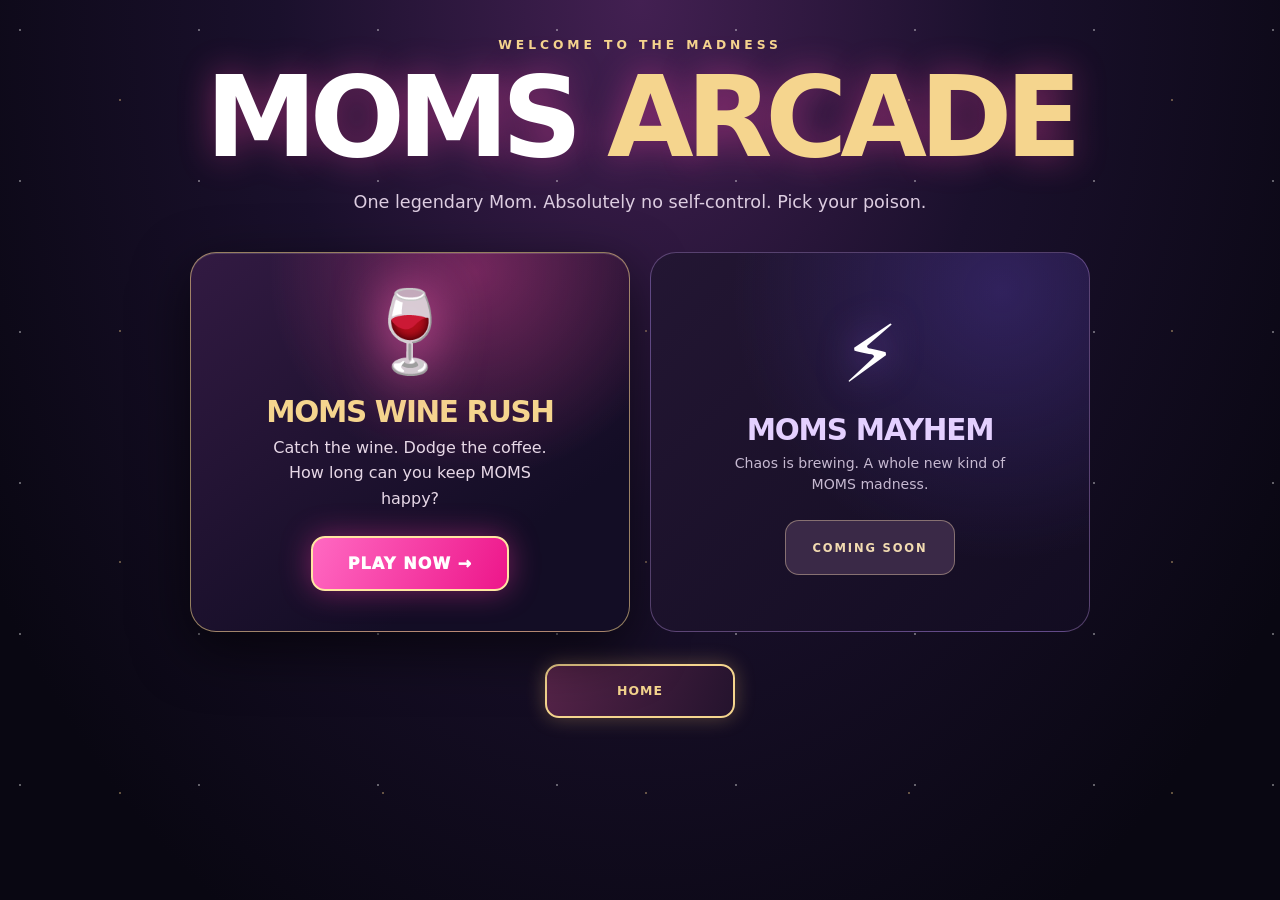
<file: arcade/index.html>
<!doctype html>
<html lang="en"><head><meta charset="utf-8"><meta name="viewport" content="width=device-width,initial-scale=1"><meta name="theme-color" content="#120a1f"><title>MOMS ARCADE — MOMS 2.0</title>
<style>
:root{--gold:#f5d58e;--pink:#ff49ae;--blue:#7bcfff}*{box-sizing:border-box}html{scroll-behavior:smooth}body{margin:0;min-height:100vh;font-family:system-ui,-apple-system,Segoe UI,sans-serif;color:#fff;background:radial-gradient(ellipse at 50% 0%,#432052 0%,#1a102c 40%,#090712 85%);overflow-x:hidden}body:before{content:"";position:fixed;inset:0;pointer-events:none;opacity:.36;background-image:radial-gradient(1px 1px at 20px 30px,#fff 99%,transparent),radial-gradient(1px 1px at 120px 100px,#ffd68e 99%,transparent);background-size:179px 151px,263px 231px}a{color:inherit;text-decoration:none}.wrap{position:relative;width:min(1120px,calc(100% - 32px));margin:auto}.top{display:flex;justify-content:center;padding:28px 0 10px}.back{display:inline-flex;align-items:center;justify-content:center;padding:12px 24px;border:1px solid #f5d58eaa;border-radius:14px;background:#1d122acc;color:var(--gold);font-weight:900;letter-spacing:.08em;font-size:.78rem;transition:.2s}.back:hover{box-shadow:0 0 26px #f3bf7359;transform:translateY(-2px)}header{text-align:center;padding:38px 0 40px}.kicker{font-size:.77rem;letter-spacing:.32em;color:var(--gold);font-weight:900}h1{margin:12px 0;font-size:clamp(3.5rem,10vw,7rem);line-height:.96;letter-spacing:-.065em;color:#fff;text-shadow:0 0 35px #ff48ac6b}h1 span{color:var(--gold)}header p{color:#ddcde1;font-size:1.1rem;margin:20px auto 0;max-width:600px}.arcade{display:grid;grid-template-columns:minmax(0,1.25fr) minmax(280px,.75fr);gap:24px;margin:0 auto 60px}.game-card{position:relative;isolation:isolate;overflow:hidden;border:1px solid #f6d58c91;border-radius:28px;padding:40px;min-height:425px;background:radial-gradient(circle at 65% 5%,#ff47a15c,transparent 45%),linear-gradient(145deg,#321a42,#130d25 75%);box-shadow:0 18px 55px #0009,inset 0 1px #ffffff24;display:flex;flex-direction:column;align-items:center;text-align:center;justify-content:center;transition:transform .25s,box-shadow .25s}.game-card:hover{transform:translateY(-5px);box-shadow:0 25px 70px #000a,0 0 32px #f3bd6d55}.emblem{font-size:clamp(5rem,13vw,8rem);line-height:1;filter:drop-shadow(0 0 27px #ff62b5);animation:float 3.8s ease-in-out infinite}.game-card h2{font-size:clamp(2rem,4vw,3.1rem);letter-spacing:-.045em;margin:23px 0 6px;color:var(--gold)}.game-card p{color:#e7d8e7;line-height:1.6;max-width:370px;margin:0 0 25px}.play{display:inline-flex;justify-content:center;align-items:center;padding:16px 35px;border:2px solid #ffe6a2;border-radius:14px;background:linear-gradient(115deg,#ff69c2,#ed168a);color:white;font-weight:950;letter-spacing:.07em;box-shadow:0 0 30px #ff39a86c;transition:.2s}.game-card:hover .play{box-shadow:0 0 40px #ff68c0a0}.side{display:flex;flex-direction:column;gap:24px}.coming{position:relative;flex:1;border:1px solid #b58cda66;border-radius:26px;min-height:200px;padding:28px;background:radial-gradient(circle at 80% 10%,#5840b85a,transparent 55%),linear-gradient(135deg,#231633,#120c21);display:flex;flex-direction:column;align-items:center;justify-content:center;text-align:center}.coming .icon{font-size:3.5rem;filter:drop-shadow(0 0 18px #a66dff88)}.coming h3{font-size:1.45rem;margin:12px 0 6px;color:#e4d0ff}.coming p{margin:0;color:#c6b9d1;line-height:1.5;font-size:.88rem}.soon{margin-top:18px;color:#ffdf9b;font-size:.72rem;letter-spacing:.16em;font-weight:900}footer{text-align:center;padding:25px 0 55px;color:#a995b0;font-size:.82rem}@keyframes float{50%{transform:translateY(-12px)}}@media(max-width:760px){.arcade{grid-template-columns:1fr}.game-card{min-height:360px;padding:32px 20px}.side{display:grid;grid-template-columns:1fr 1fr}.coming{min-height:200px;padding:20px}}@media(max-width:480px){.side{grid-template-columns:1fr}.coming{min-height:170px}header{padding:26px 0 32px}h1{font-size:3.4rem}}@media(prefers-reduced-motion:reduce){*,*:before,*:after{animation:none!important;transition:none!important}}

/* Equal-size arcade game tiles, including upcoming games */
.arcade{grid-template-columns:repeat(3,minmax(0,1fr));align-items:stretch;gap:20px}
.game-card,.coming{min-height:380px;height:100%;padding:30px 20px;border-radius:26px}
.side{display:contents}
.game-card h2{font-size:clamp(1.55rem,2.3vw,2.25rem)}
.game-card .emblem{font-size:5rem}
.coming .icon{font-size:5rem}
.coming h3{font-size:clamp(1.55rem,2.3vw,2.25rem);letter-spacing:-.04em}
.coming p,.game-card p{max-width:290px}
.coming .soon{display:inline-flex;align-items:center;justify-content:center;min-height:55px;min-width:170px;padding:15px 25px;border:1px solid #d6bca07d;border-radius:14px;background:#3a2947;color:#f2dbb1;margin-top:25px}
.top{justify-content:flex-start;padding:24px 0 10px}.top .back{min-width:150px;border:2px solid #f5d58e;background:linear-gradient(110deg,#562449,#24132d);box-shadow:0 0 20px #f2bd7650}
@media(max-width:850px){.arcade{grid-template-columns:1fr}.side{display:contents}.game-card,.coming{min-height:315px;height:auto}.game-card{padding:30px 20px}.coming{padding:30px 20px}}

/* Two balanced game cards with a centered bottom HOME button */
.arcade{grid-template-columns:repeat(2,minmax(0,1fr));max-width:900px;margin-bottom:32px}
.bottom-home{display:flex;justify-content:center;margin:0 auto 25px}.bottom-home .back{min-width:190px;min-height:54px;border:2px solid #f5d58e;background:linear-gradient(110deg,#562449,#24132d);box-shadow:0 0 20px #f2bd7650}
@media(max-width:650px){.arcade{grid-template-columns:1fr;max-width:500px}}
</style></head><body><div class="wrap"><header><div class="kicker">WELCOME TO THE MADNESS</div><h1>MOMS <span>ARCADE</span></h1><p>One legendary Mom. Absolutely no self-control. Pick your poison.</p></header><main class="arcade"><a class="game-card" href="/game/" aria-label="Play MOMS Wine Rush"><div class="emblem" aria-hidden="true">🍷</div><h2>MOMS WINE RUSH</h2><p>Catch the wine. Dodge the coffee. How long can you keep MOMS happy?</p><span class="play">PLAY NOW →</span></a><div class="side"><div class="coming"><div class="icon" aria-hidden="true">⚡</div><h3>MOMS MAYHEM</h3><p>Chaos is brewing. A whole new kind of MOMS madness.</p><div class="soon">COMING SOON</div></div></div></main><div class="bottom-home"><a class="back" href="/">HOME</a></div></div></body></html>
</file>
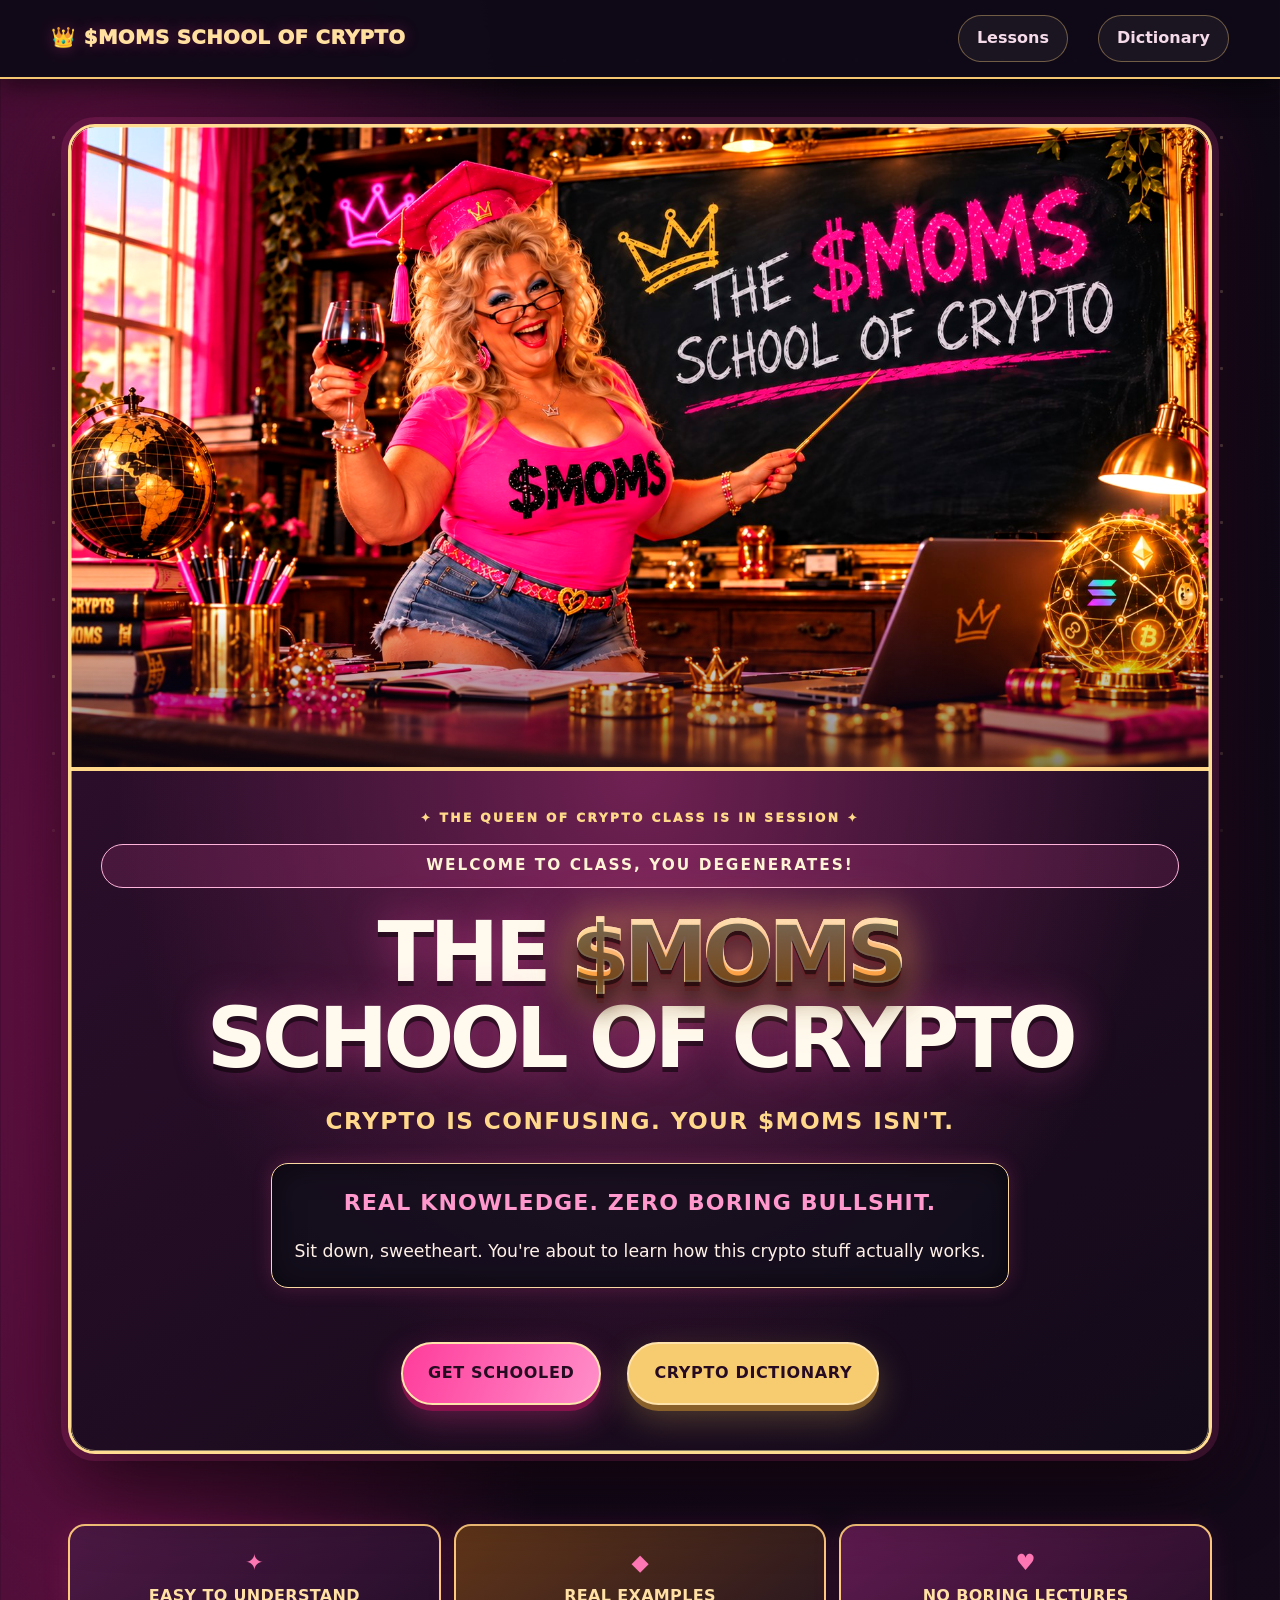
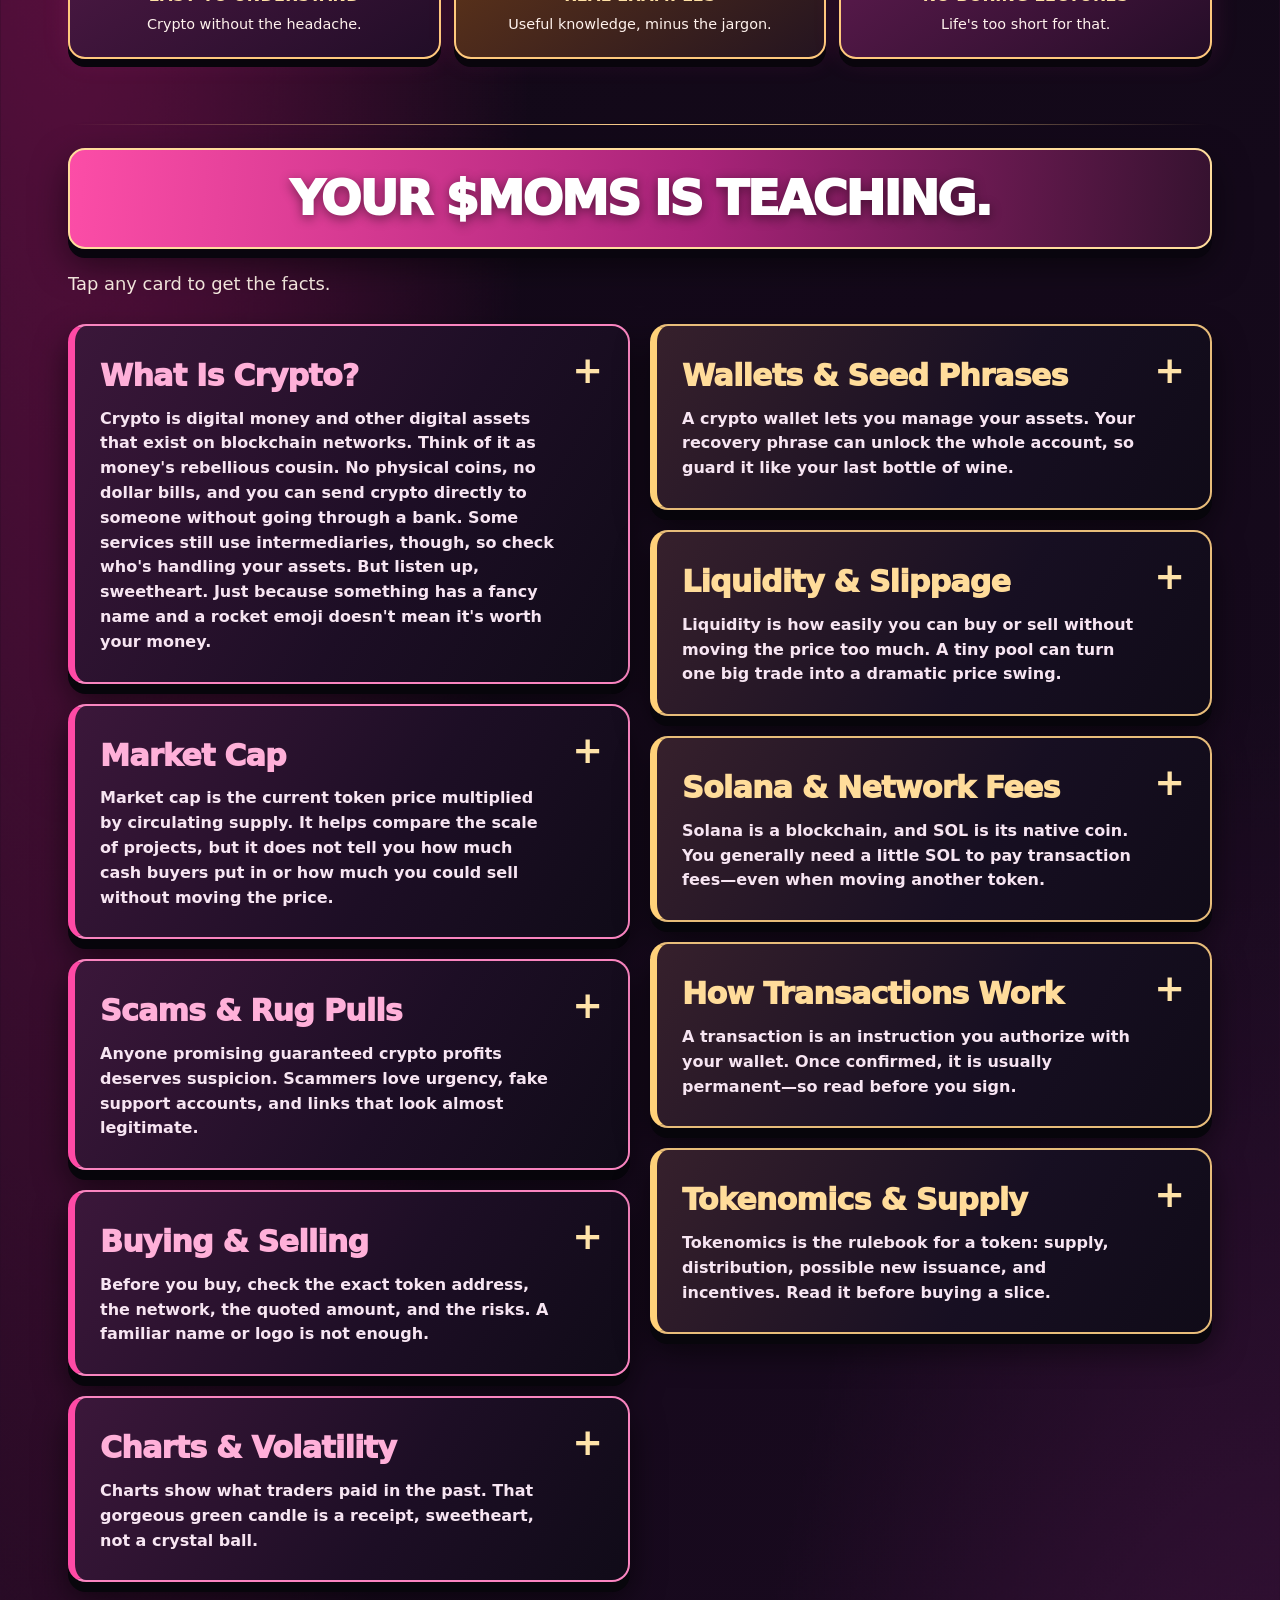
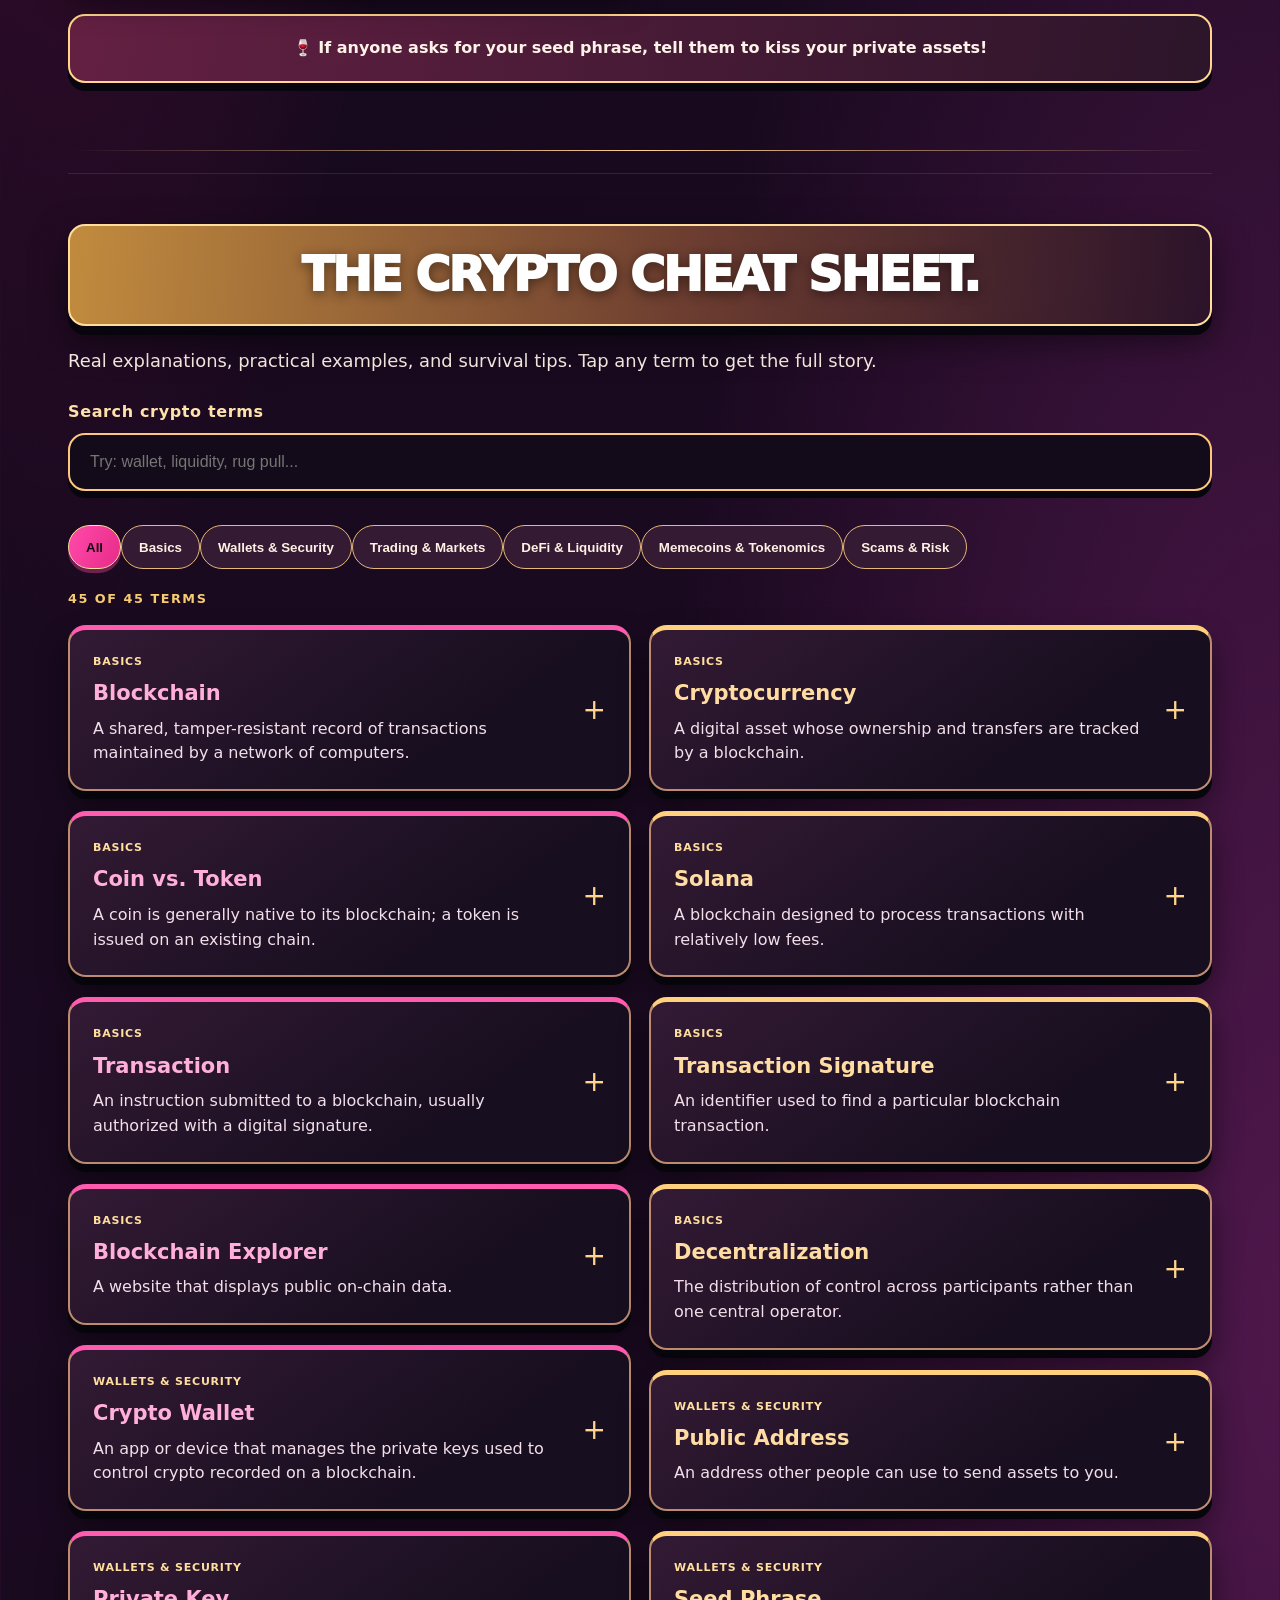
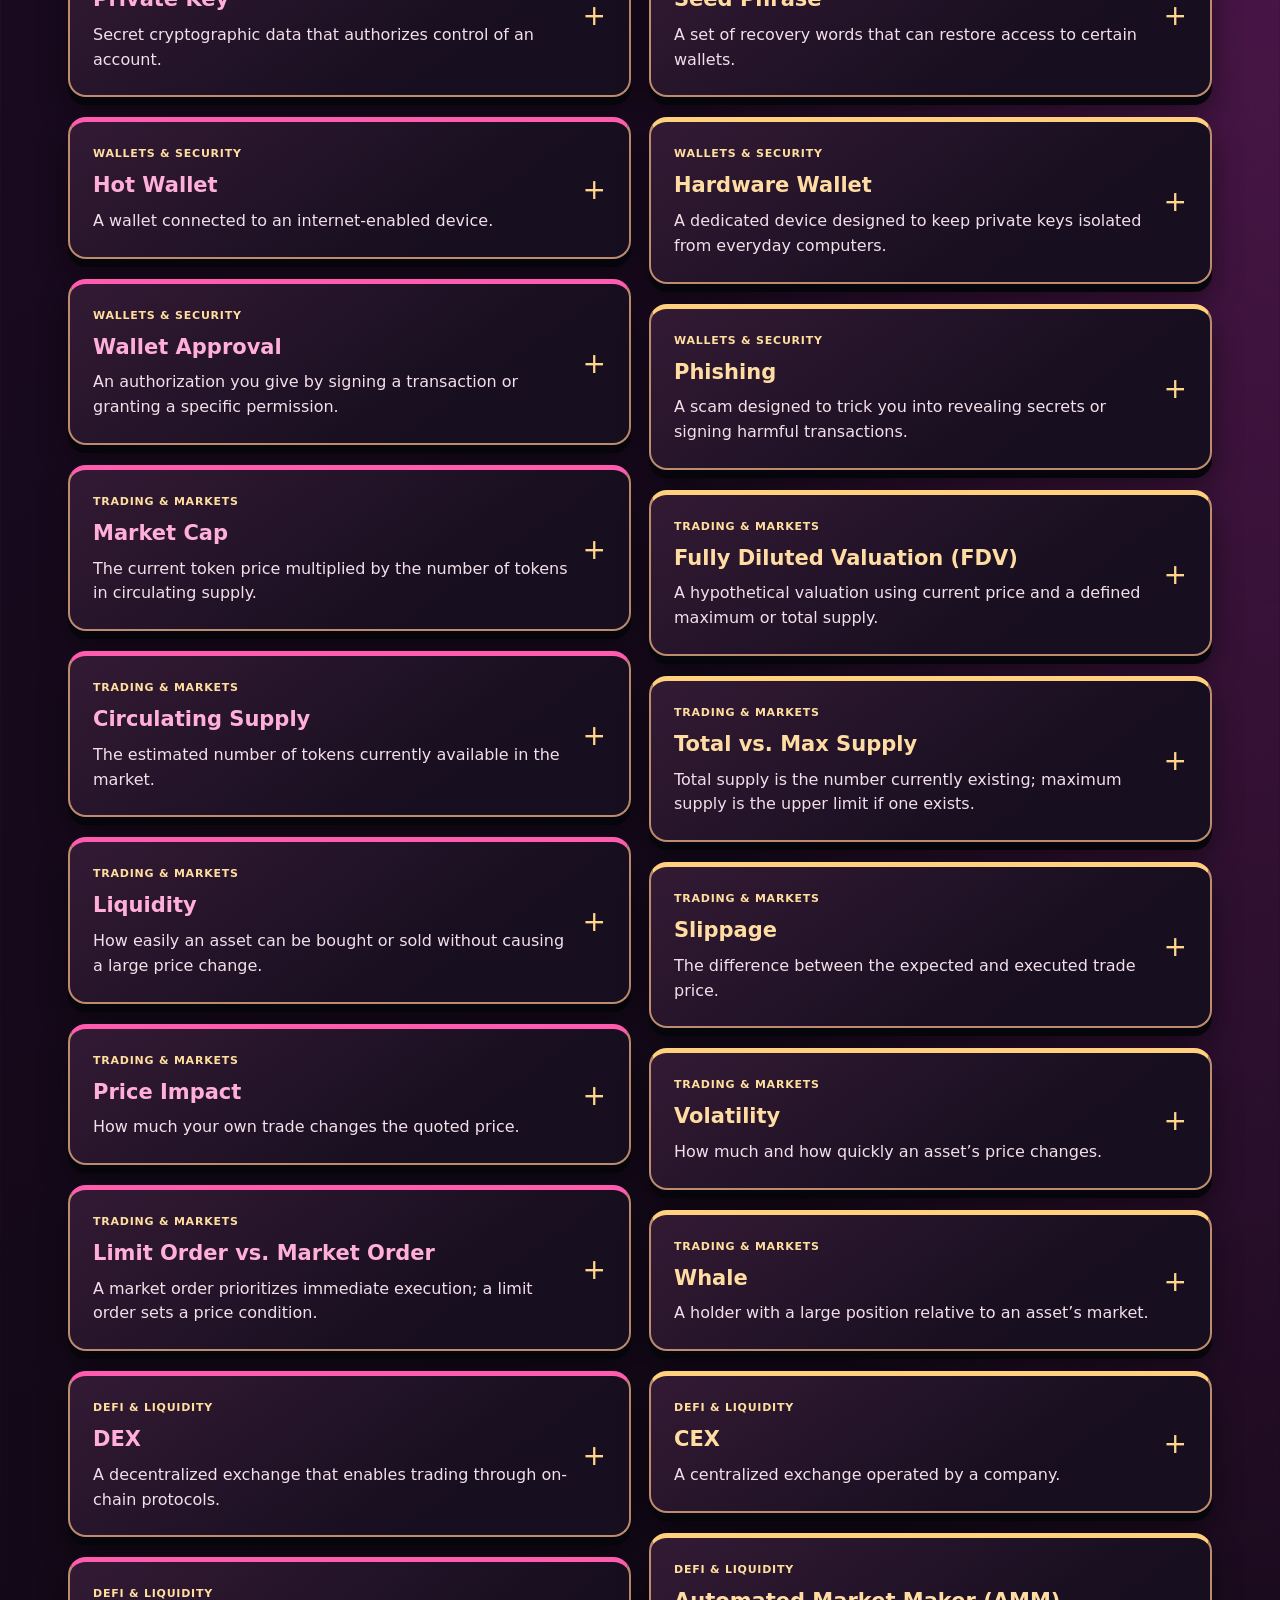
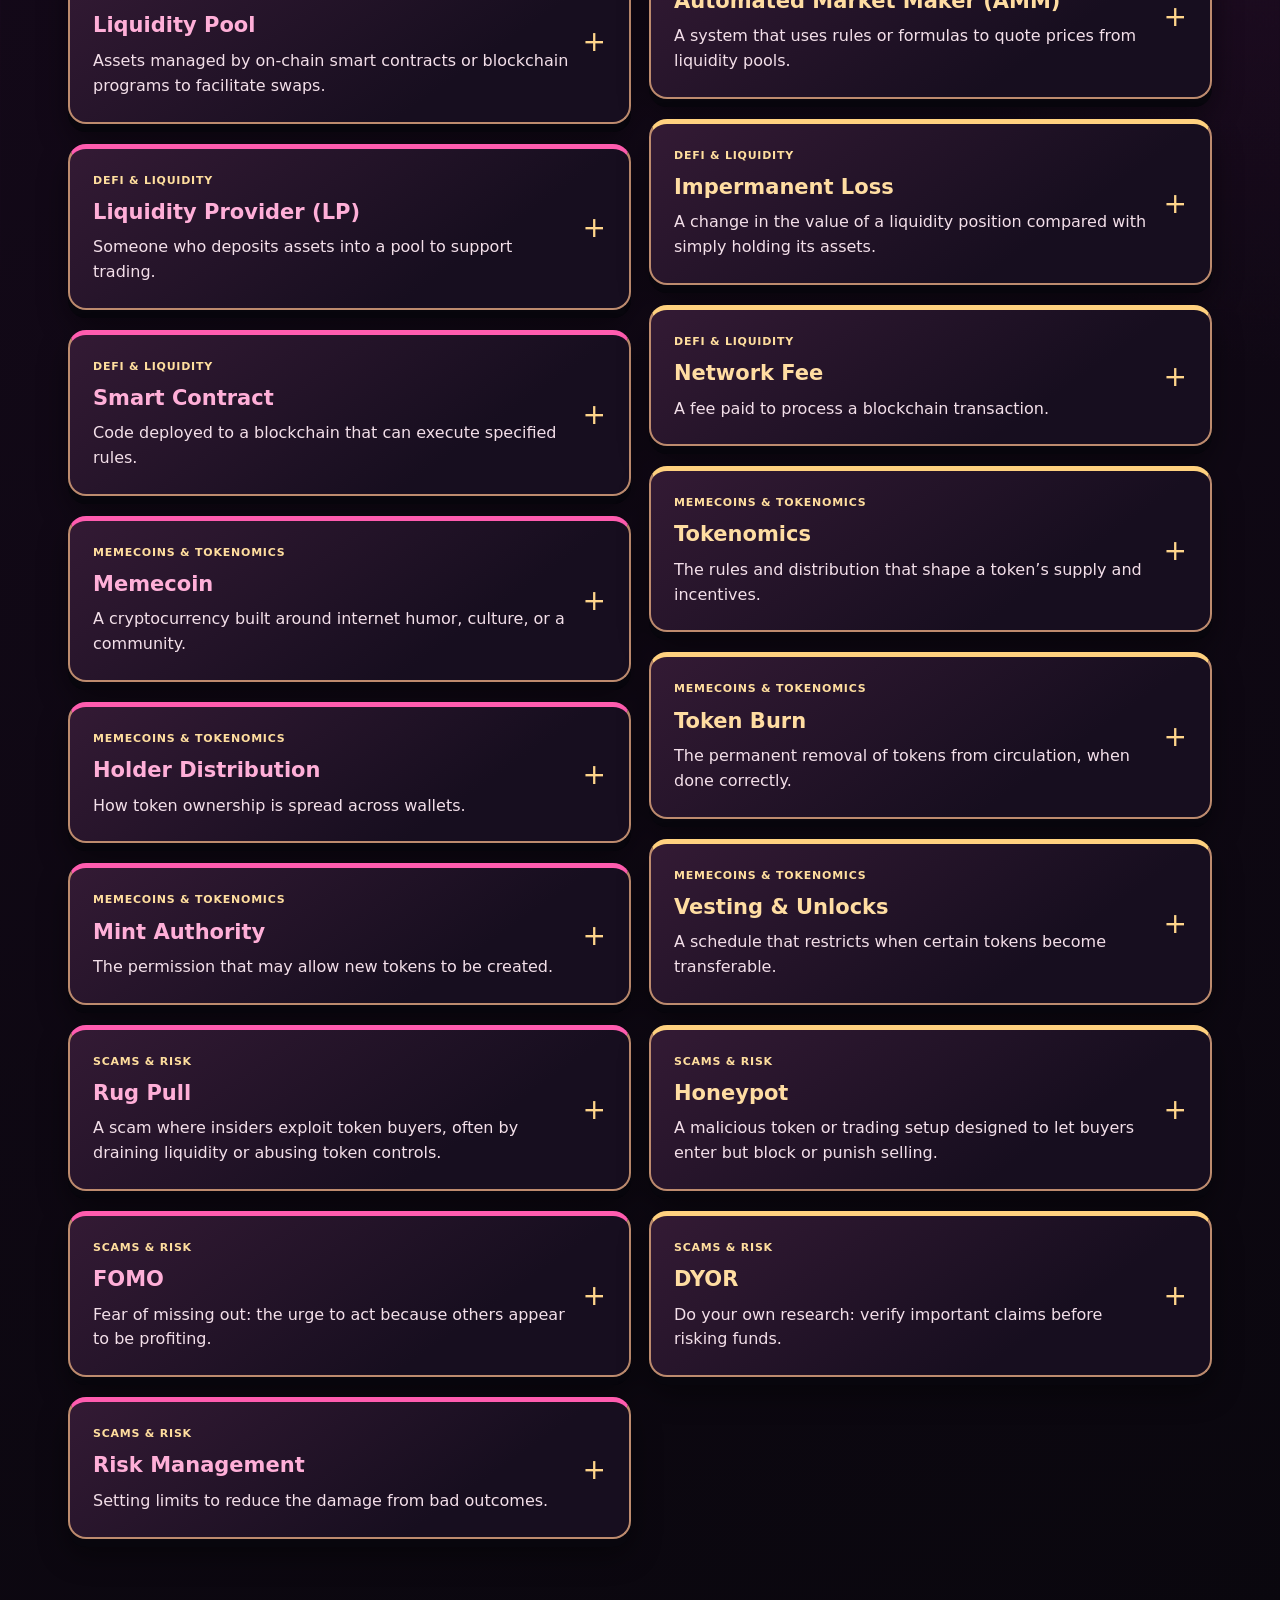
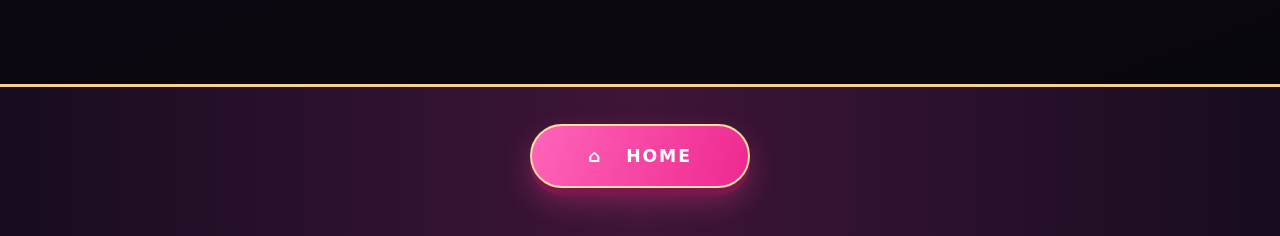
<file: education/index.html>
<!DOCTYPE html>
<html lang="en"><head><meta charset="utf-8"/><meta content="width=device-width,initial-scale=1" name="viewport"/><title>The $MOMS School of Crypto | Your $MOMS</title><meta name="description" content="Crypto is confusing. Your $MOMS isn't. Get schooled with hilarious crypto lessons and a beginner-friendly dictionary."/><meta property="og:type" content="website"/><meta property="og:url" content="https://yourmoms.xyz/education/"/><meta property="og:title" content="The $MOMS School of Crypto"/><meta property="og:description" content="Crypto is confusing. Your $MOMS isn't. Get schooled by Your $MOMS!"/><meta property="og:image" content="https://yourmoms.xyz/education/banner.jpg"/><meta name="twitter:card" content="summary_large_image"/><meta name="twitter:title" content="The $MOMS School of Crypto"/><meta name="twitter:description" content="Crypto is confusing. Your $MOMS isn't. Get schooled by Your $MOMS!"/><meta name="twitter:image" content="https://yourmoms.xyz/education/banner.jpg"/><style>:root{font-family:system-ui,Arial,sans-serif;color:#fff;background:#100b18}*{box-sizing:border-box}body{margin:0;background:radial-gradient(ellipse at 50% 0,#602052 0,#190f25 48%,#100b18 100%);min-height:100vh}header{display:flex;align-items:center;justify-content:space-between;padding:18px 5%;border-bottom:1px solid #ffffff30;background:#160f20aa}a{color:inherit}header strong{color:#ff68bb;font-size:1.15rem}nav a{margin-left:18px;text-decoration:none}main{max-width:1100px;margin:auto;padding:40px 20px}.hero{text-align:center;padding:40px 12px 55px}.eyebrow{color:#f9cf72;font-weight:800;letter-spacing:.2em}h1{font-size:clamp(2.6rem,7vw,5.4rem);line-height:1.05;margin:18px 0;text-shadow:0 4px 30px #ff2f9c77}h1 span{color:#ff64b7}.subtitle{font-size:clamp(1.1rem,2vw,1.4rem);color:#f6d6ea}.teacher{margin:24px auto;padding:20px;max-width:670px;background:#ffffff12;border:1px solid #ff8ac155;border-radius:22px;box-shadow:0 15px 60px #0005}.teacher .emoji{font-size:4rem}.teacher p{font-size:1.25rem;font-weight:750}.btn{border:0;border-radius:100px;background:linear-gradient(110deg,#ff3c9b,#ff8fca);color:#260b22;font-weight:900;padding:15px 24px;cursor:pointer;font-size:1rem;box-shadow:0 6px 25px #ff3c9b50}.btn.alt{background:#f7cb70}.section-title{font-size:2rem;margin-top:42px}.grid{display:grid;grid-template-columns:repeat(auto-fit,minmax(250px,1fr));gap:18px}.card{background:#24162e;border:1px solid #ffffff27;border-radius:20px;padding:24px;box-shadow:0 8px 25px #0003}.card h3{color:#ff80c5;font-size:1.4rem;margin-top:5px}.card p{color:#f4dfed;line-height:1.6}.tag{color:#f5c974;font-size:.8rem;font-weight:900;letter-spacing:.1em}.dictionary{display:grid;grid-template-columns:repeat(auto-fit,minmax(230px,1fr));gap:12px}.term{background:#27162e;border:1px solid #ffffff22;border-radius:14px;padding:18px}.term b{color:#f7ce78}.term p{line-height:1.5}input{width:100%;padding:15px 18px;border-radius:12px;border:2px solid #ff6db4;background:#160e1d;color:white;font-size:1rem;margin:0 0 18px}label{display:block;margin:12px 0 8px}@media(max-width:600px){header{flex-direction:column;gap:12px}nav a{margin:0 8px}.hero{padding-top:10px}}
html{scroll-behavior:smooth}body{background:radial-gradient(circle at 10% 8%,#73215e 0,transparent 35%),radial-gradient(circle at 85% 28%,#3d2155 0,transparent 34%),#100a18}body:before{content:"";position:fixed;inset:0;pointer-events:none;opacity:.23;background-image:radial-gradient(#ffd98b 1px,transparent 1px);background-size:49px 49px;mask-image:linear-gradient(#000,transparent 95%)}header{position:sticky;top:0;z-index:10;backdrop-filter:blur(18px);background:#170e20df}header strong{font-weight:1000;letter-spacing:.04em}nav a{font-weight:750;color:#f7d7e8}nav a:hover{color:#ffc75c}.hero{padding:65px 12px 70px}.eyebrow{font-size:.83rem}.subtitle{font-weight:800;letter-spacing:.045em}.teacher{display:grid;grid-template-columns:minmax(190px, .9fr) 1.1fr;align-items:center;gap:24px;max-width:840px;text-align:left;padding:22px;background:linear-gradient(125deg,#472442,#231529);border:2px solid #eebf66;box-shadow:0 15px 65px #0008,0 0 42px #ff40a025}.teacher p{font-size:clamp(1.2rem,2.4vw,1.75rem);line-height:1.5}.teacher small{color:#f7cb70;font-weight:850;letter-spacing:.07em}.chalkboard{height:235px;display:flex;flex-direction:column;align-items:center;justify-content:center;gap:12px;background:linear-gradient(145deg,#19473e,#0a262b);border:10px solid #9e6638;border-radius:8px;box-shadow:inset 0 0 25px #0008,0 8px 15px #0005;text-align:center;transform:rotate(-2deg)}.chalkboard strong{font-family:Georgia,serif;font-size:clamp(2rem,4vw,3rem);line-height:1.04;color:#fff6d4;text-shadow:1px 2px #ffffff40}.chalk-top,.chalk-bottom{color:#f7c9dc;font-size:.72rem;letter-spacing:.2em;font-weight:900}.btn{display:inline-block;text-decoration:none;margin:12px 7px 0;transition:transform .2s,box-shadow .2s}.btn:hover{transform:translateY(-4px);box-shadow:0 12px 30px #ff3c9b90}.btn.alt{background:#f7cb70}.section-kicker{color:#f8cd72;font-size:.8rem;letter-spacing:.2em;font-weight:950;margin-top:55px}.section-title{margin:8px 0 10px;font-size:clamp(2rem,4vw,3.2rem);letter-spacing:-.035em}.section-intro{color:#e8cadf;margin-bottom:24px}.card{position:relative;overflow:hidden;transition:transform .2s,border-color .2s;background:linear-gradient(145deg,#362039,#201426);border-color:#9c557d70}.card:hover{transform:translateY(-5px);border-color:#ff83c4}.card-spark{position:absolute;right:20px;top:13px;color:#ffcb76;font-size:2rem}.card h3{font-size:1.55rem}.card p{line-height:1.7}.card details{border-top:1px solid #ffffff2a;padding-top:15px;margin-top:18px}.card summary{color:#f9ce78;font-weight:900;cursor:pointer;list-style:none}.card summary:focus-visible,.btn:focus-visible,nav a:focus-visible{outline:3px solid white;outline-offset:4px}.card details[open] summary{color:#ff91c9}.warning{margin:30px 0 65px;padding:22px;border:1px solid #f7cc75;border-radius:18px;background:#54302b70;font-weight:850;text-align:center}.count{font-size:.8rem;font-weight:900;color:#f7cb70;margin-bottom:16px;letter-spacing:.12em}.term{background:linear-gradient(145deg,#302039,#201525);border:1px solid #6d4869;transition:border-color .2s}.term:hover{border-color:#f7c979}.term b{font-size:1.13rem}.term p{color:#f1dce9}#dictionary{padding-bottom:70px}#lessons,#dictionary{scroll-margin-top:95px}@media(max-width:650px){header{padding:14px 12px}.hero{padding:35px 0 45px}.teacher{grid-template-columns:1fr;text-align:center;padding:15px}.chalkboard{height:190px;max-width:330px;width:100%;margin:auto}.btn{display:block;max-width:330px;margin:12px auto}.card{padding:21px}.section-kicker{margin-top:40px}}
@media(prefers-reduced-motion:reduce){html{scroll-behavior:auto}*{transition:none!important}}

/* V9: cleaner lesson cards with stronger titles */
.card h3{font-weight:950;font-size:clamp(1.55rem,2.3vw,1.9rem);color:#ffe6f5;letter-spacing:.015em;line-height:1.22;text-shadow:0 0 11px rgba(255,70,165,.62),0 2px 0 rgba(0,0,0,.4);padding-right:28px;}
.card{border-color:rgba(255,112,190,.43);}
.card:hover h3{color:#fff;text-shadow:0 0 16px rgba(255,80,175,.9),0 0 25px rgba(255,170,218,.42);}
@media(prefers-reduced-motion:no-preference){.card h3{animation:titleShimmer 4s ease-in-out infinite alternate;}@keyframes titleShimmer{0%,60%{text-shadow:0 0 8px rgba(255,70,165,.4)}100%{text-shadow:0 0 16px rgba(255,70,165,.85),0 0 24px rgba(255,186,226,.35)}}}
</style><style id="v4-style">body{background:radial-gradient(circle at 50% 0,#49112f 0,transparent 46%),#09070c}header{background:#09070df2;border-bottom:1px solid #d69d4c66}header strong{color:#ffd780}main{max-width:1180px;padding-top:0}.hero{padding:28px 0 36px}.hero-layout{display:grid;grid-template-columns:43% 57%;align-items:stretch;min-height:490px;border:2px solid #b47d42;border-radius:18px;overflow:hidden;background:linear-gradient(140deg,#120e14,#251020 60%,#09080c);box-shadow:0 20px 70px #000b,0 0 36px #ff3b8c28}.hero-portrait{position:relative;overflow:hidden;background:#170c14}.hero-portrait img{height:100%;width:100%;object-fit:cover;object-position:center top;display:block}.hero-content{padding:48px 30px 38px;text-align:center;display:flex;flex-direction:column;justify-content:center}.hero-content h1{font-size:clamp(2.25rem,4.2vw,4.15rem);line-height:1.1;margin:16px 0}.hero-content .eyebrow{color:#ff68b3;letter-spacing:.08em;font-size:clamp(.8rem,1.2vw,1rem)}.hero-content .subtitle{font-size:clamp(1rem,1.7vw,1.22rem);color:#ffe0a5}.hero-chalk{border:2px solid #b68b55;background:linear-gradient(120deg,#102922,#0b1d1b);border-radius:12px;padding:21px;margin-top:23px;box-shadow:inset 0 0 28px #0008}.hero-chalk strong{color:#ff83c1;letter-spacing:.05em}.hero-chalk p{font-size:1.06rem;line-height:1.6;margin-bottom:0}.hero-actions{margin-top:18px}.benefits{display:grid;grid-template-columns:repeat(3,1fr);gap:14px;padding:14px 0 25px;text-align:center}.benefits div{border:1px solid #b18a5280;border-radius:14px;background:#160d17;padding:17px;color:#ff78b6;font-size:1.4rem}.benefits b,.benefits span{display:block}.benefits b{color:#ffda8b;font-size:.88rem;margin:9px 0}.benefits span{color:#f3e4ed;font-size:.87rem}.card{border:1px solid #d2a454;background:linear-gradient(145deg,#301626,#140e17);box-shadow:0 5px 22px #0008}.card h3{color:#ffe0a0}.term{border-color:#bd9251;background:#140f16}.section-kicker{color:#ff78bd}footer{text-align:center;padding:30px 15px;color:#f4d7e8;border-top:1px solid #ac834855}@media(max-width:760px){.hero-layout{grid-template-columns:1fr}.hero-portrait{height:340px}.hero-portrait img{object-position:center 24%}.hero-content{padding:30px 18px}.hero-content h1{font-size:clamp(2.1rem,9vw,3.8rem)}.benefits{grid-template-columns:1fr;gap:8px}.benefits div{padding:12px}.hero-actions .btn{max-width:100%}}@media(max-width:430px){.hero-portrait{height:270px}header strong{font-size:.95rem}.hero-content{padding:25px 12px}}
/* V9: cleaner lesson cards with stronger titles */
.card h3{font-weight:950;font-size:clamp(1.55rem,2.3vw,1.9rem);color:#ffe6f5;letter-spacing:.015em;line-height:1.22;text-shadow:0 0 11px rgba(255,70,165,.62),0 2px 0 rgba(0,0,0,.4);padding-right:28px;}
.card{border-color:rgba(255,112,190,.43);}
.card:hover h3{color:#fff;text-shadow:0 0 16px rgba(255,80,175,.9),0 0 25px rgba(255,170,218,.42);}
@media(prefers-reduced-motion:no-preference){.card h3{animation:titleShimmer 4s ease-in-out infinite alternate;}@keyframes titleShimmer{0%,60%{text-shadow:0 0 8px rgba(255,70,165,.4)}100%{text-shadow:0 0 16px rgba(255,70,165,.85),0 0 24px rgba(255,186,226,.35)}}}
</style><style id="v5-style">.hero-layout{display:flex;flex-direction:column;min-height:0}.hero-portrait{height:auto;line-height:0;background:#100b14}.hero-portrait img{display:block;width:100%;height:auto;object-fit:contain;object-position:center}.hero-content{padding:24px 24px 34px}.hero-content h1{font-size:clamp(1.8rem,4vw,3.2rem)}@media(max-width:760px){.hero-portrait{height:auto}.hero-portrait img{height:auto;object-fit:contain}.hero-content{padding:22px 14px 30px}}@media(max-width:430px){.hero-portrait{height:auto}}
/* V9: cleaner lesson cards with stronger titles */
.card h3{font-weight:950;font-size:clamp(1.55rem,2.3vw,1.9rem);color:#ffe6f5;letter-spacing:.015em;line-height:1.22;text-shadow:0 0 11px rgba(255,70,165,.62),0 2px 0 rgba(0,0,0,.4);padding-right:28px;}
.card{border-color:rgba(255,112,190,.43);}
.card:hover h3{color:#fff;text-shadow:0 0 16px rgba(255,80,175,.9),0 0 25px rgba(255,170,218,.42);}
@media(prefers-reduced-motion:no-preference){.card h3{animation:titleShimmer 4s ease-in-out infinite alternate;}@keyframes titleShimmer{0%,60%{text-shadow:0 0 8px rgba(255,70,165,.4)}100%{text-shadow:0 0 16px rgba(255,70,165,.85),0 0 24px rgba(255,186,226,.35)}}}
</style><style id="v7-style">.term-filters{display:flex;flex-wrap:wrap;gap:9px;margin:18px 0 12px}.filter-btn{border:1px solid #f2a9d2;background:#2b112b;color:#ffeaf7;border-radius:999px;padding:10px 15px;font-weight:750;cursor:pointer;min-height:44px}.filter-btn.active,.filter-btn:hover{background:#ff4ba7;color:#19091b;border-color:#ffd48a}.dictionary{display:grid;grid-template-columns:repeat(auto-fit,minmax(min(100%,330px),1fr));gap:14px;align-items:start}.term-expanded{align-self:start;background:linear-gradient(140deg,#261325,#160f1b);border:1px solid #b47b8b;border-radius:18px;padding:0;overflow:hidden;color:#fff}.term-expanded summary{list-style:none;cursor:pointer;display:flex;gap:12px;align-items:center;justify-content:space-between;padding:20px;min-height:90px}.term-expanded summary::-webkit-details-marker{display:none}.term-label{display:flex;flex-direction:column;gap:7px}.term-label small{color:#ffd58b;font-size:11px;font-weight:800;letter-spacing:.07em;text-transform:uppercase}.term-label strong{font-size:21px;color:#ff80c0}.term-label span{line-height:1.55;color:#f3dfe9}.term-plus{font-size:28px;color:#ffd58b;flex:none}.term-expanded[open] .term-plus{transform:rotate(45deg)}.term-body{padding:0 20px 20px;border-top:1px solid #ffffff2e}.term-body h4{color:#ffd58b;font-size:12px;letter-spacing:.08em;margin:22px 0 7px}.term-body p{line-height:1.7;margin:0;color:#f8eaf2}.moms-tip{margin-top:20px;background:#542044;border-left:4px solid #ff64ae;padding:16px;border-radius:9px}.moms-tip b{color:#ffe0a4}.moms-tip p{margin-top:8px}.empty{padding:20px}@media(max-width:600px){.term-expanded summary{padding:16px}.term-body{padding:0 16px 18px}.term-label strong{font-size:19px}}
/* V9: cleaner lesson cards with stronger titles */
.card h3{font-weight:950;font-size:clamp(1.55rem,2.3vw,1.9rem);color:#ffe6f5;letter-spacing:.015em;line-height:1.22;text-shadow:0 0 11px rgba(255,70,165,.62),0 2px 0 rgba(0,0,0,.4);padding-right:28px;}
.card{border-color:rgba(255,112,190,.43);}
.card:hover h3{color:#fff;text-shadow:0 0 16px rgba(255,80,175,.9),0 0 25px rgba(255,170,218,.42);}
@media(prefers-reduced-motion:no-preference){.card h3{animation:titleShimmer 4s ease-in-out infinite alternate;}@keyframes titleShimmer{0%,60%{text-shadow:0 0 8px rgba(255,70,165,.4)}100%{text-shadow:0 0 16px rgba(255,70,165,.85),0 0 24px rgba(255,186,226,.35)}}}
</style><style id="v11-independent-columns">
/* Each dictionary column has its own layout flow; opening one card cannot stretch its neighbor. */
#terms.dictionary {display:grid;grid-template-columns:repeat(2,minmax(0,1fr));gap:18px;align-items:start;}
#terms .term-column {display:flex;flex-direction:column;gap:14px;min-width:0;align-items:stretch;}
#terms .term-expanded {height:auto;align-self:auto;flex:0 0 auto;}
@media(max-width:680px){#terms.dictionary{grid-template-columns:minmax(0,1fr)}#terms .term-column{display:contents}#terms .term-expanded{width:100%}}
</style><style id="independent-lesson-columns">
#lessonGrid.grid{display:grid;grid-template-columns:repeat(2,minmax(0,1fr));gap:18px;align-items:start}
#lessonGrid .lesson-column{display:flex;flex-direction:column;gap:18px;min-width:0;align-items:stretch}
#lessonGrid .lesson-column>.card{height:auto;align-self:stretch}
@media(max-width:680px){#lessonGrid.grid{grid-template-columns:minmax(0,1fr)}#lessonGrid .lesson-column{display:contents}}
</style><style id="v14-clickable-lessons">
/* The complete lesson card is the native accessible disclosure control. */
#lessonGrid .lesson-card{padding:0;cursor:pointer;overflow:hidden;}
#lessonGrid .lesson-card>summary{display:flex;align-items:flex-start;justify-content:space-between;gap:14px;list-style:none;padding:24px;cursor:pointer;min-height:100%;}
#lessonGrid .lesson-card>summary::-webkit-details-marker{display:none;}
#lessonGrid .lesson-card>summary::marker{content:"";}
#lessonGrid .lesson-card>summary h3{margin:5px 0 12px;padding:0;}
#lessonGrid .lesson-card>summary p{margin:0;}
#lessonGrid .lesson-card .lesson-card-toggle{color:#ffd27c;font-size:2rem;font-weight:700;line-height:1;flex:none;}
#lessonGrid .lesson-card[open] .lesson-card-toggle{transform:rotate(45deg);}
#lessonGrid .lesson-card .lesson-card-body{border-top:1px solid #ffffff2a;padding:6px 24px 24px;cursor:text;}
#lessonGrid .lesson-card .lesson-card-body p{margin:12px 0 0;}
#lessonGrid .lesson-card>summary:focus-visible{outline:3px solid #fff;outline-offset:-5px;border-radius:16px;}
@media(max-width:650px){#lessonGrid .lesson-card>summary{padding:21px}#lessonGrid .lesson-card .lesson-card-body{padding:6px 21px 21px}}
</style><style id="v15-layout-fix">
/* Keep the three highlights in one horizontal strip on every screen. */
.benefits{display:grid!important;grid-template-columns:repeat(3,minmax(0,1fr))!important;gap:12px!important;align-items:stretch;padding:12px 0 22px!important}
.benefits>div{min-width:0;padding:16px 10px!important;display:flex;flex-direction:column;align-items:center;justify-content:center;line-height:1.3}
.benefits b{font-size:clamp(.72rem,1.4vw,.95rem)!important;line-height:1.25}
.benefits span{font-size:clamp(.72rem,1.25vw,.9rem)!important;line-height:1.35}
.school-footer{display:flex;justify-content:center;align-items:center;padding:34px 16px 42px!important}
.school-home-btn{display:inline-flex;align-items:center;justify-content:center;min-height:52px;min-width:200px;padding:12px 30px;border-radius:999px;border:2px solid #f6c46e;background:linear-gradient(135deg,#ff3f9e,#c82376);color:white!important;font-size:1.08rem;font-weight:900;letter-spacing:.11em;text-decoration:none!important;box-shadow:0 7px 22px #ff32943b}
.school-home-btn:hover,.school-home-btn:focus-visible{background:linear-gradient(135deg,#ff68b7,#db368c);outline-offset:4px}
@media(max-width:760px){.benefits{gap:7px!important}.benefits>div{padding:13px 5px!important;font-size:1.05rem!important}.benefits b{font-size:.67rem!important;letter-spacing:0!important}.benefits span{font-size:.68rem!important}}
@media(max-width:370px){.benefits{gap:5px!important}.benefits>div{padding:11px 3px!important}.benefits b{font-size:.6rem!important}.benefits span{font-size:.62rem!important}}
</style><style>
/* V16 — visual refinement only; all content and interactive behavior preserved */
:root{--moms-ink:#0b0910;--moms-pink:#ff5eae;--moms-gold:#f4cd83;--moms-cream:#fff3e9}
html{scroll-behavior:smooth;scroll-padding-top:88px}
body{color:var(--moms-cream);background:radial-gradient(ellipse 80% 36% at 50% 0%,#4b163a 0%,transparent 72%),radial-gradient(ellipse 55% 24% at 98% 42%,#2a1029 0%,transparent 78%),#0b0910;background-attachment:fixed;line-height:1.55}
body::before{content:"";position:fixed;inset:0;pointer-events:none;z-index:0;opacity:.22;background-image:radial-gradient(circle,#f4cd83 1px,transparent 1.5px),radial-gradient(circle,#ff83c0 .8px,transparent 1.4px);background-size:151px 149px,197px 183px;background-position:17px 22px,80px 110px}
header,main,footer{position:relative;z-index:1}
header{position:sticky;top:0;z-index:20;backdrop-filter:blur(16px);-webkit-backdrop-filter:blur(16px);background:rgba(13,9,16,.94);box-shadow:0 6px 24px #0006;padding:14px clamp(14px,4vw,58px)}
header strong{font-size:clamp(.9rem,1.8vw,1.23rem);letter-spacing:.02em;color:#ffe0a0}
nav{display:flex;gap:clamp(8px,2vw,22px)}nav a{margin:0;padding:9px 8px;border-radius:8px;font-weight:750;color:#f5dbea;transition:color .2s,background .2s}
nav a:hover,nav a:focus-visible{background:#ff5eae20;color:#ff9ccc}
main{max-width:1190px;padding:0 clamp(14px,3vw,28px)}
.hero{padding-top:24px;padding-bottom:22px}.hero-layout{border:1px solid #e2b46f;border-radius:24px;box-shadow:0 25px 75px #000a,0 0 0 5px #e7ac4d0c;overflow:hidden}
.hero-portrait{background:#150b13}.hero-portrait img{width:100%;height:auto;display:block;object-fit:contain}
.hero-content{background:linear-gradient(160deg,#22101f,#110b14);padding:26px 22px 34px}
.hero-content h1{letter-spacing:-.04em;line-height:1.05;text-shadow:0 4px 24px #ff409c33}
.hero-chalk{border:1px solid #d2ad72;border-radius:15px;background:linear-gradient(145deg,#132922,#0c1b19);box-shadow:inset 0 0 35px #0007,0 8px 28px #0005}
.btn{border:1px solid #ffffff60;min-height:49px;box-shadow:0 7px 20px #ff3c9b3d;transition:transform .2s,box-shadow .2s,filter .2s}
.btn:hover{transform:translateY(-2px);filter:brightness(1.08);box-shadow:0 10px 26px #ff3c9b60}
.btn:active{transform:translateY(0)}
.benefits{gap:12px!important;padding:14px 0 24px!important}
.benefits>div{border:1px solid #d3a76375;border-radius:16px;background:linear-gradient(145deg,#211421,#120e16);box-shadow:inset 0 1px #ffffff0b,0 8px 24px #0004;min-height:110px}
.benefits b{color:#ffe1a5!important;letter-spacing:.02em}
#lessons,#dictionary{scroll-margin-top:95px}
.section-title{font-weight:950;line-height:1.12;letter-spacing:-.045em;color:#fff3e9;text-wrap:balance;margin-top:38px}
.section-title::after{content:"";display:block;width:76px;height:3px;border-radius:4px;background:linear-gradient(90deg,#ff5eae,#f5d48e);margin-top:14px}
.section-intro,#dictionary>p{color:#e9d3e0;font-size:clamp(1rem,1.5vw,1.12rem);line-height:1.65}
#lessonGrid .lesson-column{gap:16px}
#lessonGrid .lesson-card,.term-expanded{border:1px solid #b78a6b;background:linear-gradient(145deg,#2a1728 0%,#17111c 70%,#110d15 100%);box-shadow:0 9px 24px #0007,inset 0 1px #ffffff0b;border-radius:19px;transition:border-color .2s,box-shadow .2s,transform .2s}
#lessonGrid .lesson-card:hover,.term-expanded:hover{border-color:#ff92c6;box-shadow:0 12px 30px #0008,0 0 0 1px #ff7cbd25}
#lessonGrid .lesson-card[open],.term-expanded[open]{border-color:#f0bf7e;box-shadow:0 12px 32px #0009,0 0 0 1px #eec87c24}
#lessonGrid .lesson-card>summary{padding:25px 24px;min-height:116px}
#lessonGrid .lesson-card>summary h3{font-size:clamp(1.5rem,2.2vw,1.85rem);color:#ff91c8;text-shadow:none!important;animation:none!important;letter-spacing:-.025em}
#lessonGrid .lesson-card[open]>summary h3{color:#ffe2a3}
#lessonGrid .lesson-card>summary p{line-height:1.55;color:#f0dfe9}
#lessonGrid .lesson-card .lesson-card-toggle{color:#f7d18b;transition:transform .22s}
#lessonGrid .lesson-card .lesson-card-body{border-top:1px solid #f2c9873a;padding-top:16px;padding-bottom:26px;line-height:1.75}
#lessonGrid .lesson-card .lesson-card-body p{line-height:1.7}
.warning{border:1px solid #e5ba77;background:linear-gradient(110deg,#39202c,#241923);border-radius:17px;padding:20px 18px;box-shadow:0 7px 20px #0004}
#dictionary{border-top:1px solid #d6a46528;padding-top:8px}
#search{background:#1b1321;border:1.5px solid #c78aaf;border-radius:13px;min-height:56px;color:#fff4ed;box-shadow:inset 0 2px 7px #0005;font-size:1rem;padding:12px 18px}
#search:focus{outline:2px solid #ffd28d;outline-offset:2px;border-color:#ff82c2}
#termFilters{gap:8px;margin:16px 0 20px}
#termFilters button{transition:background .2s,border-color .2s,transform .2s}
#termFilters button:hover{transform:translateY(-1px)}
#terms .term-column{gap:15px}
#terms .term-expanded{overflow:hidden}
#terms .term-expanded summary{cursor:pointer}
#terms .term-expanded b{color:#ff91c8;font-size:clamp(1.28rem,2vw,1.55rem);letter-spacing:-.02em}
#terms .term-expanded[open] b{color:#ffe0a0}
#terms .term-expanded p{line-height:1.7}
#terms .term-expanded :is(summary,button):focus-visible{outline:3px solid #ffe1a3;outline-offset:2px}
.school-footer{border-top:1px solid #d8a76548;padding:30px 14px 42px!important}
.school-home-btn{background:linear-gradient(120deg,#f74a9f,#cc2879);border-color:#f7cf87;min-width:220px;min-height:54px;box-shadow:0 8px 25px #ff32944b;transition:transform .2s,filter .2s}
.school-home-btn:hover{transform:translateY(-2px);filter:brightness(1.12)}
@media(max-width:760px){header{padding:12px 13px}header strong{font-size:clamp(.75rem,3.2vw,1rem)}nav a{font-size:.88rem;padding:8px 4px}.hero{padding-top:14px}.hero-layout{border-radius:16px}.hero-content{padding:21px 14px 26px}.benefits>div{min-height:100px}.section-title{font-size:clamp(1.9rem,7vw,2.6rem)}#lessonGrid .lesson-card>summary{padding:21px;min-height:96px}}
@media(max-width:370px){header strong{font-size:.74rem}nav{gap:4px}nav a{font-size:.79rem}.benefits>div{padding:10px 3px!important}}
@media(prefers-reduced-motion:reduce){*,*::before,*::after{animation:none!important;transition:none!important;scroll-behavior:auto!important}}
</style><style id="v17-bold-redesign">
/* V17: BOLD VISUAL REDESIGN. Preserves all existing content and behavior. */
:root{--show-pink:#ff3caa;--show-gold:#ffd481;--show-cream:#fff4eb}
body{background:radial-gradient(ellipse at 5% 12%,#651044 0,transparent 28%),radial-gradient(ellipse at 100% 55%,#4e174b 0,transparent 35%),linear-gradient(160deg,#0d0813,#1b0a21 52%,#09070d)!important}
body:before{opacity:.28!important;background-image:radial-gradient(circle,#ffe7b6 1.25px,transparent 2px)!important;background-size:73px 77px!important;animation:school-stars 32s linear infinite;mask-image:linear-gradient(#000,#000 78%,transparent)!important}
@keyframes school-stars{to{background-position:73px 154px}}
header{background:#100a18f2!important;border-bottom:2px solid #f5c773!important;box-shadow:0 6px 28px #0009!important;padding-block:15px!important}
header strong{color:#ffe0a0!important;font-weight:1000!important;text-shadow:0 0 15px #ff379e55}
header nav a{background:#ffffff0d;border:1px solid #f3c87a66;border-radius:999px;padding:10px 18px!important;margin-left:8px!important;display:inline-block}
header nav a:hover{background:#fc3a9b;color:#fff!important}
main{max-width:1200px!important;padding-top:25px!important}
.hero{padding:20px 0 30px!important}
.hero-layout{border:3px solid #ffdc91!important;border-radius:27px!important;overflow:hidden!important;background:#0d0a12!important;box-shadow:0 0 0 7px #ff4bac25,0 25px 80px #000c,0 0 70px #f62d9b35!important;position:relative}
.hero-layout:before{content:"";position:absolute;inset:0;pointer-events:none;z-index:2;border:1px solid #fff4b180;border-radius:24px}
.hero-portrait{position:relative;overflow:hidden!important;background:#100a12!important}
.hero-portrait:after{content:"";position:absolute;inset:0;pointer-events:none;background:linear-gradient(0deg,#150b1c8a,transparent 25%)}
.hero-portrait img{display:block;width:100%;height:auto;filter:contrast(1.045) saturate(1.1)}
.hero-content{position:relative;background:radial-gradient(ellipse at 50% 0,#702153 0,transparent 65%),linear-gradient(145deg,#2b0e2a,#120a19)!important;border-top:4px solid #ffd88c!important;padding:38px 30px 46px!important}
.hero-content:before{content:"✦  THE QUEEN OF CRYPTO CLASS IS IN SESSION  ✦";display:block;color:#ffd989;font-size:.76rem;font-weight:1000;letter-spacing:.2em;margin-bottom:16px}
.hero .eyebrow{display:inline-block!important;border:1px solid #ffb5db!important;background:#ff4caa25!important;border-radius:99px;padding:9px 17px!important;color:#fff4d6!important;letter-spacing:.13em!important}
.hero h1{font-size:clamp(2.7rem,6.5vw,5.6rem)!important;line-height:1.03!important;color:#fff9ee!important;text-shadow:0 5px 0 #0008,0 0 42px #f54eaa75!important;letter-spacing:-.055em!important;margin:22px auto!important;max-width:1000px}
.hero h1 span{background:linear-gradient(180deg,#fff1a9,#ff9cdd 50%,#ff39a4);color:transparent!important;background-clip:text;-webkit-background-clip:text;filter:drop-shadow(0 4px 12px #ff4baa55)}
.hero .subtitle{font-size:clamp(1.05rem,2.4vw,1.45rem)!important;color:#ffd88c!important;letter-spacing:.06em!important}
.hero-chalk{border:1px solid #fbd8a2!important;border-radius:17px!important;background:#110e1bc9!important;box-shadow:inset 0 0 30px #0008,0 0 20px #ff4d9933!important;max-width:760px;margin:24px auto!important;padding:22px!important}
.hero-chalk strong{color:#ff98cc!important;font-size:clamp(1.04rem,2.2vw,1.38rem)!important}
.hero-chalk p{color:#fff1e8!important;font-size:1.08rem!important}
.hero-actions{display:flex!important;flex-wrap:wrap;gap:12px;justify-content:center}
.hero-actions .btn{border:2px solid #ffe3ad!important;padding:17px 25px!important;box-shadow:0 6px 0 #86124b,0 13px 35px #f83f9a55!important;letter-spacing:.04em!important}
.hero-actions .btn.alt{box-shadow:0 6px 0 #89602a,0 13px 35px #f9c96744!important}
.benefits{margin:26px 0 65px!important;gap:13px!important}
.benefits>div{background:linear-gradient(145deg,#4e1945,#210d27)!important;border:2px solid #ffc97d!important;border-radius:17px!important;box-shadow:0 8px 0 #09050c,0 0 28px #ff439d20!important;padding:22px 12px!important}
.benefits>div:nth-child(2){background:linear-gradient(145deg,#623619,#241420)!important}
.benefits>div:nth-child(3){background:linear-gradient(145deg,#601b50,#240d27)!important}
.benefits b{color:#ffe1a5!important;font-size:clamp(.7rem,1.6vw,1rem)!important}
.benefits span{color:#fff2ed!important}
#lessons,#dictionary{position:relative;scroll-margin-top:110px}
#lessons:before,#dictionary:before{content:"";position:absolute;top:-24px;left:0;right:0;height:1px;background:linear-gradient(90deg,transparent,#ffd18d,transparent)}
.section-title{display:block!important;position:relative;background:linear-gradient(95deg,#fc4da7,#a92379 55%,#35122f)!important;border:2px solid #ffdd9c!important;border-radius:17px!important;box-shadow:0 9px 0 #09050e,0 15px 35px #0008!important;color:white!important;padding:22px 26px!important;font-size:clamp(1.8rem,4vw,3rem)!important;text-shadow:0 3px 12px #0007!important;margin:35px 0 20px!important}
.section-title:after{display:none!important}
#dictionary .section-title{background:linear-gradient(95deg,#c18b3e,#6b3c30 55%,#2c132a)!important}
.section-intro,#dictionary>p{font-size:1.12rem!important;color:#fff2e8!important;margin:17px 0 25px!important}
#lessonGrid{gap:20px!important}
#lessonGrid .lesson-column,#terms .term-column{gap:20px!important}
#lessonGrid .lesson-card{border:2px solid #fa85c0!important;border-left:7px solid #ff4aa6!important;background:linear-gradient(120deg,#3b173a 0%,#1d0e25 58%,#100b18)!important;border-radius:18px!important;box-shadow:0 10px 0 #08060c,0 16px 32px #0009!important}
#lessonGrid .lesson-column:nth-child(2) .lesson-card{border-color:#e8bd7a!important;border-left-color:#ffd179!important;background:linear-gradient(120deg,#36202c,#170f22 60%,#100b18)!important}
#lessonGrid .lesson-card>summary{padding:27px 25px!important;min-height:125px!important}
#lessonGrid .lesson-card h3{color:#ffb0d9!important;font-size:clamp(1.5rem,2.35vw,1.95rem)!important;text-shadow:0 0 18px #ff3e9d30!important}
#lessonGrid .lesson-column:nth-child(2) .lesson-card h3{color:#ffdc9a!important}
#lessonGrid .lesson-card>summary p{color:#f7e5f2!important}
#lessonGrid .lesson-card .lesson-card-toggle{border:0!important;background:none!important;color:#ffe3a9!important;box-shadow:none!important;padding:0!important;border-radius:0!important;width:auto!important;height:auto!important;min-width:0!important;display:inline-block!important;font-size:2.3rem!important;line-height:1!important}
#lessonGrid .lesson-card[open],#terms .term-expanded[open]{box-shadow:0 10px 0 #08060c,0 0 28px #ff5ba544!important}
.warning{margin-top:32px!important;background:linear-gradient(100deg,#642042,#2c152a)!important;border:2px solid #ffd68b!important;font-weight:800!important;box-shadow:0 8px 0 #09050e!important}
#dictionary{margin-top:90px!important;padding-top:15px!important}
#dictionary label{font-weight:900!important;color:#ffe2aa!important;letter-spacing:.04em}
#search{border:2px solid #ffc77e!important;background:#130b19!important;border-radius:17px!important;box-shadow:0 7px 0 #08060d!important;padding:18px 20px!important}
#termFilters button{border:1.5px solid #e5b979!important;border-radius:999px!important;background:#341a32!important;color:#fff0e4!important;font-weight:850!important;padding:11px 17px!important;min-height:44px}
#termFilters button.active{background:linear-gradient(115deg,#ff4aab,#e72b87)!important;color:#160b15!important;border-color:#ffe1a0!important;box-shadow:0 4px 0 #6e214e!important}
#terms .term-expanded{border:2px solid #bd8b6e!important;border-top:5px solid #ff5caf!important;background:linear-gradient(145deg,#331a34,#170e1f 70%)!important;border-radius:18px!important;box-shadow:0 8px 0 #08060d,0 15px 30px #0007!important}
#terms .term-column:nth-child(2) .term-expanded{border-top-color:#ffd17f!important}
#terms .term-expanded summary{padding:23px!important}
#terms .term-expanded strong,#terms .term-expanded b{color:#ffafd8!important}
#terms .term-column:nth-child(2) .term-expanded strong{color:#ffdda2!important}
#terms .term-expanded small{color:#ffde9e!important}
.school-footer{margin-top:75px!important;background:linear-gradient(90deg,#170c20,#3e1537,#170c20)!important;border-top:3px solid #f7d18d!important;padding:37px 14px 48px!important}
.school-home-btn{background:linear-gradient(110deg,#ff65b9,#ee288f)!important;border:2px solid #ffdfa0!important;border-radius:999px!important;padding:17px 48px!important;box-shadow:0 7px 0 #7a184d,0 13px 30px #ff3e9a55!important;font-size:1.08rem!important}
@media(hover:hover){#lessonGrid .lesson-card:hover,#terms .term-expanded:hover{transform:translateY(-4px)!important;filter:brightness(1.12)}.school-home-btn:hover{transform:translateY(-3px)!important}}
@media(max-width:760px){main{padding:15px 13px!important}.hero-content{padding:25px 16px 34px!important}.hero-content:before{font-size:.58rem;letter-spacing:.09em}.hero h1{font-size:clamp(2.15rem,9vw,3.8rem)!important}.hero .eyebrow{font-size:.68rem!important}.hero-actions{gap:8px}.hero-actions .btn{margin:5px 0!important;font-size:.88rem!important;padding:14px 15px!important}.benefits{gap:7px!important;margin-bottom:58px!important}.benefits>div{padding:13px 5px!important;border-width:1px!important;min-height:95px!important}.benefits b{font-size:clamp(.55rem,2.1vw,.78rem)!important}.benefits span{font-size:clamp(.58rem,2.1vw,.76rem)!important}.section-title{padding:17px 15px!important;font-size:clamp(1.6rem,6.4vw,2.5rem)!important}#lessonGrid .lesson-card>summary{padding:19px 14px!important}#lessonGrid .lesson-card h3{font-size:clamp(1.17rem,4.6vw,1.65rem)!important}#lessonGrid .lesson-card>summary p{font-size:.91rem!important}#lessonGrid{gap:10px!important}#lessonGrid .lesson-column,#terms .term-column{gap:12px!important}#lessonGrid .lesson-card{border-left-width:4px!important}#terms .term-expanded summary{padding:16px!important}header nav a{padding:8px 10px!important;margin-left:3px!important}}
@media(max-width:380px){.hero-content:before{font-size:.5rem}.benefits>div{padding:11px 3px!important}.hero h1{font-size:2.1rem!important}}
@media(prefers-reduced-motion:reduce){body:before{animation:none!important}}
</style><style id="v20-first-lesson">#lessonGrid .start-here-badge{display:inline-block;margin:0 0 12px;padding:6px 13px;border:1px solid rgba(255,210,124,.75);border-radius:999px;background:linear-gradient(120deg,rgba(255,213,120,.2),rgba(255,99,173,.12));color:#ffe0a1;font-size:.73rem;font-weight:900;letter-spacing:.14em;line-height:1.2;text-shadow:none}#lessonGrid .lesson-card-body strong{color:#ffcf80;letter-spacing:.04em}</style><style id="v21-moms-title-contrast">
/* High-contrast gold lettering makes $MOMS the unmistakable focal point. */
.hero h1 span{
  background:linear-gradient(180deg,#fffdf0 0%,#fff2a5 22%,#ffd15b 53%,#ffac2d 76%,#ffe28c 100%)!important;
  -webkit-background-clip:text!important;
  background-clip:text!important;
  -webkit-text-fill-color:transparent!important;
  color:#ffd15b!important;
  -webkit-text-stroke:1.5px #fff0a8;
  paint-order:stroke fill;
  filter:drop-shadow(0 5px 0 #4c1b13) drop-shadow(0 9px 9px #000b) drop-shadow(0 0 17px #ffd45c88)!important;
}
@media(max-width:600px){.hero h1 span{-webkit-text-stroke:1px #fff0a8}}
</style><style id="v24-centered-section-headings">
/* Keep the large section banners visually centered at every screen width. */
#lessons > .section-title,
#dictionary > .section-title {
  box-sizing: border-box !important;
  width: 100% !important;
  max-width: 100% !important;
  margin-left: auto !important;
  margin-right: auto !important;
  text-align: center !important;
  display: flex !important;
  align-items: center !important;
  justify-content: center !important;
  overflow-wrap: anywhere;
}
</style></head><body><header><strong>👑 $MOMS SCHOOL OF CRYPTO</strong><nav><a href="#lessons">Lessons</a><a href="#dictionary">Dictionary</a></nav></header><main><section class="hero"><div class="hero-layout"><div class="hero-portrait"><img alt="Moms in her pink outfit, teaching crypto in her classroom" src="banner.jpg"/></div><div class="hero-content"><div class="eyebrow">WELCOME TO CLASS, YOU DEGENERATES!</div><h1>THE <span>$MOMS</span><br/>SCHOOL OF CRYPTO</h1><div class="subtitle">CRYPTO IS CONFUSING. YOUR $MOMS ISN'T.</div><div class="hero-chalk"><strong>REAL KNOWLEDGE. ZERO BORING BULLSHIT.</strong><p>Sit down, sweetheart. You're about to learn how this crypto stuff actually works.</p></div><div class="hero-actions"><a class="btn" href="#lessons">GET SCHOOLED</a><a class="btn alt" href="#dictionary">CRYPTO DICTIONARY</a></div></div></div></section><div class="benefits"><div>✦ <b>EASY TO UNDERSTAND</b><span>Crypto without the headache.</span></div><div>◆ <b>REAL EXAMPLES</b><span>Useful knowledge, minus the jargon.</span></div><div>♥ <b>NO BORING LECTURES</b><span>Life's too short for that.</span></div></div><section id="lessons"><h2 class="section-title">YOUR $MOMS IS TEACHING.</h2><p class="section-intro">Tap any card to get the facts.</p><div class="grid" id="lessonGrid"></div><div class="warning">🍷 If anyone asks for your seed phrase, tell them to kiss your private assets!</div></section><section id="dictionary"><h2 class="section-title">THE CRYPTO CHEAT SHEET.</h2><p>Real explanations, practical examples, and survival tips. Tap any term to get the full story.</p><label for="search">Search crypto terms</label><input autocomplete="off" id="search" placeholder="Try: wallet, liquidity, rug pull..."/><div aria-label="Filter crypto terms" class="filters" id="termFilters"></div><div aria-live="polite" class="count" id="count"></div><div class="dictionary" id="terms"></div></section></main><footer class="school-footer"><a aria-label="Return to Your Moms homepage" class="school-home-btn" href="https://yourmoms.xyz/">⌂   HOME</a></footer><script>
const lessons=[['01 • BEGINNER','What Is Crypto?',"Crypto is digital money and other digital assets that exist on blockchain networks. Think of it as money's rebellious cousin. No physical coins, no dollar bills, and you can send crypto directly to someone without going through a bank. Some services still use intermediaries, though, so check who's handling your assets. But listen up, sweetheart. Just because something has a fancy name and a rocket emoji doesn't mean it's worth your money.","Imagine a shared digital record book maintained by a network of computers rather than one bank. Different blockchains have different rules and levels of decentralization. That's the basic idea behind a blockchain. When someone sends crypto, the network checks the transaction and records it according to its rules. Some cryptocurrencies are designed for payments. Others power applications, support networks, or represent digital assets. And some? Well, sweetheart, they're memes with ambition.<br><br><strong>MOMS' GOLDEN RULE 🍷</strong><br>Crypto can offer exciting possibilities, but prices can swing wildly, scams exist, and mistakes can be irreversible. Learn what you're buying before you start throwing your money around like confetti at a divorce party."],['02 • BEGINNER','Wallets & Seed Phrases','A crypto wallet lets you manage your assets. Your recovery phrase can unlock the whole account, so guard it like your last bottle of wine.','A wallet app shows your balances and signs transactions with your private keys. Your assets are recorded on the blockchain, not stored inside your phone. A recovery phrase can restore many wallets, so never share it or enter it into a website.'],['03 • BEGINNER','Market Cap','Market cap is the current token price multiplied by circulating supply. It helps compare the scale of projects, but it does not tell you how much cash buyers put in or how much you could sell without moving the price.','Market capitalization is generally calculated as current token price × circulating supply. It is a valuation metric, not the amount of money invested.'],['04 • TRADING','Liquidity & Slippage','Liquidity is how easily you can buy or sell without moving the price too much. A tiny pool can turn one big trade into a dramatic price swing.','On a decentralized exchange, a token often trades against another asset in a liquidity pool. Bigger orders relative to the pool tend to cause more price impact. Slippage is the difference between the price you expected and the price you actually receive.'],['05 • SAFETY','Scams & Rug Pulls','Anyone promising guaranteed crypto profits deserves suspicion. Scammers love urgency, fake support accounts, and links that look almost legitimate.','Never share recovery words or private keys. Verify website addresses and token mint addresses independently, read wallet prompts, and be wary of unsolicited messages. A convincing website is not proof of safety.'],['06 • SOLANA','Solana & Network Fees','Solana is a blockchain, and SOL is its native coin. You generally need a little SOL to pay transaction fees—even when moving another token.','Validators process transactions on Solana. Fees are generally paid in SOL, and using tokens or decentralized apps may require additional account-related costs. Keep a modest SOL balance for network activity.'],['07 • BEGINNER','Buying & Selling','Before you buy, check the exact token address, the network, the quoted amount, and the risks. A familiar name or logo is not enough.','A swap exchanges one asset for another through a trading venue. Check the token mint address, fees, estimated output, price impact, and slippage settings. In thin markets, the final price may differ substantially from the quote.'],['08 • BLOCKCHAIN','How Transactions Work','A transaction is an instruction you authorize with your wallet. Once confirmed, it is usually permanent—so read before you sign.','Your wallet signs a transaction, the network checks it against its rules, and the result is recorded. You can look up its signature in a blockchain explorer. A failed transaction can still cost fees, and confirmed transfers generally cannot be undone.'],['09 • TRADING','Charts & Volatility','Charts show what traders paid in the past. That gorgeous green candle is a receipt, sweetheart, not a crystal ball.','Candles summarize prices over a chosen period, often showing the open, high, low, and close. Large swings are common, especially for smaller tokens. Volume and liquidity provide useful context but cannot predict the next move.'],['10 • RESEARCH','Tokenomics & Supply','Tokenomics is the rulebook for a token: supply, distribution, possible new issuance, and incentives. Read it before buying a slice.','Check circulating and total supply, whether more tokens can be minted, how holdings are distributed, and whether large allocations may unlock. Also check liquidity and who controls important permissions. None of these alone proves a project is safe.']];
const dictionary=[{"cat":"Basics","name":"Blockchain","what":"A shared, tamper-resistant record of transactions maintained by a network of computers.","how":"Transactions are grouped into blocks or other ledger records and checked under the network’s rules. Once finalized, changing old records is intentionally difficult.","example":"A SOL transfer can be verified by anyone using a Solana explorer.","tip":"A blockchain records transactions, not good intentions. Verify the project as well as the transaction, sweetheart."},{"cat":"Basics","name":"Cryptocurrency","what":"A digital asset whose ownership and transfers are tracked by a blockchain.","how":"Different cryptocurrencies serve different purposes: paying fees, transferring value, accessing applications, or simply trading. Prices can move wildly.","example":"SOL is used for fees on Solana; a memecoin may primarily be a community-driven token.","tip":"Prices can rise, crash, or go to zero. Only risk money you can afford to lose—wine budget included."},{"cat":"Basics","name":"Coin vs. Token","what":"A coin is generally native to its blockchain; a token is issued on an existing chain.","how":"Native coins often pay network fees. Tokens follow standards and rules defined by the chain and their configuration.","example":"SOL is Solana’s native coin; $MOMS is a token on Solana.","tip":"Check which blockchain an asset belongs to before sending it. Matching names do not mean matching networks."},{"cat":"Basics","name":"Solana","what":"A blockchain designed to process transactions with relatively low fees.","how":"Validators process and confirm transactions. Applications and tokens can run on the network, and fees are generally paid in SOL.","example":"You typically need a little SOL to send a Solana token or use a Solana DEX.","tip":"Keep a little SOL available for transaction fees. A wallet full of tokens cannot pay a SOL fee with good looks."},{"cat":"Basics","name":"Transaction","what":"An instruction submitted to a blockchain, usually authorized with a digital signature.","how":"The network checks the instruction and records its result. A transaction can fail, and fees may still apply. Confirmed transfers usually cannot be reversed.","example":"Sending tokens from one wallet to another creates a transaction you can inspect.","tip":"Double-check the recipient address and network. Confirmed crypto transfers usually have no undo button."},{"cat":"Basics","name":"Transaction Signature","what":"An identifier used to find a particular blockchain transaction.","how":"Explorers use the signature or hash to display status, fees, accounts, and token transfers. It is not your secret key.","example":"Paste a Solana transaction signature into an explorer to see whether a swap succeeded.","tip":"A transaction signature is your public receipt, not a password. Save it when you need to investigate a transfer."},{"cat":"Basics","name":"Blockchain Explorer","what":"A website that displays public on-chain data.","how":"Explorers let you inspect wallet addresses, transactions, token mint addresses, and program activity. Labels can be incomplete.","example":"Use Solscan or Solana Explorer to review a transfer rather than trusting a screenshot.","tip":"Use an explorer to check what happened on-chain. A flashy screenshot is not a substitute for a real transaction."},{"cat":"Basics","name":"Decentralization","what":"The distribution of control across participants rather than one central operator.","how":"Networks vary in who validates, develops, governs, or can change rules. Decentralization is a spectrum, not a magic stamp.","example":"A token can run on a decentralized chain while its website and team remain centralized.","tip":"Ask who controls upgrades, wallets, and important permissions. Decentralized branding does not mean nobody is in charge."},{"cat":"Wallets & Security","name":"Crypto Wallet","what":"An app or device that manages the private keys used to control crypto recorded on a blockchain.","how":"The blockchain records balances and ownership. Your wallet reads those records and uses your keys to authorize transactions. The app does not contain coins like files in a folder; losing access to the keys or recovery method can mean losing control of the assets.","example":"A Solana wallet shows your SOL and token balances, lets you receive assets at your public address, and asks you to approve a swap.","tip":"Your wallet manages the keys that control your crypto; the blockchain records the assets. Back up your recovery method securely, sweetheart."},{"cat":"Wallets & Security","name":"Public Address","what":"An address other people can use to send assets to you.","how":"A public address identifies an account on a particular blockchain. Other people can send compatible assets to it, and blockchain explorers may show its activity. An address is not the same thing as a secret key.","example":"To receive SOL, share your Solana receiving address and verify the sender is using the Solana network.","tip":"You can share a public receiving address, but check the network first. Never share your private key or recovery phrase."},{"cat":"Wallets & Security","name":"Private Key","what":"Secret cryptographic data that authorizes control of an account.","how":"A private key is secret cryptographic data used to sign transactions. Whoever controls a usable private key can generally authorize transfers from the associated account. A public address is derived from related public-key information and is safe to share for receiving funds.","example":"A malicious site asking you to paste a private key is a giant red flag.","tip":"A private key can authorize transactions. Never paste it into a website or send it to someone claiming to help."},{"cat":"Wallets & Security","name":"Seed Phrase","what":"A set of recovery words that can restore access to certain wallets.","how":"Many wallets generate a recovery phrase from which the wallet can recreate its keys. The phrase may restore access on another compatible wallet, but anyone who copies it may be able to take the assets. Not every wallet uses a seed phrase, so understand your own backup method.","example":"If you lose your phone, a correctly backed-up seed phrase may restore your wallet on another device.","tip":"Keep a secure offline backup of your recovery phrase, protected from theft, fire, and loss. Avoid screenshots and cloud notes. Never share it: legitimate support will never ask for it. And if anyone does, tell them to kiss your private assets!"},{"cat":"Wallets & Security","name":"Hot Wallet","what":"A wallet connected to an internet-enabled device.","how":"Convenient for frequent transactions, but exposed to device malware, phishing, and malicious approvals.","example":"A mobile wallet used for everyday swaps is usually a hot wallet.","tip":"Use a hot wallet for everyday activity, not necessarily your entire savings. Separate convenience from long-term storage."},{"cat":"Wallets & Security","name":"Hardware Wallet","what":"A dedicated device designed to keep private keys isolated from everyday computers.","how":"The device signs transactions without routinely exposing the private key to the connected computer. You still must verify what you approve.","example":"You can use a hardware wallet for long-term holdings while keeping a separate mobile wallet for trading.","tip":"A hardware wallet protects keys, but it cannot protect you from approving a malicious transaction. Read every prompt."},{"cat":"Wallets & Security","name":"Wallet Approval","what":"An authorization you give by signing a transaction or granting a specific permission.","how":"Connecting a wallet generally lets a site view your public address; it does not, by itself, authorize a transfer. Signing a transaction can move assets, while some blockchain systems also support ongoing spending permissions. Exactly what a signature authorizes depends on the network and app. Check the action, asset amounts, recipient, and permissions before approving.","example":"A Solana swap prompts you to sign a transaction showing what you send and what you expect to receive.","tip":"If a wallet asks you to sign something you do not understand, stop. A single approval can be costly."},{"cat":"Wallets & Security","name":"Phishing","what":"A scam designed to trick you into revealing secrets or signing harmful transactions.","how":"Attackers imitate legitimate websites, support staff, and social accounts. A convincing design does not prove authenticity.","example":"A fake support DM asks for your seed phrase to fix a wallet problem.","tip":"Check the exact website address and ignore surprise support DMs. Nobody needs your seed phrase to fix a problem."},{"cat":"Trading & Markets","name":"Market Cap","what":"The current token price multiplied by the number of tokens in circulating supply.","how":"If 100 million tokens circulate at $0.01 each, the market cap is $1 million. That is a snapshot valuation, not money held in a bank account or a guarantee that all tokens could sell for that price.","example":"If the price doubles and circulating supply stays unchanged, market cap roughly doubles too—but selling a large holding can push the price down.","tip":"Market cap is price times circulating supply, not cash in a vault. Selling a large bag can move the price."},{"cat":"Trading & Markets","name":"Fully Diluted Valuation (FDV)","what":"A hypothetical valuation using current price and a defined maximum or total supply.","how":"FDV commonly multiplies the current price by maximum supply, or total supply when no maximum is defined. It illustrates what the full supply would be valued at if priced the same way. It is not money in reserve and future supply can affect market prices.","example":"At $2 per token and a 10 million maximum supply, FDV is $20 million.","tip":"FDV assumes the relevant full supply is valued at today’s price. It is not a forecast or a pile of available cash."},{"cat":"Trading & Markets","name":"Circulating Supply","what":"The estimated number of tokens currently available in the market.","how":"Projects and data sites may use different rules for locked, treasury, or insider-held tokens. Check the methodology.","example":"If 70 million of 100 million tokens are counted as circulating, market cap uses 70 million.","tip":"Check how many tokens are actually circulating now, and whether more may enter the market later."},{"cat":"Trading & Markets","name":"Total vs. Max Supply","what":"Total supply is the number currently existing; maximum supply is the upper limit if one exists.","how":"Burns, new minting, vesting, and token rules can change supply figures. Some tokens have no fixed maximum.","example":"A token may have 1 billion issued today but a maximum of 2 billion.","tip":"Total supply and maximum possible supply are different numbers. Check both before assuming scarcity."},{"cat":"Trading & Markets","name":"Liquidity","what":"How easily an asset can be bought or sold without causing a large price change.","how":"On a decentralized exchange, traders may swap against a liquidity pool containing two assets. A trade changes the pool balance and the quoted price. The smaller the available liquidity relative to your trade, the greater the potential price impact.","example":"A $5,000 purchase will generally move the price more in a small pool than in a deep pool, all else being equal.","tip":"A high market cap does not guarantee an easy exit. Check available liquidity before making a large trade."},{"cat":"Trading & Markets","name":"Slippage","what":"The difference between the expected and executed trade price.","how":"Prices may change while a transaction processes, and large trades can move the price themselves. Slippage settings control what deviation you accept.","example":"You expect 1,000 tokens but receive 970 because the execution price changed.","tip":"Set a reasonable slippage limit and review the quote. Too much tolerance can mean a nasty surprise."},{"cat":"Trading & Markets","name":"Price Impact","what":"How much your own trade changes the quoted price.","how":"Large trades relative to available liquidity consume more favorable pool prices and may execute at a worse average rate.","example":"Buying $10,000 worth in a tiny pool can move the quoted price noticeably.","tip":"If your trade is large compared with the available liquidity, you may get a worse price. Check the estimate first."},{"cat":"Trading & Markets","name":"Volatility","what":"How much and how quickly an asset’s price changes.","how":"Thin markets, news, sentiment, and leverage can produce sharp moves. High volatility means large potential losses as well as gains.","example":"A token can rise 30% one day and fall 40% the next.","tip":"A fast rally can reverse just as quickly. Make decisions using a plan, not one exciting candle."},{"cat":"Trading & Markets","name":"Limit Order vs. Market Order","what":"A market order prioritizes immediate execution; a limit order sets a price condition.","how":"A market order can fill at unexpected prices in fast or thin markets. A limit order might not fill at all. Available order types depend on the platform.","example":"A limit buy at $1 waits for that price or better; a market buy takes available offers.","tip":"A market order favors speed; a limit order sets a price condition but may never fill. Know which you are using."},{"cat":"Trading & Markets","name":"Whale","what":"A holder with a large position relative to an asset’s market.","how":"Whales may influence liquidity, sentiment, or price when they trade, but a large wallet does not automatically mean manipulation.","example":"A wallet holding 15% of a small token supply deserves closer attention.","tip":"Large holders can affect prices, but wallet movements need context. One transfer is not automatically a sell."},{"cat":"DeFi & Liquidity","name":"DEX","what":"A decentralized exchange that enables trading through on-chain protocols.","how":"Many DEXs use liquidity pools rather than a traditional order book. You usually connect a wallet and sign transactions yourself.","example":"A Solana token can be swapped through a DEX route using your wallet.","tip":"On a DEX, verify the token mint and read the swap preview. Anyone can create a convincing lookalike token."},{"cat":"DeFi & Liquidity","name":"CEX","what":"A centralized exchange operated by a company.","how":"The exchange commonly maintains accounts, holds assets in custody, and matches trades internally. Rules, fees, and withdrawal availability vary.","example":"Buying crypto through an exchange account is different from swapping directly from your own wallet.","tip":"On a centralized exchange, the platform may control custody of your funds. Understand withdrawal and counterparty risks."},{"cat":"DeFi & Liquidity","name":"Liquidity Pool","what":"Assets managed by on-chain smart contracts or blockchain programs to facilitate swaps.","how":"A liquidity pool holds assets used for swaps, often a token paired with SOL or a stablecoin. In many automated market makers, buying one asset adds the other asset to the pool and changes their relative amounts. Pool depth affects how much a trade moves the price.","example":"A SOL/$MOMS pool lets traders swap SOL for $MOMS and back, subject to fees and available liquidity.","tip":"Pool liquidity enables trading; it is not guaranteed redemption money. Large swaps can still move prices."},{"cat":"DeFi & Liquidity","name":"Automated Market Maker (AMM)","what":"A system that uses rules or formulas to quote prices from liquidity pools.","how":"Instead of matching every buyer to a seller, an AMM adjusts swap prices based on reserves and its design.","example":"A SOL/token pool changes its quoted rate as tokens are bought and sold.","tip":"AMM prices change as pool balances change. The pool follows its formula, not your hopes and dreams."},{"cat":"DeFi & Liquidity","name":"Liquidity Provider (LP)","what":"Someone who deposits assets into a pool to support trading.","how":"LPs may receive trading fees and position tokens or NFTs, depending on the protocol. They also take exposure to price movements and smart-contract risks.","example":"Providing SOL and a token to a pool can earn a share of swap fees.","tip":"Trading fees may reward liquidity providers, but price changes, pool mechanics, and smart-contract risks can outweigh them."},{"cat":"DeFi & Liquidity","name":"Impermanent Loss","what":"A change in the value of a liquidity position compared with simply holding its assets.","how":"When pooled assets move in price relative to each other, an LP position may underperform holding. Fees may or may not offset the difference.","example":"If one token rises sharply, the pool rebalances your exposure as traders swap.","tip":"Providing liquidity can underperform simply holding the assets. The difference can become realized when you withdraw."},{"cat":"DeFi & Liquidity","name":"Smart Contract","what":"Code deployed to a blockchain that can execute specified rules.","how":"Contracts can automate swaps, loans, and other functions. Bugs, permissions, and malicious code can put assets at risk.","example":"A liquidity pool uses on-chain program logic to process swaps.","tip":"Code can contain bugs or harmful permissions. Audits help assess risk but cannot promise safety."},{"cat":"DeFi & Liquidity","name":"Network Fee","what":"A fee paid to process a blockchain transaction.","how":"Fees compensate network processing and may vary with transaction design and network demand. Solana fees are generally paid in SOL.","example":"Even if you are sending a token, you may need SOL for the transaction fee.","tip":"On Solana, keep SOL for fees. A transaction can fail and still cost a little SOL."},{"cat":"Memecoins & Tokenomics","name":"Memecoin","what":"A cryptocurrency built around internet humor, culture, or a community.","how":"Some projects develop products and communities, but the token’s price can remain highly speculative. Humor is not a guarantee of value.","example":"A meme token may have a website, social channels, games, and a community.","tip":"Enjoy the community and the jokes, but still check supply, liquidity, permissions, and concentration."},{"cat":"Memecoins & Tokenomics","name":"Tokenomics","what":"The rules and distribution that shape a token’s supply and incentives.","how":"Review supply, allocations, mint authority, unlocks, burns, liquidity, and holder concentration. These can influence future selling pressure.","example":"A project with large insider allocations unlocking soon has different risks from one without them.","tip":"Look at supply, ownership, unlocks, and mint controls. A cute mascot cannot fix bad tokenomics."},{"cat":"Memecoins & Tokenomics","name":"Holder Distribution","what":"How token ownership is spread across wallets.","how":"Blockchain explorers show balances by address, not necessarily by individual person. One person can control multiple wallets, and exchange or liquidity-pool accounts can hold tokens on behalf of many users. Check context before interpreting the largest holders.","example":"If ten wallets hold half the supply, investigate whether they belong to exchanges, pools, teams, or individuals.","tip":"A wallet is not always a person. Look for concentrated holdings and related wallets before judging distribution."},{"cat":"Memecoins & Tokenomics","name":"Token Burn","what":"The permanent removal of tokens from circulation, when done correctly.","how":"A burn permanently removes tokens from usable circulation when performed correctly. That can reduce supply, but price also depends on demand, market conditions, and liquidity. Check actual on-chain records rather than marketing claims.","example":"A verified burn transaction sends tokens through the chain’s burn mechanism.","tip":"Burning tokens reduces supply, not necessarily risk. Demand and liquidity still matter."},{"cat":"Memecoins & Tokenomics","name":"Mint Authority","what":"The permission that may allow new tokens to be created.","how":"On Solana, mint authority settings can affect whether additional tokens may be issued. Revocation may prevent further minting under that authority.","example":"A token with active mint authority may be able to increase its supply.","tip":"If mint authority exists, more tokens may be issued under its rules. Check whether it has been revoked."},{"cat":"Memecoins & Tokenomics","name":"Vesting & Unlocks","what":"A schedule that restricts when certain tokens become transferable.","how":"Team, investor, or treasury tokens may unlock over time. Upcoming unlocks can increase available supply and potential selling pressure.","example":"A team allocation might release monthly instead of all at launch.","tip":"Tokens scheduled to unlock later may increase selling pressure. Check dates and amounts, not just current supply."},{"cat":"Scams & Risk","name":"Rug Pull","what":"A scam where insiders exploit token buyers, often by draining liquidity or abusing token controls.","how":"Methods differ: liquidity withdrawal, hidden selling permissions, deceptive claims, or sudden insider dumping. Not every price crash is a rug pull.","example":"A team promotes a token, then removes most of the tradable liquidity.","tip":"Check liquidity controls, insider concentration, and permissions. A pretty website is not due diligence."},{"cat":"Scams & Risk","name":"Honeypot","what":"A malicious token or trading setup designed to let buyers enter but block or punish selling.","how":"Restrictions can be hidden in token logic or market structure. Simulation tools help but cannot guarantee safety.","example":"A buyer can purchase a token but cannot sell it under normal conditions.","tip":"If buyers can get in but cannot sell, something is seriously wrong. Test assumptions before risking money."},{"cat":"Scams & Risk","name":"FOMO","what":"Fear of missing out: the urge to act because others appear to be profiting.","how":"FOMO can lead to rushed entries, oversized positions, and ignoring liquidity or security checks.","example":"You buy after a huge green candle without checking the token address.","tip":"If you feel rushed by a big green candle, step away. A missed trade is cheaper than a reckless one."},{"cat":"Scams & Risk","name":"DYOR","what":"Do your own research: verify important claims before risking funds.","how":"Check contract addresses, liquidity, permissions, supply, distribution, team claims, and official links. No single check removes every risk.","example":"Compare a project’s website address with the actual token mint on a trusted explorer.","tip":"Verify claims using independent sources and on-chain data. Your $MOMS can teach the basics, not guarantee outcomes."},{"cat":"Scams & Risk","name":"Risk Management","what":"Setting limits to reduce the damage from bad outcomes.","how":"Consider position size, liquidity, diversification, and the possibility of total loss. Avoid risking money needed for essentials.","example":"Someone may decide in advance how much they can afford to lose on a speculative token.","tip":"Set a loss limit before trading and never use money needed for bills. Rocket emojis do not pay rent."}];
const lessonCards=lessons.map(l=>`<details class="card lesson-card"><summary><span class="lesson-card-heading">${l[1]==='What Is Crypto?'?'':''}<h3>${l[1]}</h3><p>${l[2]}</p></span><span class="lesson-card-toggle" aria-hidden="true">+</span></summary><div class="lesson-card-body"><p>${l[3]}</p></div></details>`);
document.getElementById('lessonGrid').innerHTML=`<div class="lesson-column">${lessonCards.filter((_,i)=>i%2===0).join('')}</div><div class="lesson-column">${lessonCards.filter((_,i)=>i%2===1).join('')}</div>`;
const cats=['All','Basics','Wallets & Security','Trading & Markets','DeFi & Liquidity','Memecoins & Tokenomics','Scams & Risk'];
let activeCat='All';
const filters=document.getElementById('termFilters');
function escapeHtml(v){return String(v).replace(/[&<>"']/g,c=>({'&':'&amp;','<':'&lt;','>':'&gt;','"':'&quot;',"'":'&#39;'}[c]));}
function showTerms(){
 const q=document.getElementById('search').value.trim().toLowerCase();
 const matches=dictionary.filter(t=>(activeCat==='All'||t.cat===activeCat)&&Object.values(t).join(' ').toLowerCase().includes(q));
 document.getElementById('count').textContent=matches.length+' OF '+dictionary.length+' TERMS';
 const cards=matches.map(t=>`<details class="term term-expanded"><summary><span class="term-label"><small>${escapeHtml(t.cat)}</small><strong>${escapeHtml(t.name)}</strong><span>${escapeHtml(t.what)}</span></span><span class="term-plus" aria-hidden="true">+</span></summary><div class="term-body"><h4>HOW DOES IT WORK?</h4><p>${escapeHtml(t.how)}</p><h4>REAL-WORLD EXAMPLE</h4><p>${escapeHtml(t.example)}</p><div class="moms-tip"><b>🍷 MOMS' SURVIVAL TIP</b><p>${escapeHtml(t.tip)}</p></div></div></details>`);
 document.getElementById('terms').innerHTML=cards.length ? `<div class="term-column">${cards.filter((_,i)=>i%2===0).join('')}</div><div class="term-column">${cards.filter((_,i)=>i%2===1).join('')}</div>` : '<p class="empty">No matches. Try another search, sweetheart.</p>';
}
function drawFilters(){filters.innerHTML=cats.map(c=>`<button type="button" class="filter-btn ${c===activeCat?'active':''}" aria-pressed="${c===activeCat}" data-cat="${escapeHtml(c)}">${escapeHtml(c)}</button>`).join('');}
filters.addEventListener('click',e=>{const b=e.target.closest('button[data-cat]');if(!b)return;activeCat=b.dataset.cat;drawFilters();showTerms();});
document.getElementById('search').addEventListener('input',showTerms);drawFilters();showTerms();
</script></body></html>
</file>
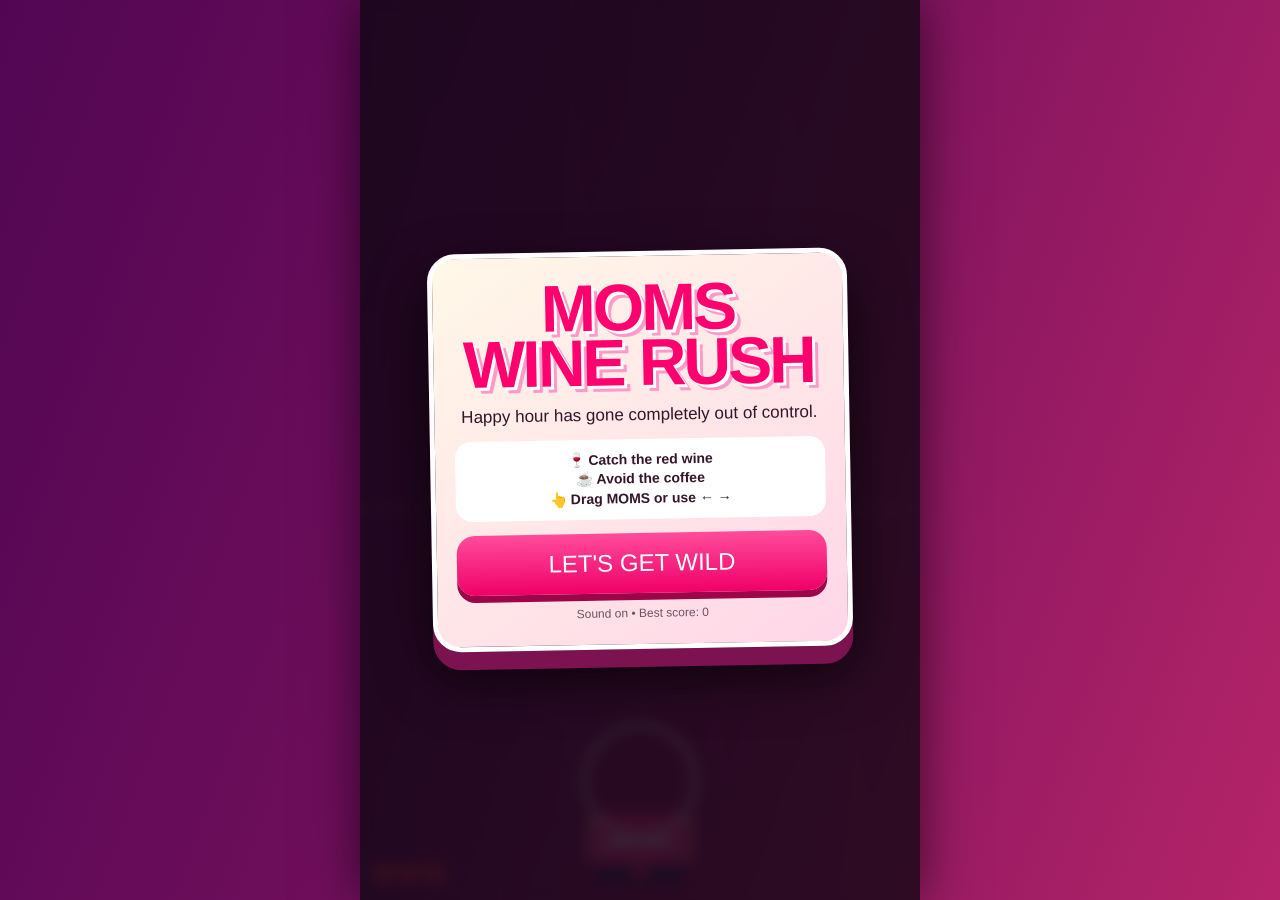
<file: game/index.html>
<!doctype html>
<html lang="en">
<head>
  <meta charset="utf-8">
  <meta name="viewport" content="width=device-width,initial-scale=1,viewport-fit=cover,user-scalable=no">
  <meta name="theme-color" content="#ff2b87">
  <title>MOMS Wine Rush</title>
  <style>
    :root{--pink:#ff2b87;--hot:#ff006e;--cream:#fff4dc;--ink:#35152a;--gold:#ffd23f}
    *{box-sizing:border-box}html,body{margin:0;min-height:100%;background:#240d22;color:white;font-family:Arial Black,Arial,sans-serif;overflow:hidden;touch-action:none}
    body{display:grid;place-items:center;background:linear-gradient(110deg,#510653 0%,#74105c 46%,#b52469 100%)}
    button{font:inherit}.game{position:relative;width:min(100vw,560px);height:100dvh;max-height:900px;overflow:hidden;background:linear-gradient(110deg,#510653 0%,#74105c 46%,#b52469 100%);box-shadow:0 0 50px #0009;isolation:isolate}
    .game:before{content:"";position:absolute;inset:0;background:repeating-linear-gradient(90deg,transparent 0 68px,#ffffff0b 69px 71px),linear-gradient(transparent 56%,#ffffff18 56% 57%,transparent 57%);pointer-events:none}
    .hud{position:absolute;z-index:5;inset:max(10px,env(safe-area-inset-top)) 12px auto;display:flex;justify-content:space-between;gap:8px;pointer-events:none}
    .pill{background:#160714d9;border:2px solid #ffffff38;border-radius:18px;padding:8px 12px;min-width:92px;text-align:center;text-shadow:0 2px #000}.pill b{display:block;color:var(--gold);font-size:22px;line-height:1}.pill small{font:700 10px Arial;letter-spacing:1px}
    #pause{pointer-events:auto;border:0;min-width:48px;color:white;cursor:pointer}
    canvas{position:absolute;inset:0;width:100%;height:100%}
    .toast{position:absolute;z-index:6;top:19%;left:50%;width:88%;translate:-50% 0;text-align:center;font-size:clamp(20px,6vw,34px);color:#fff;text-shadow:0 4px 0 #82104c,0 6px 12px #000;transform:scale(0);transition:.15s;pointer-events:none}.toast.show{transform:scale(1)}
    .overlay{position:absolute;z-index:10;inset:0;display:grid;place-items:center;padding:24px;background:#170818d9;backdrop-filter:blur(7px);text-align:center}.card{width:min(100%,420px);background:linear-gradient(145deg,#fff8e8,#ffd6e8);color:var(--ink);border:5px solid white;border-radius:28px;padding:24px 20px;box-shadow:0 18px 0 #7c124f,0 25px 55px #000b;transform:rotate(-1deg)}
    h1{margin:0;color:var(--hot);font-size:clamp(36px,12vw,66px);line-height:.83;letter-spacing:-3px;text-shadow:3px 3px 0 white,6px 6px 0 #ff99c8}.tag{margin:15px 0 10px;font-size:17px}.how{margin:14px 0;background:#fff;border-radius:16px;padding:11px;font:700 14px Arial;line-height:1.4}.play{width:100%;border:0;border-radius:18px;padding:16px;background:linear-gradient(#ff4c9a,#f00068);color:white;font-size:24px;box-shadow:0 7px 0 #9c0648;cursor:pointer}.play:active{translate:0 5px;box-shadow:0 2px 0 #9c0648}.tiny{font:12px Arial;margin:13px 0 0;opacity:.7}.hidden{display:none}.final-score{font-size:52px;color:var(--hot);line-height:1;margin:10px}.newbest{color:#a06a00;font-size:18px}
    .share{margin-top:13px;background:#111;box-shadow:0 7px 0 #555;font-size:18px}.share:active{box-shadow:0 2px 0 #555}.back{display:block;margin-top:13px;background:linear-gradient(145deg,#7d176f,#ff3297);box-shadow:0 7px 0 #5b0b4d;font-size:16px;text-decoration:none}.back:active{box-shadow:0 2px 0 #5b0b4d}
    @media (prefers-reduced-motion:reduce){.toast{transition:none}}
  </style>
</head>
<body>
<main class="game" id="game" aria-label="MOMS Wine Rush game">
  <canvas id="canvas"></canvas>
  <div class="hud hidden" id="hud">
    <div class="pill"><small>SCORE</small><b id="score">0</b></div>
    <div class="pill"><small>COMBO</small><b id="combo">x1</b></div>
    <button class="pill" id="pause" aria-label="Pause game">Ⅱ</button>
  </div>
  <div class="toast" id="toast" aria-live="polite"></div>
  <section class="overlay" id="start">
    <div class="card">
      <h1>MOMS<br>WINE RUSH</h1>
      <p class="tag">Happy hour has gone completely out of control.</p>
      <div class="how">🍷 Catch the red wine<br>☕ Avoid the coffee<br>👆 Drag MOMS or use ← →</div>
      <button class="play" id="play">LET'S GET WILD</button>
      <p class="tiny">Sound on • Best score: <span id="bestStart">0</span></p>
    </div>
  </section>
  <section class="overlay hidden" id="over">
    <div class="card">
      <h1>OH,<br>MOTHER!</h1>
      <p class="tag" id="verdict">That coffee ruined everything.</p>
      <div class="final-score" id="finalScore">0</div>
      <div class="newbest hidden" id="newBest">🏆 NEW HIGH SCORE!</div>
      <button class="play" id="again">ONE MORE ROUND</button>
      <button class="play share" id="share">SHARE SCORE ON 𝕏</button>
      <a class="play back" href="/">← BACK TO YOURMOMS.XYZ</a>
      <p class="tiny">Best score: <span id="bestOver">0</span></p>
    </div>
  </section>
</main>
<script>
(()=>{
  const c=document.querySelector('#canvas'),x=c.getContext('2d'),game=document.querySelector('#game');
  const $=s=>document.querySelector(s), hud=$('#hud'),toast=$('#toast');
  let W,H,dpr,playing=false,paused=false,last=0,spawn=0,score=0,combo=1,lives=3,speed=1,items=[],particles=[];
  let best=+(localStorage.momsWineRushBest||0),audio;
  const mom={x:0,y:0,w:102,h:126,target:0};
  const momFace=new Image();
  momFace.src='[data-uri]';
  $('#bestStart').textContent=best;
  function size(){dpr=Math.min(devicePixelRatio||1,2);W=game.clientWidth;H=game.clientHeight;c.width=W*dpr;c.height=H*dpr;x.setTransform(dpr,0,0,dpr,0,0);mom.y=H-146;if(!mom.x)mom.x=W/2;}
  addEventListener('resize',size);size();
  function sound(n){try{audio ||= new AudioContext();let o=audio.createOscillator(),g=audio.createGain();o.connect(g);g.connect(audio.destination);o.type=n==='bad'?'sawtooth':'sine';o.frequency.setValueAtTime(n==='bad'?120:500,audio.currentTime);if(n!=='bad')o.frequency.exponentialRampToValueAtTime(900,audio.currentTime+.09);g.gain.setValueAtTime(.12,audio.currentTime);g.gain.exponentialRampToValueAtTime(.001,audio.currentTime+.13);o.start();o.stop(audio.currentTime+.14)}catch(e){}}
  function say(t){toast.textContent=t;toast.classList.add('show');clearTimeout(say.t);say.t=setTimeout(()=>toast.classList.remove('show'),650)}
  function reset(){score=0;combo=1;lives=3;speed=1;items=[];particles=[];mom.x=mom.target=W/2;spawn=0;last=performance.now();playing=true;paused=false;hud.classList.remove('hidden');updateHud();requestAnimationFrame(loop)}
  function updateHud(){$('#score').textContent=score;$('#combo').textContent='x'+combo;$('#pause').textContent=paused?'▶':'Ⅱ'}
  function start(){audio?.resume();$('#start').classList.add('hidden');$('#over').classList.add('hidden');reset()}
  $('#play').onclick=start;$('#again').onclick=start;
  $('#share').onclick=()=>{
    const post=`I scored ${score} points in MOMS Wine Rush! 🍷\n\nThink you can beat me?\nhttps://yourmoms.xyz/game/\n\n$MOMS`;
    window.open('https://twitter.com/intent/tweet?text='+encodeURIComponent(post),'_blank','noopener,noreferrer');
  };
  $('#pause').onclick=()=>{if(!playing)return;paused=!paused;updateHud();if(!paused){last=performance.now();requestAnimationFrame(loop)}else say('MOMS NEEDS A BREATHER')};
  function target(e){let r=game.getBoundingClientRect();mom.target=Math.max(mom.w/2,Math.min(W-mom.w/2,(e.touches?e.touches[0].clientX:e.clientX)-r.left))}
  game.addEventListener('pointerdown',target);game.addEventListener('pointermove',e=>{if(e.buttons)target(e)});game.addEventListener('touchmove',e=>{target(e);e.preventDefault()},{passive:false});
  const keys={};addEventListener('keydown',e=>{keys[e.key]=1;if(e.key===' '){e.preventDefault();$('#pause').click()}});addEventListener('keyup',e=>keys[e.key]=0);
  function add(){let wine=Math.random()>.24,rare=wine&&Math.random()<.08;items.push({x:26+Math.random()*(W-52),y:-35,r:rare?26:22,vy:(145+Math.random()*65)*speed,type:rare?'bottle':wine?'wine':'coffee',spin:(Math.random()-.5)*2,a:0})}
  function burst(o,col){for(let i=0;i<10;i++)particles.push({x:o.x,y:o.y,vx:(Math.random()-.5)*240,vy:-Math.random()*180-40,life:1,col})}
  function hit(o){if(o.type==='coffee'){lives--;combo=1;sound('bad');navigator.vibrate?.(100);burst(o,'#6b351c');say(['NOT THE COFFEE!','DECAF? DISGUSTING.','WHO INVITED COFFEE?'][Math.random()*3|0]);if(lives<=0)return end()}else{let pts=(o.type==='bottle'?5:1)*combo;score+=pts;combo=Math.min(8,combo+1);speed=1+Math.min(score/140,1.45);sound('good');navigator.vibrate?.(25);burst(o,o.type==='bottle'?'#ffd23f':'#ff2b87');say(o.type==='bottle'?'JACKPOT, DARLING! +'+pts:combo>4?['CHEERS!','POUR DECISIONS!','MOMS ON FIRE!'][Math.random()*3|0]:'+'+pts)}updateHud()}
  function end(){playing=false;hud.classList.add('hidden');let isNew=score>best;if(isNew){best=score;localStorage.momsWineRushBest=best}$('#finalScore').textContent=score+' POINTS';$('#bestOver').textContent=best;$('#newBest').classList.toggle('hidden',!isNew);$('#verdict').textContent=score<10?'MOMS has had slower Tuesdays.':score<40?'Respectable. But MOMS wants another round.':'Absolute backyard legend.';setTimeout(()=>$('#over').classList.remove('hidden'),450)}
  function drawMom(){x.save();x.translate(mom.x,mom.y);x.imageSmoothingEnabled=false;x.fillStyle='#f5bd91';x.fillRect(-52,64,13,42);x.fillRect(39,64,13,42);x.fillStyle='#ff2b87';x.beginPath();x.roundRect(-48,58,96,61,18);x.fill();x.fillStyle='#1c315d';x.fillRect(-43,112,35,15);x.fillRect(8,112,35,15);x.fillStyle='white';x.textAlign='center';x.font='900 20px Arial';x.fillText('$MOMS',0,96);x.save();x.beginPath();x.arc(0,27,55,0,Math.PI*2);x.clip();if(momFace.complete)x.drawImage(momFace,-55,-28,110,110);x.restore();x.strokeStyle='white';x.lineWidth=4;x.beginPath();x.arc(0,27,55,0,Math.PI*2);x.stroke();x.restore()}
  function drawLives(){x.font='20px serif';x.textAlign='left';x.fillText('❤️'.repeat(lives),12,H-18)}
  function render(){x.clearRect(0,0,W,H);for(let o of items){x.save();x.translate(o.x,o.y);x.rotate(o.a);x.textAlign='center';x.font=(o.r*2)+'px serif';x.fillText(o.type==='coffee'?'☕':o.type==='bottle'?'🍾':'🍷',0,o.r*.7);x.restore()}for(let p of particles){x.globalAlpha=Math.max(0,p.life);x.fillStyle=p.col;x.beginPath();x.arc(p.x,p.y,4,0,7);x.fill()}x.globalAlpha=1;drawMom();drawLives()}
  function loop(t){if(!playing||paused)return;let dt=Math.min((t-last)/1000,.035);last=t;if(keys.ArrowLeft||keys.a)mom.target-=360*dt;if(keys.ArrowRight||keys.d)mom.target+=360*dt;mom.target=Math.max(51,Math.min(W-51,mom.target));mom.x+=(mom.target-mom.x)*Math.min(1,dt*14);spawn-=dt;if(spawn<=0){add();spawn=Math.max(.34,.95/speed)}for(let i=items.length-1;i>=0;i--){let o=items[i];o.y+=o.vy*dt;o.a+=o.spin*dt;if(o.y+o.r>mom.y+18&&o.y-o.r<mom.y+112&&Math.abs(o.x-mom.x)<55){items.splice(i,1);hit(o);continue}if(o.y>H+45){items.splice(i,1);if(o.type!=='coffee'){combo=1;updateHud()}}}for(let i=particles.length-1;i>=0;i--){let p=particles[i];p.x+=p.vx*dt;p.y+=p.vy*dt;p.vy+=360*dt;p.life-=dt*1.8;if(p.life<=0)particles.splice(i,1)}render();requestAnimationFrame(loop)}
  render();
})();
</script>
</body>
</html>
</file>
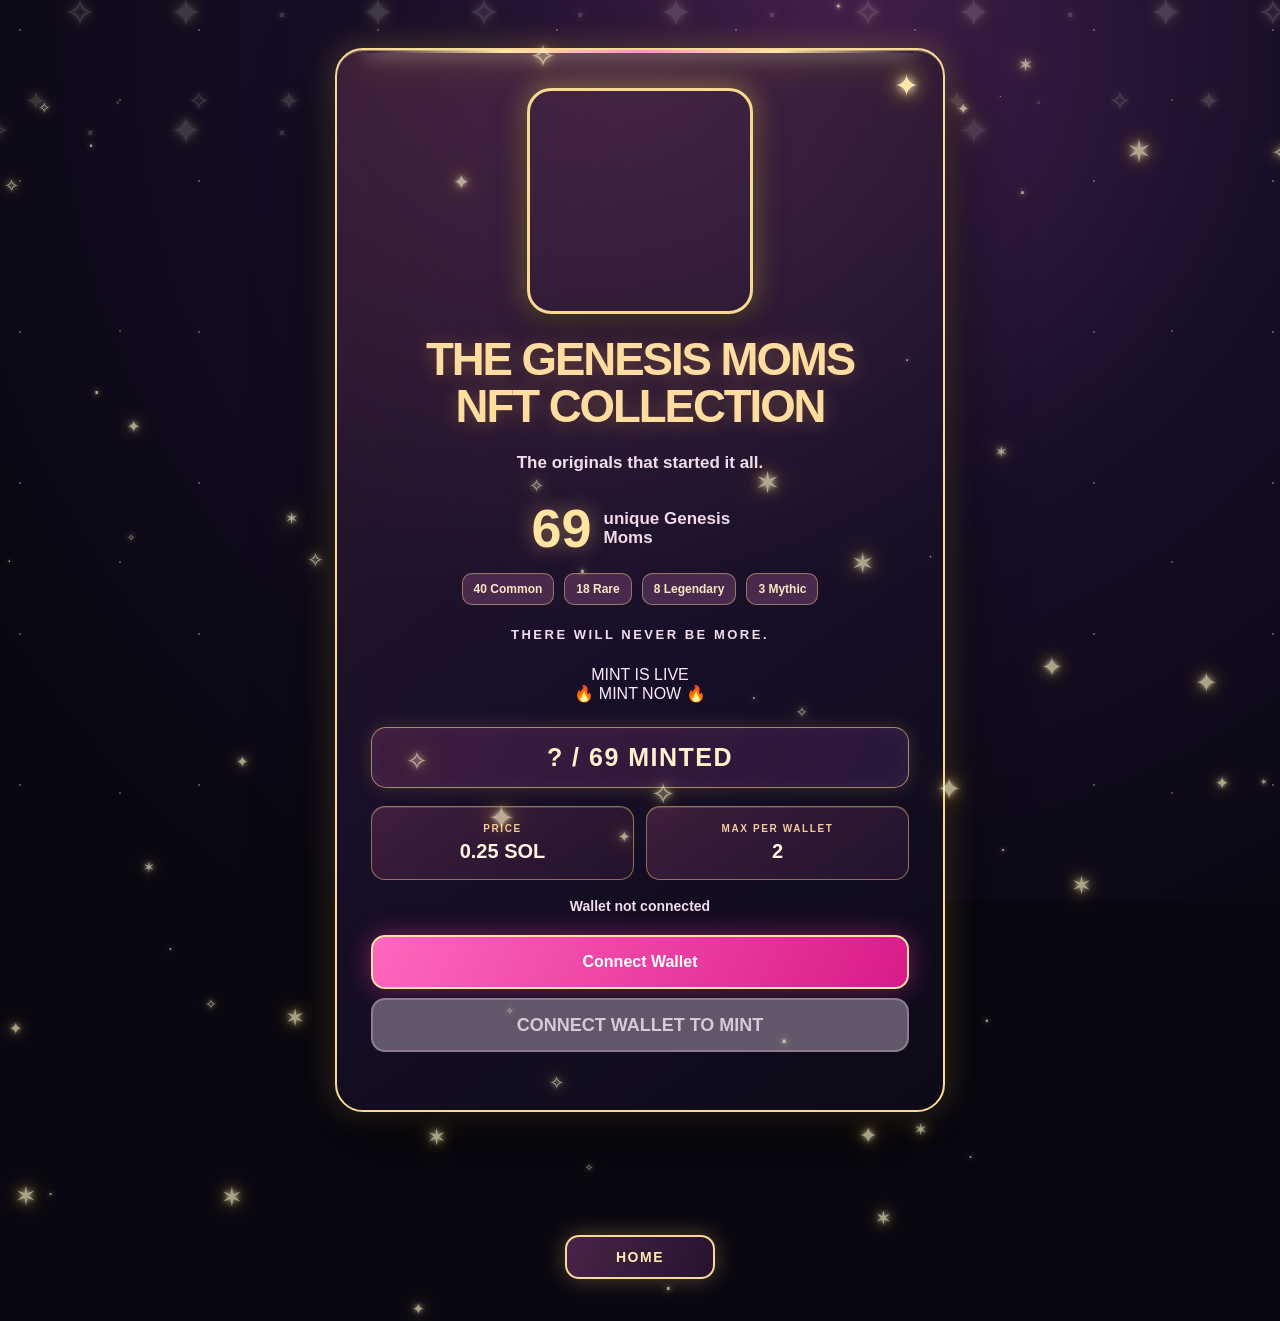
<file: mint/index.html>
<!doctype html>
<html lang="en">
<head>
  <meta charset="UTF-8" />
  <link rel="icon" type="image/png" href="/favicon.png?v=2" />
  <meta name="viewport" content="width=device-width, initial-scale=1.0" />
  <title>Genesis Moms NFT Collection</title>
  

  <script data-goatcounter="https://yourmoms.goatcounter.com/count" async src="//gc.zgo.at/count.js"></script>
  <script type="module" crossorigin src="/mint/assets/index-D08mQgcm.js"></script>
  <link rel="stylesheet" crossorigin href="/mint/assets/index-9dTyh-P0.css">

  <style>
    body {
      background-color:#1d1000 !important;
      background-image:radial-gradient(circle at 50% 0%,rgba(224,160,28,.15),transparent 31%),radial-gradient(circle at 12% 32%,rgba(148,86,0,.15),transparent 27%),radial-gradient(circle at 88% 68%,rgba(210,140,10,.12),transparent 30%),linear-gradient(145deg,#0d0700 0%,#241300 28%,#3b2100 52%,#1b0e00 76%,#100800 100%) !important;
      background-attachment:fixed !important;
    }
    .mint-card {background:linear-gradient(145deg,rgba(255,239,159,.97),rgba(220,158,27,.98) 27%,rgba(121,69,0,.98) 59%,rgba(235,184,57,.98) 100%) !important;box-shadow:0 28px 80px #080400e0,0 0 40px #ffd84d,0 0 110px #ffb30085,inset 0 0 60px #fff4bd55 !important}
    .network {display:none !important}
    .wallet-button {color:#fff !important;background:linear-gradient(110deg,#a60074,#ff2da8,#ff72c8) !important;border:2px solid #ffc7eb !important;box-shadow:0 0 18px #ff2da899,0 7px 20px #32102073 !important}
    .wallet-button:hover {box-shadow:0 0 34px #ff7ccc,0 9px 28px #3210208c !important}
    .mint-button {color:#fff !important;background:linear-gradient(110deg,#0066b3,#00a6ff,#47d7ff,#0077cf) !important;background-size:220% 100% !important;border:2px solid #bdeeff !important;box-shadow:0 0 20px #00a6ffaa,0 8px 25px #002f5f73 !important}
    .mint-button:hover {box-shadow:0 0 38px #6fe3ff,0 10px 30px #002f5f8c !important}
    .disconnect-button {color:#fff !important;background:linear-gradient(110deg,#6b154a,#a52270) !important;border:1px solid #ff9ed7 !important}
    .mint-home-link {position:fixed;left:50%;bottom:18px;transform:translateX(-50%);z-index:30;display:inline-flex;align-items:center;justify-content:center;min-width:150px;padding:12px 24px;border:2px solid #ffd5ee;border-radius:999px;color:#fff;background:linear-gradient(110deg,#8f0c63,#e31b95,#ff65bd);box-shadow:0 0 22px #ff3da5a6,0 8px 25px #160b12a6;font-family:Arial,Helvetica,sans-serif;font-size:14px;font-weight:900;letter-spacing:1.5px;text-decoration:none;transition:transform .15s ease,box-shadow .15s ease}
    .mint-home-link:hover {transform:translateX(-50%) translateY(-2px);box-shadow:0 0 38px #ff79c8,0 10px 30px #160b12bf}
    .twinkle-field {position:absolute;top:0;left:0;width:100%;height:100%;min-height:100%;z-index:8;pointer-events:none;overflow:hidden}
    .twinkle {position:absolute;color:#fff8bd;text-shadow:0 0 5px #fff,0 0 13px #ffd84d,0 0 27px #ffb300;animation:extraTwinkle var(--speed) ease-in-out infinite;animation-delay:var(--delay)}
    @keyframes extraTwinkle {0%,100%{opacity:.08;transform:scale(.35) rotate(0deg)}45%{opacity:1;transform:scale(1.35) rotate(35deg)}65%{opacity:.45;transform:scale(.75) rotate(60deg)}}
    @media(max-width:520px){.mint-home-link{bottom:10px;min-width:130px;padding:10px 20px}}
    @media(prefers-reduced-motion:reduce){.twinkle{animation:none;opacity:.55}}


/* MOMS 2.0 preview: visual overrides only; live mint scripts/assets untouched */
body{color:#f8eaf7!important;background-color:#090711!important;background-image:radial-gradient(ellipse at 65% 5%,#44204d 0%,#170e27 40%,#090711 85%)!important;background-attachment:fixed!important}
body:before{content:"";position:fixed;inset:0;pointer-events:none;opacity:.28;background-image:radial-gradient(1px 1px at 20px 30px,#fff 99%,transparent),radial-gradient(1px 1px at 120px 100px,#ffd68e 99%,transparent);background-size:179px 151px,263px 231px}
.mint-page{padding:48px 18px 105px!important}
.mint-page:before,.mint-page:after{opacity:.18!important;animation:none!important}
.mint-card{max-width:610px!important;border:2px solid #f8d995!important;border-radius:28px!important;padding:38px 34px 42px!important;background:radial-gradient(circle at 50% 0%,#6e3b6b66,transparent 53%),linear-gradient(145deg,#30192e 0%,#180f28 53%,#0d0a18 100%)!important;box-shadow:0 24px 75px #000b,0 0 32px #f4c56d55,inset 0 1px #fff3bd66!important;animation:none!important}
.mint-card:before{height:3px!important;background:linear-gradient(90deg,transparent,#ffe8a5,#ff8fc9,#ffe8a5,transparent)!important}
.mint-card:after{color:#ffe8a5!important}
h1:before{border:3px solid #f7d992!important;box-shadow:0 10px 30px #0009,0 0 27px #f5c96c99!important}
h1:after{color:#ffdda0!important;font-size:clamp(2rem,5vw,2.85rem)!important;letter-spacing:-.045em!important;line-height:1.04!important;text-shadow:0 2px 18px #e9a85155!important}
.tagline,.never-more,.wallet-status{color:#f3ddec!important;text-shadow:none!important}
.supply strong{color:#ffe4a2!important;text-shadow:0 0 20px #e9bc7480!important}
.supply span{color:#f5d9e8!important}
.mint-counter{background:linear-gradient(120deg,#54264d99,#2a173b)!important;color:#fff1cb!important;border:1px solid #f6d58c99!important;box-shadow:0 0 18px #e9b65d30,inset 0 0 20px #ffffff0a!important}
.details div{background:linear-gradient(145deg,#502748aa,#23132c)!important;border:1px solid #e8bb7d88!important;box-shadow:inset 0 1px #ffffff25!important}
.details span{color:#f5cba1!important}
.details strong{color:#fff5e2!important}
.rarities span{background:#472a4c!important;border:1px solid #dfbb7b88!important;color:#fbe6c3!important;box-shadow:none!important}
.wallet-button{background:linear-gradient(115deg,#ff67be,#d91b89)!important;border:2px solid #ffdeab!important;box-shadow:0 0 25px #ff3fa96b!important}
.mint-button{background:linear-gradient(115deg,#ffdf94,#dba847,#fff0bc)!important;color:#281326!important;border:2px solid #fff0c2!important;box-shadow:0 0 27px #f2c26b77!important;animation:none!important}
.mint-button:disabled{background:#62576a!important;color:#d7c9d5!important;border-color:#8d7c8e!important;box-shadow:none!important}
.disconnect-button{background:#39223e!important;border:1px solid #ffacd7!important;color:#fff!important}
.wallet-picker{background:#24162eea!important;border:1px solid #f5ce8b99!important}
.wallet-picker-title{color:#ffe5a5!important}
.message.success{color:#a7ffd4!important}.message.error{color:#ffadb8!important}
.mint-home-link{background:linear-gradient(110deg,#482448,#26132e)!important;border:2px solid #f7d995!important;border-radius:14px!important;color:#ffe7b3!important;box-shadow:0 0 22px #f3bc6d55!important}
.twinkle{opacity:.65}
@media(max-width:520px){.mint-card{padding:28px 18px 34px!important;border-radius:22px!important}.mint-page{padding:24px 12px 95px!important}h1:before{width:185px!important;height:185px!important}}
@media(prefers-reduced-motion:reduce){.mint-card:before{animation:none!important}}
    /* Keep HOME in normal page flow, below the mint experience. */
    body{min-height:100vh!important;display:flex!important;flex-direction:column!important}
    #app{flex:1 0 auto!important}
    .mint-home-link{position:relative!important;left:auto!important;bottom:auto!important;transform:none!important;align-self:center!important;margin:18px auto 42px!important;z-index:2!important}
    .mint-home-link:hover{transform:translateY(-2px)!important}
  </style>
</head>
<body>
  <div class="twinkle-field" aria-hidden="true" id="twinkleField"></div>
  <div id="app"></div>
  <a class="mint-home-link" href="/">HOME</a>
  <script>
    (function(){
      const field=document.getElementById('twinkleField');
      const symbols=['✦','✧','·','✶'];
      function buildStars(){
        field.innerHTML='';
        field.style.height=Math.max(document.documentElement.scrollHeight,document.body.scrollHeight)+'px';
        const pageHeight=parseFloat(field.style.height);
        for(let i=0;i<90;i++){
          const star=document.createElement('span');
          star.className='twinkle';
          star.textContent=symbols[Math.floor(Math.random()*symbols.length)];
          star.style.left=(Math.random()*100)+'%';
          star.style.top=(Math.random()*pageHeight)+'px';
          star.style.fontSize=(8+Math.random()*24)+'px';
          star.style.setProperty('--speed',(1.1+Math.random()*3.4)+'s');
          star.style.setProperty('--delay',(-Math.random()*4)+'s');
          field.appendChild(star);
        }
      }
      window.addEventListener('load',buildStars);
      window.addEventListener('resize',buildStars);
      setTimeout(buildStars,600);
    })();
  </script>
</body>
</html>
</file>
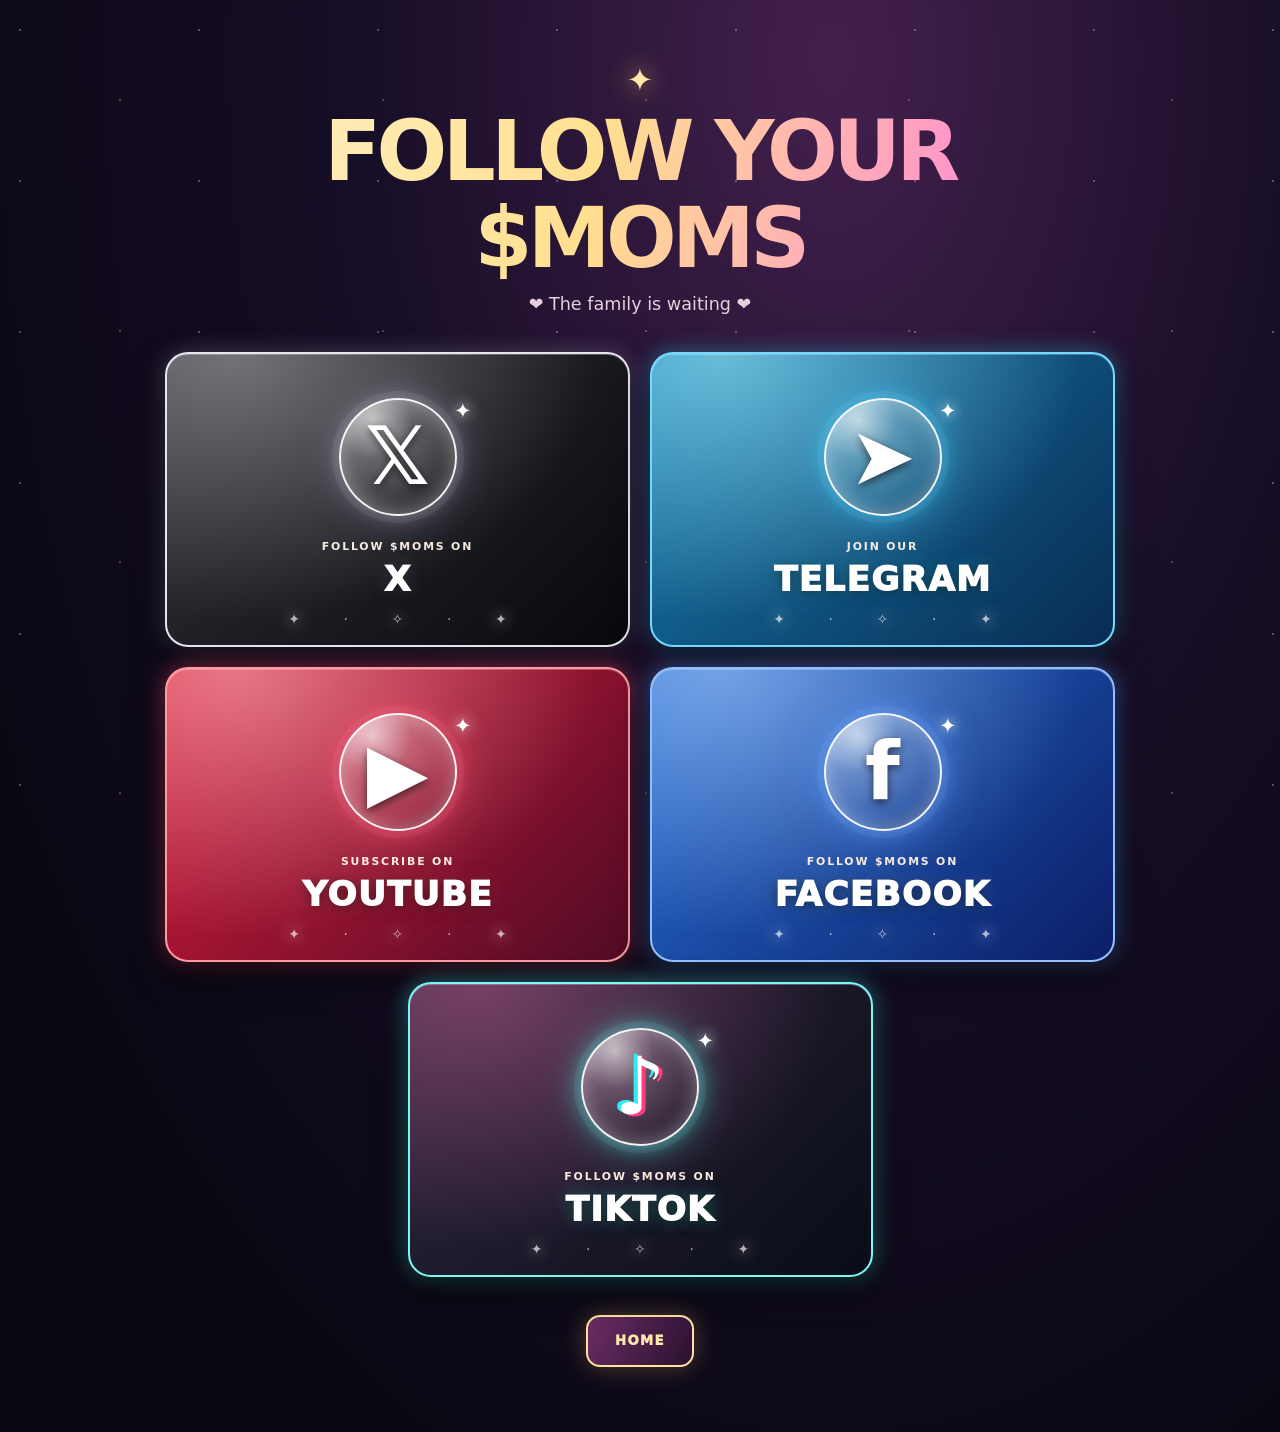
<file: socials/index.html>
<!doctype html>
<html lang="en"><head><meta charset="utf-8"><meta name="viewport" content="width=device-width,initial-scale=1"><meta name="description" content="Follow Your $MOMS everywhere."><title>MOMS 2.0 — Socials</title><link rel="icon" href="/favicon.png">
<style>
:root{color-scheme:dark;--gold:#f6d58c}*{box-sizing:border-box}html{scroll-behavior:smooth}body{margin:0;min-height:100vh;font-family:system-ui,-apple-system,Segoe UI,sans-serif;color:white;background:radial-gradient(ellipse at 65% 4%,#44204d 0%,#170e27 40%,#090711 85%)}body:before{content:"";position:fixed;inset:0;pointer-events:none;opacity:.28;background-image:radial-gradient(1px 1px at 20px 30px,#fff 99%,transparent),radial-gradient(1px 1px at 120px 100px,#ffd68e 99%,transparent);background-size:179px 151px,263px 231px}a{color:inherit;text-decoration:none}.shell{position:relative;width:min(950px,calc(100% - 32px));margin:0 auto;padding:45px 0 65px}.heading{text-align:center;margin:16px auto 38px}.heading .spark{display:block;color:#ffe9aa;font-size:32px;text-shadow:0 0 25px #ffc86b;animation:glint 3s ease-in-out infinite}.heading h1{font-size:clamp(2.4rem,7vw,5.2rem);line-height:1.05;letter-spacing:-.055em;margin:9px 0 11px;background:linear-gradient(105deg,#fff4cc,#ffdf90 45%,#ff8ecf 85%);color:transparent;background-clip:text;-webkit-background-clip:text}.heading p{margin:0;color:#e6cfdf;font-size:clamp(.96rem,2vw,1.1rem)}.social-grid{display:grid;grid-template-columns:repeat(2,minmax(0,1fr));gap:18px}.social-card{position:relative;isolation:isolate;display:flex;align-items:center;gap:18px;min-height:150px;padding:25px 22px;border-radius:23px;border:2px solid var(--edge);background:radial-gradient(ellipse at 15% 0%,var(--shine),transparent 65%),linear-gradient(135deg,var(--top),var(--bottom));box-shadow:0 15px 34px #0009,0 0 22px var(--glow),inset 0 1px #ffffff44;overflow:hidden;transition:transform .24s ease,filter .24s ease,box-shadow .24s ease}.social-card:before{content:"";position:absolute;inset:-70% -50%;background:linear-gradient(115deg,transparent 38%,#ffffff32 49%,transparent 60%);transform:translateX(-100%) rotate(15deg);transition:transform .75s ease;pointer-events:none}.social-card:hover:before,.social-card:focus-visible:before{transform:translateX(100%) rotate(15deg)}.social-card:hover,.social-card:focus-visible{transform:translateY(-6px) scale(1.015);filter:brightness(1.13);box-shadow:0 18px 40px #000b,0 0 35px var(--glow)}.social-card:focus-visible,.back:focus-visible{outline:3px solid white;outline-offset:5px}.social-emblem{position:relative;flex:none;width:83px;height:83px;display:grid;place-items:center;border:2px solid #ffffffc0;border-radius:23px;background:radial-gradient(circle at 30% 20%,#ffffff85,#ffffff14 60%,#00000030);box-shadow:inset 0 0 20px #ffffff40,0 0 21px var(--glow);font-size:3.6rem;font-weight:900;line-height:1;text-shadow:0 3px 9px #0009;animation:float 3.7s ease-in-out infinite}.social-copy{position:relative;display:flex;flex-direction:column;gap:7px;min-width:0}.social-copy small{font-size:.69rem;letter-spacing:.12em;font-weight:900;color:#fff3e7}.social-copy strong{font-size:clamp(1.2rem,2.7vw,1.85rem);letter-spacing:.025em;font-weight:1000;text-shadow:0 2px 12px #0009;overflow-wrap:anywhere}.social-arrow{position:relative;margin-left:auto;align-self:flex-start;font-size:24px;color:#fff7e3}.x{--top:#303038;--bottom:#08090e;--edge:#e6e6ef;--shine:#ffffff55;--glow:#e0d9ff44}.telegram{--top:#167aab;--bottom:#082c53;--edge:#75d9ff;--shine:#9feeff99;--glow:#38c9ff77}.youtube{--top:#d61b3b;--bottom:#510b25;--edge:#ff9aa2;--shine:#ffc6c68a;--glow:#ff4d6e88}.facebook{--top:#266dd3;--bottom:#0b1e66;--edge:#92bfff;--shine:#b7d7ff88;--glow:#589aff88}.tiktok{--top:#2b263c;--bottom:#0a0c17;--edge:#7df7f4;--shine:#ff72b25e;--glow:#48f5e777}.tiktok .social-emblem{text-shadow:-4px -2px #31eaf2,4px 2px #ff3b7f}.back-row{display:flex;justify-content:center;margin:38px 0 0}.back{display:inline-flex;align-items:center;justify-content:center;gap:12px;padding:15px 27px;min-height:52px;border:2px solid #ffe2a1;border-radius:14px;background:linear-gradient(120deg,#6d2d65,#29112f);box-shadow:0 0 25px #f4be634c;color:#ffe7ae;font-size:.83rem;font-weight:950;letter-spacing:.1em;transition:transform .2s,box-shadow .2s}.back:hover{transform:translateY(-3px);box-shadow:0 0 35px #f4be6388}.footer{text-align:center;color:#c7b4c4;font-size:.79rem;letter-spacing:.09em;margin-top:42px}@keyframes float{0%,100%{translate:0 0}50%{translate:0 -5px}}@keyframes glint{0%,100%{opacity:.5}50%{opacity:1}}@media(max-width:740px){.shell{padding-top:28px}.social-grid{grid-template-columns:1fr;gap:15px}.social-card{min-height:124px;padding:18px}.social-emblem{width:68px;height:68px;font-size:2.9rem}.heading{margin-bottom:28px}}@media(max-width:400px){.social-card{gap:11px;padding:15px 12px}.social-emblem{width:58px;height:58px;font-size:2.4rem}.social-copy small{font-size:.6rem}.social-copy strong{font-size:1.15rem}}@media(prefers-reduced-motion:reduce){*,*:before,*:after{animation:none!important;transition:none!important}}

/* Match homepage: every social card is a centered, immersive destination */
.social-grid{grid-template-columns:repeat(2,minmax(0,1fr));gap:20px}
.social-card{flex-direction:column;justify-content:center;align-items:center;text-align:center;min-height:285px;padding:28px 20px;gap:12px}
.social-emblem{width:104px;height:104px;border-radius:26px;font-size:4.6rem}
.social-copy{align-items:center;text-align:center;gap:8px}
.social-copy strong{font-size:clamp(1.55rem,3vw,2.15rem)}
.social-copy small{font-size:.75rem}
.social-arrow{position:absolute;top:16px;right:20px;margin:0;align-self:auto}
.social-card:last-child:nth-child(odd){grid-column:1/-1;width:min(100%,465px);justify-self:center}
@media(max-width:740px){.social-grid{grid-template-columns:1fr;gap:16px}.social-card{min-height:240px;padding:24px 16px}.social-emblem{width:90px;height:90px;font-size:3.8rem}.social-card:last-child:nth-child(odd){grid-column:auto;width:100%}}
@media(max-width:400px){.social-card{min-height:220px}.social-emblem{width:82px;height:82px;font-size:3.4rem}.social-copy strong{font-size:1.65rem}}

/* Strict centered layout: override all legacy left-alignment */
.social-grid .social-card{display:flex!important;flex-direction:column!important;align-items:center!important;justify-content:center!important;text-align:center!important;gap:12px!important}
.social-grid .social-card .social-emblem{display:grid!important;place-items:center!important;align-self:center!important;margin:0 auto!important;flex-shrink:0}
.social-grid .social-card .social-copy{display:flex!important;flex-direction:column!important;align-items:center!important;justify-content:center!important;text-align:center!important;width:100%!important;margin:0 auto!important}
.social-grid .social-card .social-copy small,.social-grid .social-card .social-copy strong{display:block!important;width:100%!important;text-align:center!important;margin:0 auto!important}
.social-grid .social-card .social-arrow{position:absolute!important;right:18px!important;top:14px!important;left:auto!important}

/* Social Portals 2.0 — vivid, full, centered, animated */
.social-grid{gap:20px}
.social-grid .social-card{min-height:295px!important;padding:25px 20px 26px!important;gap:9px!important;overflow:hidden;isolation:isolate}
.social-grid .social-card:after{content:"✦  ·  ✧  ·  ✦";position:absolute;bottom:18px;left:0;right:0;z-index:0;font-size:14px;letter-spacing:1.4em;text-indent:1.4em;color:#ffffffa8;text-shadow:0 0 15px #fff;pointer-events:none;animation:portalStars 3.6s ease-in-out infinite}
.social-grid .social-card .social-emblem{width:118px!important;height:118px!important;border-radius:50%!important;margin:0 auto 8px!important;font-size:5rem!important;z-index:1;isolation:isolate;background:radial-gradient(circle at 28% 18%,#ffffffa8 0%,#ffffff30 31%,#ffffff0a 68%,#00000044 100%);border:2px solid #ffffffed;box-shadow:inset 0 0 20px #ffffff66,0 0 20px var(--glow),0 0 40px var(--glow),0 0 0 7px #ffffff10;animation:portalBob 3.2s ease-in-out infinite;transition:transform .3s,box-shadow .3s}
.social-grid .social-card .social-emblem:before{content:"";position:absolute;inset:-15px;border:2px dashed #ffffffb8;border-radius:50%;box-shadow:0 0 18px var(--glow),inset 0 0 16px var(--glow);animation:portalOrbit 14s linear infinite;pointer-events:none}
.social-grid .social-card .social-emblem:after{content:"✦";position:absolute;right:-17px;top:1px;font-size:21px;color:#fff;text-shadow:0 0 13px #fff,0 0 24px var(--glow);animation:portalStars 2.3s ease-in-out infinite;pointer-events:none}
.social-grid .social-card .social-copy{z-index:1;gap:3px!important}
.social-grid .social-card .social-copy strong{font-size:clamp(1.6rem,3vw,2.15rem)!important;line-height:1.14;letter-spacing:.035em;text-shadow:0 2px 13px #000a,0 0 16px var(--glow)}
.social-grid .social-card .social-copy small{font-size:.68rem!important;letter-spacing:.17em!important;opacity:.96}
.social-grid .social-card .social-copy:after{content:"FOLLOW  ✦";display:inline-block;margin:12px auto 18px;padding:7px 18px;border:1px solid #ffffffb5;border-radius:999px;background:linear-gradient(120deg,#ffffff33,#ffffff0c);color:#fff;box-shadow:0 0 15px var(--glow),inset 0 1px #ffffff55;font-size:.68rem;font-weight:950;letter-spacing:.17em;text-shadow:0 1px 5px #000a}
.social-grid .telegram .social-copy:after{content:"JOIN  ✦"}
.social-grid .youtube .social-copy:after{content:"SUBSCRIBE  ✦"}
.social-grid .social-card .social-arrow{top:17px!important;right:20px!important;opacity:.72}
.social-grid .social-card:hover .social-emblem,.social-grid .social-card:focus-visible .social-emblem{transform:scale(1.12);box-shadow:inset 0 0 28px #ffffff99,0 0 40px var(--glow),0 0 75px var(--glow)}
@keyframes portalOrbit{to{transform:rotate(360deg)}}
@keyframes portalBob{0%,100%{translate:0 0}50%{translate:0 -6px}}
@keyframes portalStars{0%,100%{opacity:.35}50%{opacity:1}}
@media(max-width:740px){.social-grid .social-card{min-height:280px!important}.social-grid .social-card .social-emblem{width:110px!important;height:110px!important;font-size:4.5rem!important}}
@media(max-width:400px){.social-grid .social-card{min-height:268px!important}.social-grid .social-card .social-emblem{width:102px!important;height:102px!important;font-size:4.2rem!important}}
@media(prefers-reduced-motion:reduce){.social-grid .social-card:after,.social-grid .social-card .social-emblem,.social-grid .social-card .social-emblem:before,.social-grid .social-card .social-emblem:after{animation:none!important}}

/* Remove rotating dashed orbital lines for a cleaner premium look */
.social-grid .social-card .social-emblem:before{content:none!important;display:none!important;animation:none!important}

/* Clean card copy: remove redundant button-within-button CTA pills */
.social-grid .social-card .social-copy:after{content:none!important;display:none!important}
.social-grid .social-card{gap:16px!important}
.social-grid .social-card .social-copy{gap:7px!important}
</style></head><body><main class="shell"><header class="heading"><span class="spark" aria-hidden="true">✦</span><h1>FOLLOW YOUR $MOMS</h1><p>❤️ The family is waiting ❤️</p></header><section class="social-grid" aria-label="Your Moms social channels"><a class="social-card x" href="https://x.com/Yourmomstoken" target="_blank" rel="noopener noreferrer" aria-label="FOLLOW $MOMS ON X"><span class="social-emblem" aria-hidden="true">𝕏</span><span class="social-copy"><small>FOLLOW $MOMS ON</small><strong>X</strong></span></a>
<a class="social-card telegram" href="https://t.me/MOMS_Solana" target="_blank" rel="noopener noreferrer" aria-label="JOIN OUR TELEGRAM"><span class="social-emblem" aria-hidden="true">➤</span><span class="social-copy"><small>JOIN OUR</small><strong>TELEGRAM</strong></span></a>
<a class="social-card youtube" href="https://youtube.com/@yourmomsshow" target="_blank" rel="noopener noreferrer" aria-label="SUBSCRIBE ON YOUTUBE"><span class="social-emblem" aria-hidden="true">▶</span><span class="social-copy"><small>SUBSCRIBE ON</small><strong>YOUTUBE</strong></span></a>
<a class="social-card facebook" href="https://www.facebook.com/share/1CJecmBx9e/" target="_blank" rel="noopener noreferrer" aria-label="FOLLOW $MOMS ON FACEBOOK"><span class="social-emblem" aria-hidden="true">f</span><span class="social-copy"><small>FOLLOW $MOMS ON</small><strong>FACEBOOK</strong></span></a>
<a class="social-card tiktok" href="https://www.tiktok.com/@yourmomsshow" target="_blank" rel="noopener noreferrer" aria-label="FOLLOW $MOMS ON TIKTOK"><span class="social-emblem" aria-hidden="true">♪</span><span class="social-copy"><small>FOLLOW $MOMS ON</small><strong>TIKTOK</strong></span></a></section><div class="back-row"><a class="back" href="/">HOME</a></div></main></body></html>
</file>
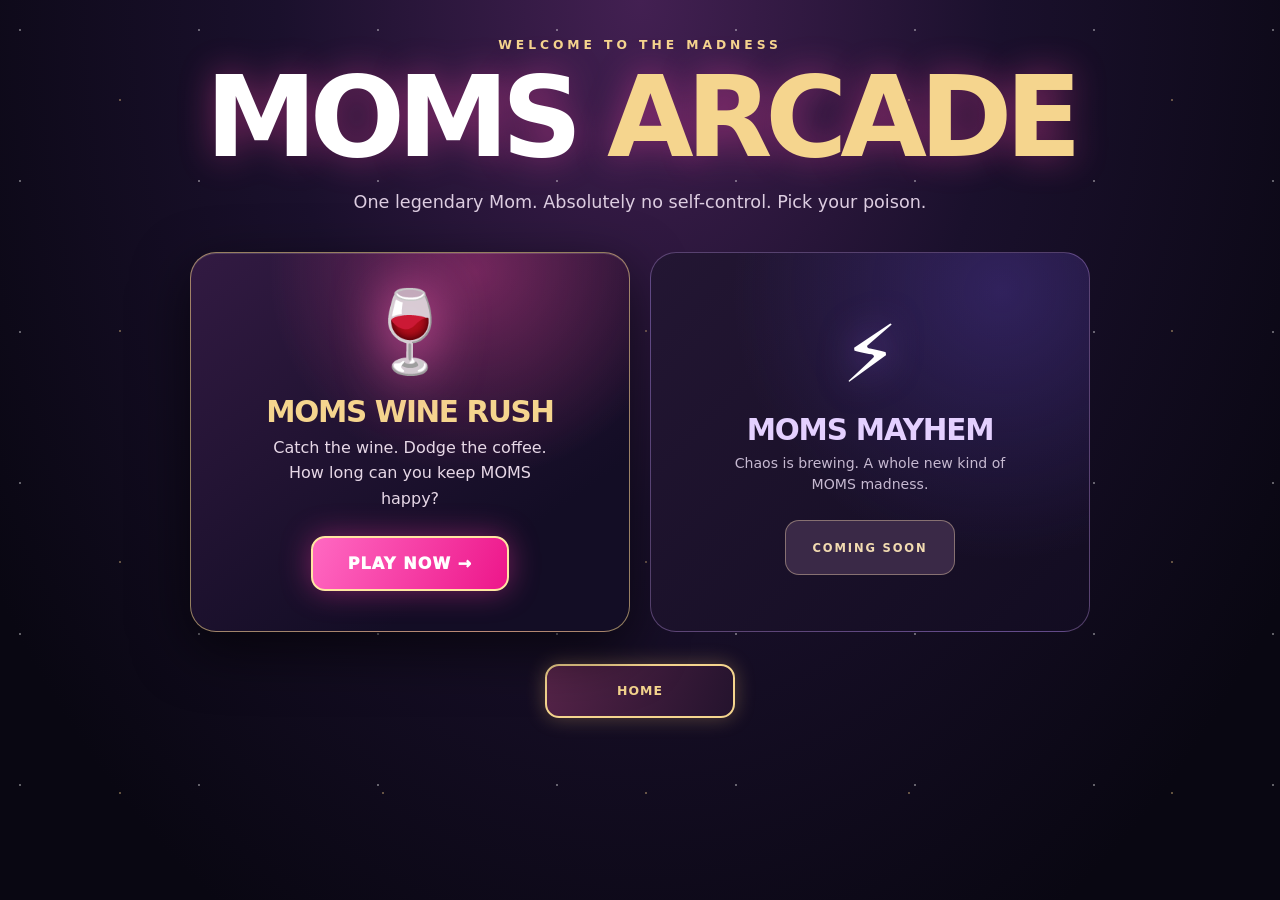
<file: itsmoms2point0youmofo/arcade/index.html>
<!doctype html>
<html lang="en"><head><meta charset="utf-8"><meta name="viewport" content="width=device-width,initial-scale=1"><meta name="robots" content="noindex,nofollow"><meta name="theme-color" content="#120a1f"><title>MOMS ARCADE — MOMS 2.0</title>
<style>
:root{--gold:#f5d58e;--pink:#ff49ae;--blue:#7bcfff}*{box-sizing:border-box}html{scroll-behavior:smooth}body{margin:0;min-height:100vh;font-family:system-ui,-apple-system,Segoe UI,sans-serif;color:#fff;background:radial-gradient(ellipse at 50% 0%,#432052 0%,#1a102c 40%,#090712 85%);overflow-x:hidden}body:before{content:"";position:fixed;inset:0;pointer-events:none;opacity:.36;background-image:radial-gradient(1px 1px at 20px 30px,#fff 99%,transparent),radial-gradient(1px 1px at 120px 100px,#ffd68e 99%,transparent);background-size:179px 151px,263px 231px}a{color:inherit;text-decoration:none}.wrap{position:relative;width:min(1120px,calc(100% - 32px));margin:auto}.top{display:flex;justify-content:center;padding:28px 0 10px}.back{display:inline-flex;align-items:center;justify-content:center;padding:12px 24px;border:1px solid #f5d58eaa;border-radius:14px;background:#1d122acc;color:var(--gold);font-weight:900;letter-spacing:.08em;font-size:.78rem;transition:.2s}.back:hover{box-shadow:0 0 26px #f3bf7359;transform:translateY(-2px)}header{text-align:center;padding:38px 0 40px}.kicker{font-size:.77rem;letter-spacing:.32em;color:var(--gold);font-weight:900}h1{margin:12px 0;font-size:clamp(3.5rem,10vw,7rem);line-height:.96;letter-spacing:-.065em;color:#fff;text-shadow:0 0 35px #ff48ac6b}h1 span{color:var(--gold)}header p{color:#ddcde1;font-size:1.1rem;margin:20px auto 0;max-width:600px}.arcade{display:grid;grid-template-columns:minmax(0,1.25fr) minmax(280px,.75fr);gap:24px;margin:0 auto 60px}.game-card{position:relative;isolation:isolate;overflow:hidden;border:1px solid #f6d58c91;border-radius:28px;padding:40px;min-height:425px;background:radial-gradient(circle at 65% 5%,#ff47a15c,transparent 45%),linear-gradient(145deg,#321a42,#130d25 75%);box-shadow:0 18px 55px #0009,inset 0 1px #ffffff24;display:flex;flex-direction:column;align-items:center;text-align:center;justify-content:center;transition:transform .25s,box-shadow .25s}.game-card:hover{transform:translateY(-5px);box-shadow:0 25px 70px #000a,0 0 32px #f3bd6d55}.emblem{font-size:clamp(5rem,13vw,8rem);line-height:1;filter:drop-shadow(0 0 27px #ff62b5);animation:float 3.8s ease-in-out infinite}.game-card h2{font-size:clamp(2rem,4vw,3.1rem);letter-spacing:-.045em;margin:23px 0 6px;color:var(--gold)}.game-card p{color:#e7d8e7;line-height:1.6;max-width:370px;margin:0 0 25px}.play{display:inline-flex;justify-content:center;align-items:center;padding:16px 35px;border:2px solid #ffe6a2;border-radius:14px;background:linear-gradient(115deg,#ff69c2,#ed168a);color:white;font-weight:950;letter-spacing:.07em;box-shadow:0 0 30px #ff39a86c;transition:.2s}.game-card:hover .play{box-shadow:0 0 40px #ff68c0a0}.side{display:flex;flex-direction:column;gap:24px}.coming{position:relative;flex:1;border:1px solid #b58cda66;border-radius:26px;min-height:200px;padding:28px;background:radial-gradient(circle at 80% 10%,#5840b85a,transparent 55%),linear-gradient(135deg,#231633,#120c21);display:flex;flex-direction:column;align-items:center;justify-content:center;text-align:center}.coming .icon{font-size:3.5rem;filter:drop-shadow(0 0 18px #a66dff88)}.coming h3{font-size:1.45rem;margin:12px 0 6px;color:#e4d0ff}.coming p{margin:0;color:#c6b9d1;line-height:1.5;font-size:.88rem}.soon{margin-top:18px;color:#ffdf9b;font-size:.72rem;letter-spacing:.16em;font-weight:900}footer{text-align:center;padding:25px 0 55px;color:#a995b0;font-size:.82rem}@keyframes float{50%{transform:translateY(-12px)}}@media(max-width:760px){.arcade{grid-template-columns:1fr}.game-card{min-height:360px;padding:32px 20px}.side{display:grid;grid-template-columns:1fr 1fr}.coming{min-height:200px;padding:20px}}@media(max-width:480px){.side{grid-template-columns:1fr}.coming{min-height:170px}header{padding:26px 0 32px}h1{font-size:3.4rem}}@media(prefers-reduced-motion:reduce){*,*:before,*:after{animation:none!important;transition:none!important}}

/* Equal-size arcade game tiles, including upcoming games */
.arcade{grid-template-columns:repeat(3,minmax(0,1fr));align-items:stretch;gap:20px}
.game-card,.coming{min-height:380px;height:100%;padding:30px 20px;border-radius:26px}
.side{display:contents}
.game-card h2{font-size:clamp(1.55rem,2.3vw,2.25rem)}
.game-card .emblem{font-size:5rem}
.coming .icon{font-size:5rem}
.coming h3{font-size:clamp(1.55rem,2.3vw,2.25rem);letter-spacing:-.04em}
.coming p,.game-card p{max-width:290px}
.coming .soon{display:inline-flex;align-items:center;justify-content:center;min-height:55px;min-width:170px;padding:15px 25px;border:1px solid #d6bca07d;border-radius:14px;background:#3a2947;color:#f2dbb1;margin-top:25px}
.top{justify-content:flex-start;padding:24px 0 10px}.top .back{min-width:150px;border:2px solid #f5d58e;background:linear-gradient(110deg,#562449,#24132d);box-shadow:0 0 20px #f2bd7650}
@media(max-width:850px){.arcade{grid-template-columns:1fr}.side{display:contents}.game-card,.coming{min-height:315px;height:auto}.game-card{padding:30px 20px}.coming{padding:30px 20px}}

/* Two balanced game cards with a centered bottom HOME button */
.arcade{grid-template-columns:repeat(2,minmax(0,1fr));max-width:900px;margin-bottom:32px}
.bottom-home{display:flex;justify-content:center;margin:0 auto 25px}.bottom-home .back{min-width:190px;min-height:54px;border:2px solid #f5d58e;background:linear-gradient(110deg,#562449,#24132d);box-shadow:0 0 20px #f2bd7650}
@media(max-width:650px){.arcade{grid-template-columns:1fr;max-width:500px}}
</style></head><body><div class="wrap"><header><div class="kicker">WELCOME TO THE MADNESS</div><h1>MOMS <span>ARCADE</span></h1><p>One legendary Mom. Absolutely no self-control. Pick your poison.</p></header><main class="arcade"><a class="game-card" href="/game/" aria-label="Play MOMS Wine Rush"><div class="emblem" aria-hidden="true">🍷</div><h2>MOMS WINE RUSH</h2><p>Catch the wine. Dodge the coffee. How long can you keep MOMS happy?</p><span class="play">PLAY NOW →</span></a><div class="side"><div class="coming"><div class="icon" aria-hidden="true">⚡</div><h3>MOMS MAYHEM</h3><p>Chaos is brewing. A whole new kind of MOMS madness.</p><div class="soon">COMING SOON</div></div></div></main><div class="bottom-home"><a class="back" href="/itsmoms2point0youmofo/">HOME</a></div></div></body></html>
</file>
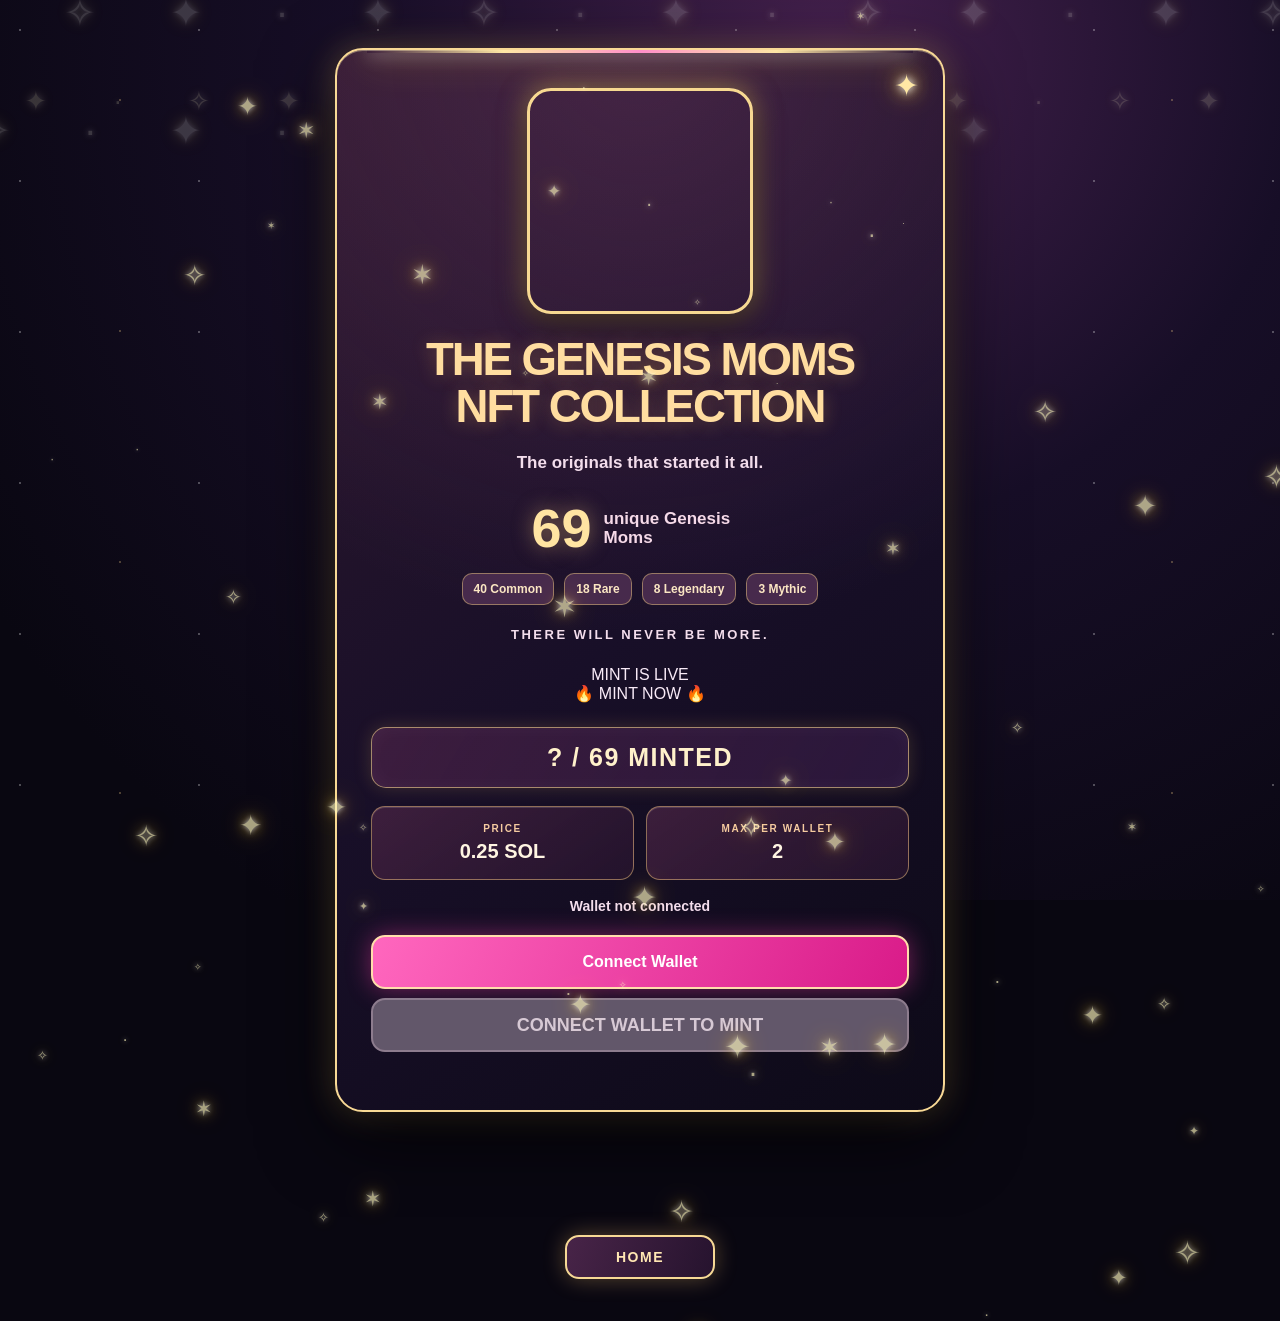
<file: itsmoms2point0youmofo/mint/index.html>
<!doctype html>
<html lang="en">
<head>
  <meta charset="UTF-8" />
  <link rel="icon" type="image/png" href="/favicon.png?v=2" />
  <meta name="viewport" content="width=device-width, initial-scale=1.0" />
  <title>MOMS 2.0 — Genesis Moms Preview</title>
  <meta name="robots" content="noindex,nofollow">

  <script data-goatcounter="https://yourmoms.goatcounter.com/count" async src="//gc.zgo.at/count.js"></script>
  <script type="module" crossorigin src="/mint/assets/index-D08mQgcm.js"></script>
  <link rel="stylesheet" crossorigin href="/mint/assets/index-9dTyh-P0.css">

  <style>
    body {
      background-color:#1d1000 !important;
      background-image:radial-gradient(circle at 50% 0%,rgba(224,160,28,.15),transparent 31%),radial-gradient(circle at 12% 32%,rgba(148,86,0,.15),transparent 27%),radial-gradient(circle at 88% 68%,rgba(210,140,10,.12),transparent 30%),linear-gradient(145deg,#0d0700 0%,#241300 28%,#3b2100 52%,#1b0e00 76%,#100800 100%) !important;
      background-attachment:fixed !important;
    }
    .mint-card {background:linear-gradient(145deg,rgba(255,239,159,.97),rgba(220,158,27,.98) 27%,rgba(121,69,0,.98) 59%,rgba(235,184,57,.98) 100%) !important;box-shadow:0 28px 80px #080400e0,0 0 40px #ffd84d,0 0 110px #ffb30085,inset 0 0 60px #fff4bd55 !important}
    .network {display:none !important}
    .wallet-button {color:#fff !important;background:linear-gradient(110deg,#a60074,#ff2da8,#ff72c8) !important;border:2px solid #ffc7eb !important;box-shadow:0 0 18px #ff2da899,0 7px 20px #32102073 !important}
    .wallet-button:hover {box-shadow:0 0 34px #ff7ccc,0 9px 28px #3210208c !important}
    .mint-button {color:#fff !important;background:linear-gradient(110deg,#0066b3,#00a6ff,#47d7ff,#0077cf) !important;background-size:220% 100% !important;border:2px solid #bdeeff !important;box-shadow:0 0 20px #00a6ffaa,0 8px 25px #002f5f73 !important}
    .mint-button:hover {box-shadow:0 0 38px #6fe3ff,0 10px 30px #002f5f8c !important}
    .disconnect-button {color:#fff !important;background:linear-gradient(110deg,#6b154a,#a52270) !important;border:1px solid #ff9ed7 !important}
    .mint-home-link {position:fixed;left:50%;bottom:18px;transform:translateX(-50%);z-index:30;display:inline-flex;align-items:center;justify-content:center;min-width:150px;padding:12px 24px;border:2px solid #ffd5ee;border-radius:999px;color:#fff;background:linear-gradient(110deg,#8f0c63,#e31b95,#ff65bd);box-shadow:0 0 22px #ff3da5a6,0 8px 25px #160b12a6;font-family:Arial,Helvetica,sans-serif;font-size:14px;font-weight:900;letter-spacing:1.5px;text-decoration:none;transition:transform .15s ease,box-shadow .15s ease}
    .mint-home-link:hover {transform:translateX(-50%) translateY(-2px);box-shadow:0 0 38px #ff79c8,0 10px 30px #160b12bf}
    .twinkle-field {position:absolute;top:0;left:0;width:100%;height:100%;min-height:100%;z-index:8;pointer-events:none;overflow:hidden}
    .twinkle {position:absolute;color:#fff8bd;text-shadow:0 0 5px #fff,0 0 13px #ffd84d,0 0 27px #ffb300;animation:extraTwinkle var(--speed) ease-in-out infinite;animation-delay:var(--delay)}
    @keyframes extraTwinkle {0%,100%{opacity:.08;transform:scale(.35) rotate(0deg)}45%{opacity:1;transform:scale(1.35) rotate(35deg)}65%{opacity:.45;transform:scale(.75) rotate(60deg)}}
    @media(max-width:520px){.mint-home-link{bottom:10px;min-width:130px;padding:10px 20px}}
    @media(prefers-reduced-motion:reduce){.twinkle{animation:none;opacity:.55}}


/* MOMS 2.0 preview: visual overrides only; live mint scripts/assets untouched */
body{color:#f8eaf7!important;background-color:#090711!important;background-image:radial-gradient(ellipse at 65% 5%,#44204d 0%,#170e27 40%,#090711 85%)!important;background-attachment:fixed!important}
body:before{content:"";position:fixed;inset:0;pointer-events:none;opacity:.28;background-image:radial-gradient(1px 1px at 20px 30px,#fff 99%,transparent),radial-gradient(1px 1px at 120px 100px,#ffd68e 99%,transparent);background-size:179px 151px,263px 231px}
.mint-page{padding:48px 18px 105px!important}
.mint-page:before,.mint-page:after{opacity:.18!important;animation:none!important}
.mint-card{max-width:610px!important;border:2px solid #f8d995!important;border-radius:28px!important;padding:38px 34px 42px!important;background:radial-gradient(circle at 50% 0%,#6e3b6b66,transparent 53%),linear-gradient(145deg,#30192e 0%,#180f28 53%,#0d0a18 100%)!important;box-shadow:0 24px 75px #000b,0 0 32px #f4c56d55,inset 0 1px #fff3bd66!important;animation:none!important}
.mint-card:before{height:3px!important;background:linear-gradient(90deg,transparent,#ffe8a5,#ff8fc9,#ffe8a5,transparent)!important}
.mint-card:after{color:#ffe8a5!important}
h1:before{border:3px solid #f7d992!important;box-shadow:0 10px 30px #0009,0 0 27px #f5c96c99!important}
h1:after{color:#ffdda0!important;font-size:clamp(2rem,5vw,2.85rem)!important;letter-spacing:-.045em!important;line-height:1.04!important;text-shadow:0 2px 18px #e9a85155!important}
.tagline,.never-more,.wallet-status{color:#f3ddec!important;text-shadow:none!important}
.supply strong{color:#ffe4a2!important;text-shadow:0 0 20px #e9bc7480!important}
.supply span{color:#f5d9e8!important}
.mint-counter{background:linear-gradient(120deg,#54264d99,#2a173b)!important;color:#fff1cb!important;border:1px solid #f6d58c99!important;box-shadow:0 0 18px #e9b65d30,inset 0 0 20px #ffffff0a!important}
.details div{background:linear-gradient(145deg,#502748aa,#23132c)!important;border:1px solid #e8bb7d88!important;box-shadow:inset 0 1px #ffffff25!important}
.details span{color:#f5cba1!important}
.details strong{color:#fff5e2!important}
.rarities span{background:#472a4c!important;border:1px solid #dfbb7b88!important;color:#fbe6c3!important;box-shadow:none!important}
.wallet-button{background:linear-gradient(115deg,#ff67be,#d91b89)!important;border:2px solid #ffdeab!important;box-shadow:0 0 25px #ff3fa96b!important}
.mint-button{background:linear-gradient(115deg,#ffdf94,#dba847,#fff0bc)!important;color:#281326!important;border:2px solid #fff0c2!important;box-shadow:0 0 27px #f2c26b77!important;animation:none!important}
.mint-button:disabled{background:#62576a!important;color:#d7c9d5!important;border-color:#8d7c8e!important;box-shadow:none!important}
.disconnect-button{background:#39223e!important;border:1px solid #ffacd7!important;color:#fff!important}
.wallet-picker{background:#24162eea!important;border:1px solid #f5ce8b99!important}
.wallet-picker-title{color:#ffe5a5!important}
.message.success{color:#a7ffd4!important}.message.error{color:#ffadb8!important}
.mint-home-link{background:linear-gradient(110deg,#482448,#26132e)!important;border:2px solid #f7d995!important;border-radius:14px!important;color:#ffe7b3!important;box-shadow:0 0 22px #f3bc6d55!important}
.twinkle{opacity:.65}
@media(max-width:520px){.mint-card{padding:28px 18px 34px!important;border-radius:22px!important}.mint-page{padding:24px 12px 95px!important}h1:before{width:185px!important;height:185px!important}}
@media(prefers-reduced-motion:reduce){.mint-card:before{animation:none!important}}
    /* Keep HOME in normal page flow, below the mint experience. */
    body{min-height:100vh!important;display:flex!important;flex-direction:column!important}
    #app{flex:1 0 auto!important}
    .mint-home-link{position:relative!important;left:auto!important;bottom:auto!important;transform:none!important;align-self:center!important;margin:18px auto 42px!important;z-index:2!important}
    .mint-home-link:hover{transform:translateY(-2px)!important}
  </style>
</head>
<body>
  <div class="twinkle-field" aria-hidden="true" id="twinkleField"></div>
  <div id="app"></div>
  <a class="mint-home-link" href="/itsmoms2point0youmofo/">HOME</a>
  <script>
    (function(){
      const field=document.getElementById('twinkleField');
      const symbols=['✦','✧','·','✶'];
      function buildStars(){
        field.innerHTML='';
        field.style.height=Math.max(document.documentElement.scrollHeight,document.body.scrollHeight)+'px';
        const pageHeight=parseFloat(field.style.height);
        for(let i=0;i<90;i++){
          const star=document.createElement('span');
          star.className='twinkle';
          star.textContent=symbols[Math.floor(Math.random()*symbols.length)];
          star.style.left=(Math.random()*100)+'%';
          star.style.top=(Math.random()*pageHeight)+'px';
          star.style.fontSize=(8+Math.random()*24)+'px';
          star.style.setProperty('--speed',(1.1+Math.random()*3.4)+'s');
          star.style.setProperty('--delay',(-Math.random()*4)+'s');
          field.appendChild(star);
        }
      }
      window.addEventListener('load',buildStars);
      window.addEventListener('resize',buildStars);
      setTimeout(buildStars,600);
    })();
  </script>
</body>
</html>
</file>
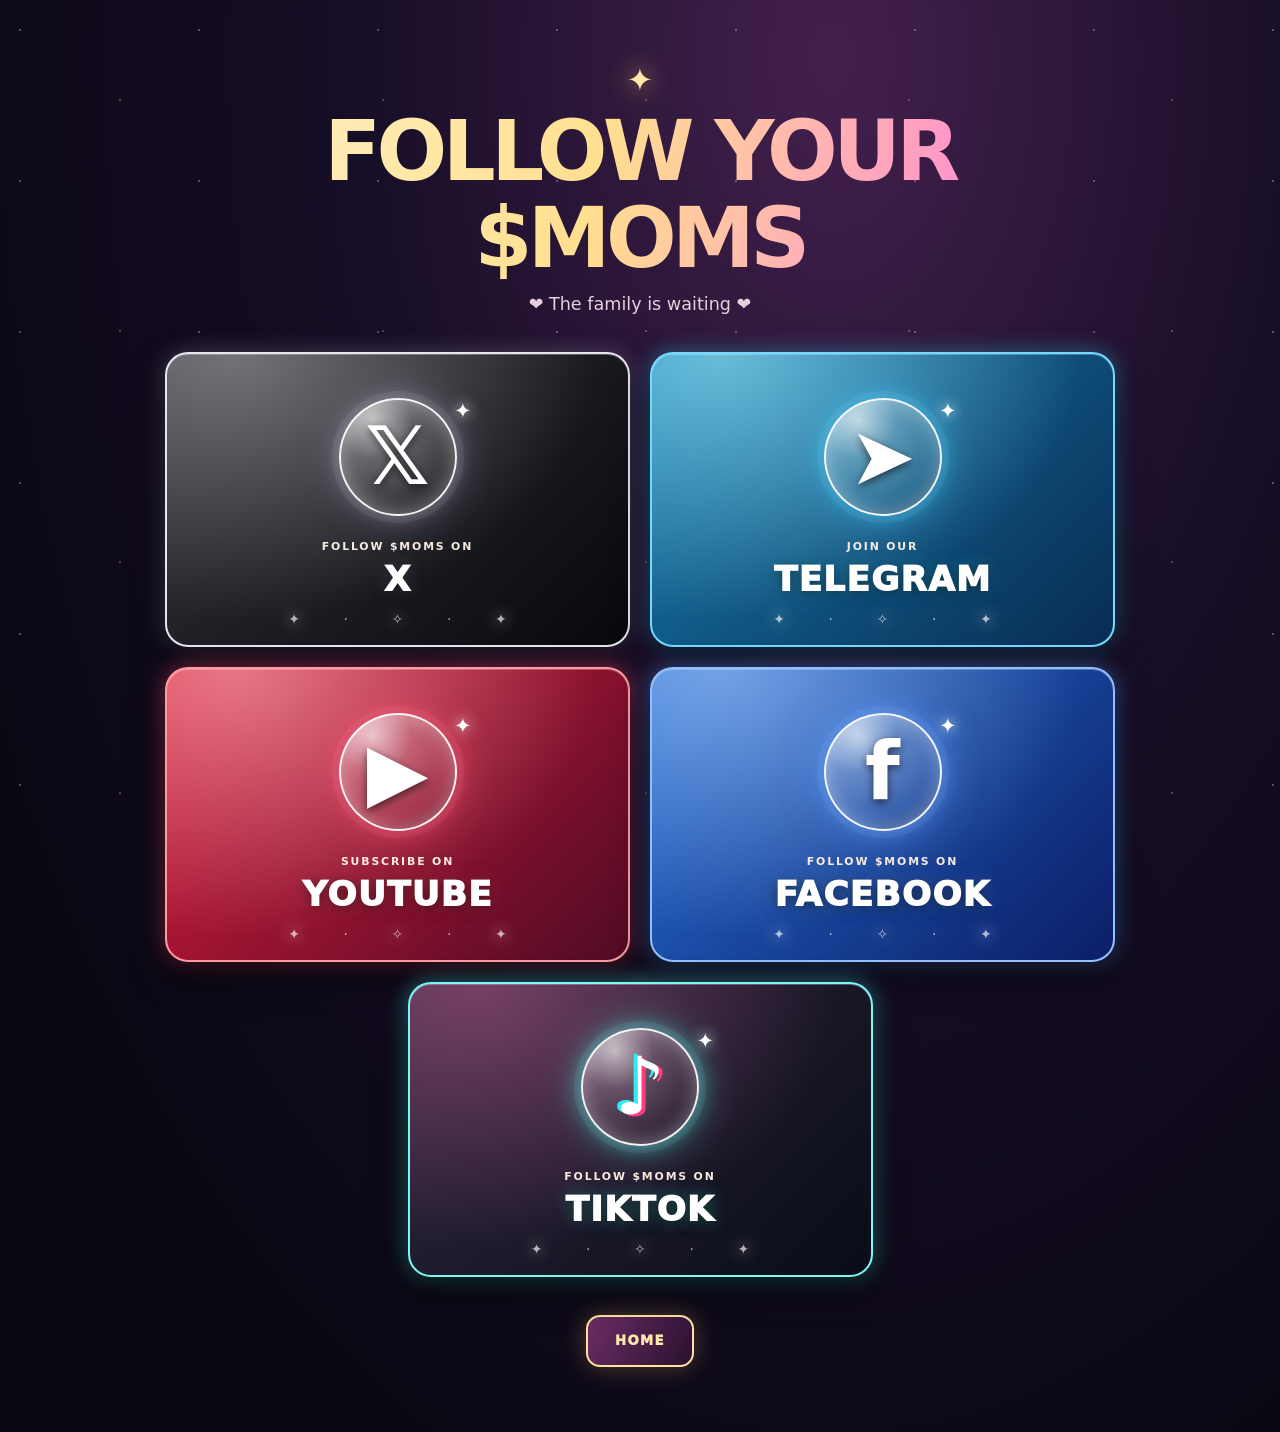
<file: itsmoms2point0youmofo/socials/index.html>
<!doctype html>
<html lang="en"><head><meta charset="utf-8"><meta name="viewport" content="width=device-width,initial-scale=1"><meta name="robots" content="noindex,nofollow"><meta name="description" content="Follow Your $MOMS everywhere."><title>MOMS 2.0 — Socials</title><link rel="icon" href="/favicon.png">
<style>
:root{color-scheme:dark;--gold:#f6d58c}*{box-sizing:border-box}html{scroll-behavior:smooth}body{margin:0;min-height:100vh;font-family:system-ui,-apple-system,Segoe UI,sans-serif;color:white;background:radial-gradient(ellipse at 65% 4%,#44204d 0%,#170e27 40%,#090711 85%)}body:before{content:"";position:fixed;inset:0;pointer-events:none;opacity:.28;background-image:radial-gradient(1px 1px at 20px 30px,#fff 99%,transparent),radial-gradient(1px 1px at 120px 100px,#ffd68e 99%,transparent);background-size:179px 151px,263px 231px}a{color:inherit;text-decoration:none}.shell{position:relative;width:min(950px,calc(100% - 32px));margin:0 auto;padding:45px 0 65px}.heading{text-align:center;margin:16px auto 38px}.heading .spark{display:block;color:#ffe9aa;font-size:32px;text-shadow:0 0 25px #ffc86b;animation:glint 3s ease-in-out infinite}.heading h1{font-size:clamp(2.4rem,7vw,5.2rem);line-height:1.05;letter-spacing:-.055em;margin:9px 0 11px;background:linear-gradient(105deg,#fff4cc,#ffdf90 45%,#ff8ecf 85%);color:transparent;background-clip:text;-webkit-background-clip:text}.heading p{margin:0;color:#e6cfdf;font-size:clamp(.96rem,2vw,1.1rem)}.social-grid{display:grid;grid-template-columns:repeat(2,minmax(0,1fr));gap:18px}.social-card{position:relative;isolation:isolate;display:flex;align-items:center;gap:18px;min-height:150px;padding:25px 22px;border-radius:23px;border:2px solid var(--edge);background:radial-gradient(ellipse at 15% 0%,var(--shine),transparent 65%),linear-gradient(135deg,var(--top),var(--bottom));box-shadow:0 15px 34px #0009,0 0 22px var(--glow),inset 0 1px #ffffff44;overflow:hidden;transition:transform .24s ease,filter .24s ease,box-shadow .24s ease}.social-card:before{content:"";position:absolute;inset:-70% -50%;background:linear-gradient(115deg,transparent 38%,#ffffff32 49%,transparent 60%);transform:translateX(-100%) rotate(15deg);transition:transform .75s ease;pointer-events:none}.social-card:hover:before,.social-card:focus-visible:before{transform:translateX(100%) rotate(15deg)}.social-card:hover,.social-card:focus-visible{transform:translateY(-6px) scale(1.015);filter:brightness(1.13);box-shadow:0 18px 40px #000b,0 0 35px var(--glow)}.social-card:focus-visible,.back:focus-visible{outline:3px solid white;outline-offset:5px}.social-emblem{position:relative;flex:none;width:83px;height:83px;display:grid;place-items:center;border:2px solid #ffffffc0;border-radius:23px;background:radial-gradient(circle at 30% 20%,#ffffff85,#ffffff14 60%,#00000030);box-shadow:inset 0 0 20px #ffffff40,0 0 21px var(--glow);font-size:3.6rem;font-weight:900;line-height:1;text-shadow:0 3px 9px #0009;animation:float 3.7s ease-in-out infinite}.social-copy{position:relative;display:flex;flex-direction:column;gap:7px;min-width:0}.social-copy small{font-size:.69rem;letter-spacing:.12em;font-weight:900;color:#fff3e7}.social-copy strong{font-size:clamp(1.2rem,2.7vw,1.85rem);letter-spacing:.025em;font-weight:1000;text-shadow:0 2px 12px #0009;overflow-wrap:anywhere}.social-arrow{position:relative;margin-left:auto;align-self:flex-start;font-size:24px;color:#fff7e3}.x{--top:#303038;--bottom:#08090e;--edge:#e6e6ef;--shine:#ffffff55;--glow:#e0d9ff44}.telegram{--top:#167aab;--bottom:#082c53;--edge:#75d9ff;--shine:#9feeff99;--glow:#38c9ff77}.youtube{--top:#d61b3b;--bottom:#510b25;--edge:#ff9aa2;--shine:#ffc6c68a;--glow:#ff4d6e88}.facebook{--top:#266dd3;--bottom:#0b1e66;--edge:#92bfff;--shine:#b7d7ff88;--glow:#589aff88}.tiktok{--top:#2b263c;--bottom:#0a0c17;--edge:#7df7f4;--shine:#ff72b25e;--glow:#48f5e777}.tiktok .social-emblem{text-shadow:-4px -2px #31eaf2,4px 2px #ff3b7f}.back-row{display:flex;justify-content:center;margin:38px 0 0}.back{display:inline-flex;align-items:center;justify-content:center;gap:12px;padding:15px 27px;min-height:52px;border:2px solid #ffe2a1;border-radius:14px;background:linear-gradient(120deg,#6d2d65,#29112f);box-shadow:0 0 25px #f4be634c;color:#ffe7ae;font-size:.83rem;font-weight:950;letter-spacing:.1em;transition:transform .2s,box-shadow .2s}.back:hover{transform:translateY(-3px);box-shadow:0 0 35px #f4be6388}.footer{text-align:center;color:#c7b4c4;font-size:.79rem;letter-spacing:.09em;margin-top:42px}@keyframes float{0%,100%{translate:0 0}50%{translate:0 -5px}}@keyframes glint{0%,100%{opacity:.5}50%{opacity:1}}@media(max-width:740px){.shell{padding-top:28px}.social-grid{grid-template-columns:1fr;gap:15px}.social-card{min-height:124px;padding:18px}.social-emblem{width:68px;height:68px;font-size:2.9rem}.heading{margin-bottom:28px}}@media(max-width:400px){.social-card{gap:11px;padding:15px 12px}.social-emblem{width:58px;height:58px;font-size:2.4rem}.social-copy small{font-size:.6rem}.social-copy strong{font-size:1.15rem}}@media(prefers-reduced-motion:reduce){*,*:before,*:after{animation:none!important;transition:none!important}}

/* Match homepage: every social card is a centered, immersive destination */
.social-grid{grid-template-columns:repeat(2,minmax(0,1fr));gap:20px}
.social-card{flex-direction:column;justify-content:center;align-items:center;text-align:center;min-height:285px;padding:28px 20px;gap:12px}
.social-emblem{width:104px;height:104px;border-radius:26px;font-size:4.6rem}
.social-copy{align-items:center;text-align:center;gap:8px}
.social-copy strong{font-size:clamp(1.55rem,3vw,2.15rem)}
.social-copy small{font-size:.75rem}
.social-arrow{position:absolute;top:16px;right:20px;margin:0;align-self:auto}
.social-card:last-child:nth-child(odd){grid-column:1/-1;width:min(100%,465px);justify-self:center}
@media(max-width:740px){.social-grid{grid-template-columns:1fr;gap:16px}.social-card{min-height:240px;padding:24px 16px}.social-emblem{width:90px;height:90px;font-size:3.8rem}.social-card:last-child:nth-child(odd){grid-column:auto;width:100%}}
@media(max-width:400px){.social-card{min-height:220px}.social-emblem{width:82px;height:82px;font-size:3.4rem}.social-copy strong{font-size:1.65rem}}

/* Strict centered layout: override all legacy left-alignment */
.social-grid .social-card{display:flex!important;flex-direction:column!important;align-items:center!important;justify-content:center!important;text-align:center!important;gap:12px!important}
.social-grid .social-card .social-emblem{display:grid!important;place-items:center!important;align-self:center!important;margin:0 auto!important;flex-shrink:0}
.social-grid .social-card .social-copy{display:flex!important;flex-direction:column!important;align-items:center!important;justify-content:center!important;text-align:center!important;width:100%!important;margin:0 auto!important}
.social-grid .social-card .social-copy small,.social-grid .social-card .social-copy strong{display:block!important;width:100%!important;text-align:center!important;margin:0 auto!important}
.social-grid .social-card .social-arrow{position:absolute!important;right:18px!important;top:14px!important;left:auto!important}

/* Social Portals 2.0 — vivid, full, centered, animated */
.social-grid{gap:20px}
.social-grid .social-card{min-height:295px!important;padding:25px 20px 26px!important;gap:9px!important;overflow:hidden;isolation:isolate}
.social-grid .social-card:after{content:"✦  ·  ✧  ·  ✦";position:absolute;bottom:18px;left:0;right:0;z-index:0;font-size:14px;letter-spacing:1.4em;text-indent:1.4em;color:#ffffffa8;text-shadow:0 0 15px #fff;pointer-events:none;animation:portalStars 3.6s ease-in-out infinite}
.social-grid .social-card .social-emblem{width:118px!important;height:118px!important;border-radius:50%!important;margin:0 auto 8px!important;font-size:5rem!important;z-index:1;isolation:isolate;background:radial-gradient(circle at 28% 18%,#ffffffa8 0%,#ffffff30 31%,#ffffff0a 68%,#00000044 100%);border:2px solid #ffffffed;box-shadow:inset 0 0 20px #ffffff66,0 0 20px var(--glow),0 0 40px var(--glow),0 0 0 7px #ffffff10;animation:portalBob 3.2s ease-in-out infinite;transition:transform .3s,box-shadow .3s}
.social-grid .social-card .social-emblem:before{content:"";position:absolute;inset:-15px;border:2px dashed #ffffffb8;border-radius:50%;box-shadow:0 0 18px var(--glow),inset 0 0 16px var(--glow);animation:portalOrbit 14s linear infinite;pointer-events:none}
.social-grid .social-card .social-emblem:after{content:"✦";position:absolute;right:-17px;top:1px;font-size:21px;color:#fff;text-shadow:0 0 13px #fff,0 0 24px var(--glow);animation:portalStars 2.3s ease-in-out infinite;pointer-events:none}
.social-grid .social-card .social-copy{z-index:1;gap:3px!important}
.social-grid .social-card .social-copy strong{font-size:clamp(1.6rem,3vw,2.15rem)!important;line-height:1.14;letter-spacing:.035em;text-shadow:0 2px 13px #000a,0 0 16px var(--glow)}
.social-grid .social-card .social-copy small{font-size:.68rem!important;letter-spacing:.17em!important;opacity:.96}
.social-grid .social-card .social-copy:after{content:"FOLLOW  ✦";display:inline-block;margin:12px auto 18px;padding:7px 18px;border:1px solid #ffffffb5;border-radius:999px;background:linear-gradient(120deg,#ffffff33,#ffffff0c);color:#fff;box-shadow:0 0 15px var(--glow),inset 0 1px #ffffff55;font-size:.68rem;font-weight:950;letter-spacing:.17em;text-shadow:0 1px 5px #000a}
.social-grid .telegram .social-copy:after{content:"JOIN  ✦"}
.social-grid .youtube .social-copy:after{content:"SUBSCRIBE  ✦"}
.social-grid .social-card .social-arrow{top:17px!important;right:20px!important;opacity:.72}
.social-grid .social-card:hover .social-emblem,.social-grid .social-card:focus-visible .social-emblem{transform:scale(1.12);box-shadow:inset 0 0 28px #ffffff99,0 0 40px var(--glow),0 0 75px var(--glow)}
@keyframes portalOrbit{to{transform:rotate(360deg)}}
@keyframes portalBob{0%,100%{translate:0 0}50%{translate:0 -6px}}
@keyframes portalStars{0%,100%{opacity:.35}50%{opacity:1}}
@media(max-width:740px){.social-grid .social-card{min-height:280px!important}.social-grid .social-card .social-emblem{width:110px!important;height:110px!important;font-size:4.5rem!important}}
@media(max-width:400px){.social-grid .social-card{min-height:268px!important}.social-grid .social-card .social-emblem{width:102px!important;height:102px!important;font-size:4.2rem!important}}
@media(prefers-reduced-motion:reduce){.social-grid .social-card:after,.social-grid .social-card .social-emblem,.social-grid .social-card .social-emblem:before,.social-grid .social-card .social-emblem:after{animation:none!important}}

/* Remove rotating dashed orbital lines for a cleaner premium look */
.social-grid .social-card .social-emblem:before{content:none!important;display:none!important;animation:none!important}

/* Clean card copy: remove redundant button-within-button CTA pills */
.social-grid .social-card .social-copy:after{content:none!important;display:none!important}
.social-grid .social-card{gap:16px!important}
.social-grid .social-card .social-copy{gap:7px!important}
</style></head><body><main class="shell"><header class="heading"><span class="spark" aria-hidden="true">✦</span><h1>FOLLOW YOUR $MOMS</h1><p>❤️ The family is waiting ❤️</p></header><section class="social-grid" aria-label="Your Moms social channels"><a class="social-card x" href="https://x.com/Yourmomstoken" target="_blank" rel="noopener noreferrer" aria-label="FOLLOW $MOMS ON X"><span class="social-emblem" aria-hidden="true">𝕏</span><span class="social-copy"><small>FOLLOW $MOMS ON</small><strong>X</strong></span></a>
<a class="social-card telegram" href="https://t.me/MOMS_Solana" target="_blank" rel="noopener noreferrer" aria-label="JOIN OUR TELEGRAM"><span class="social-emblem" aria-hidden="true">➤</span><span class="social-copy"><small>JOIN OUR</small><strong>TELEGRAM</strong></span></a>
<a class="social-card youtube" href="https://youtube.com/@yourmomsshow" target="_blank" rel="noopener noreferrer" aria-label="SUBSCRIBE ON YOUTUBE"><span class="social-emblem" aria-hidden="true">▶</span><span class="social-copy"><small>SUBSCRIBE ON</small><strong>YOUTUBE</strong></span></a>
<a class="social-card facebook" href="https://www.facebook.com/share/1CJecmBx9e/" target="_blank" rel="noopener noreferrer" aria-label="FOLLOW $MOMS ON FACEBOOK"><span class="social-emblem" aria-hidden="true">f</span><span class="social-copy"><small>FOLLOW $MOMS ON</small><strong>FACEBOOK</strong></span></a>
<a class="social-card tiktok" href="https://www.tiktok.com/@yourmomsshow" target="_blank" rel="noopener noreferrer" aria-label="FOLLOW $MOMS ON TIKTOK"><span class="social-emblem" aria-hidden="true">♪</span><span class="social-copy"><small>FOLLOW $MOMS ON</small><strong>TIKTOK</strong></span></a></section><div class="back-row"><a class="back" href="/itsmoms2point0youmofo/">HOME</a></div></main></body></html>
</file>
<file: mint/assets/index-9dTyh-P0.css>
*{box-sizing:border-box}html,body{min-height:100%;margin:0;font-family:Arial,Helvetica,sans-serif}body{color:#2b1900;min-height:100vh;background-color:#b87500;background-image:radial-gradient(circle at 50% 5%,#fff7bd 0%,#f5c84a 18%,transparent 38%),radial-gradient(circle at 10% 28%,#ffe68a 0%,transparent 28%),radial-gradient(circle at 90% 72%,#ffd75a 0%,transparent 30%),linear-gradient(135deg,#8d5000 0%,#d89a12 24%,#f3cc5b 48%,#b86e00 72%,#f0bd38 100%);background-attachment:fixed}button{font-family:inherit}.mint-page{justify-content:center;align-items:center;min-height:100vh;padding:42px 18px;display:flex;position:relative;overflow:hidden}.mint-page:before{content:"✦  ·  ✧  ✦  ·  ✦  ✧  ·  ✦  ·  ✧  ✦  ·  ✦  ✧  ·  ✦  ✧  ·  ✦  ·  ✧  ✦  ·  ✦  ✧  ·  ✦";position:fixed;inset:-5% -10%;z-index:2;color:#fffce8;font-size:clamp(18px,3vw,38px);line-height:3.1;letter-spacing:18px;word-spacing:28px;opacity:.72;text-shadow:0 0 5px #fff,0 0 12px #fff4a8,0 0 25px #ffd000;pointer-events:none;animation:starField 4.8s ease-in-out infinite alternate}.mint-page:after{content:"✧   ✦   ·   ✧   ✦   ·   ✦   ✧   ·   ✦   ·   ✧   ✦   ·   ✧   ✦";position:fixed;inset:5% -5%;z-index:2;color:#fff8c7;font-size:clamp(13px,2vw,27px);line-height:4.4;letter-spacing:30px;opacity:.55;text-shadow:0 0 6px #fff,0 0 16px #ffd84d;pointer-events:none;animation:starField2 3.2s ease-in-out infinite alternate}.mint-card{text-align:center;background:linear-gradient(145deg,rgba(255,239,159,.96),rgba(218,154,23,.97) 26%,rgba(123,70,0,.98) 58%,rgba(232,180,55,.97) 100%);border:3px solid #fff0a0;border-radius:30px;width:100%;max-width:560px;padding:36px 36px 38px;position:relative;z-index:3;overflow:hidden;box-shadow:0 28px 80px #5a310099,0 0 32px #fff1a0,0 0 85px #ffc40099,inset 0 0 55px #fff3b84a;animation:vaultGlow 3s ease-in-out infinite}.mint-card:before{content:"";background:linear-gradient(90deg,transparent,#fff,#fff5b8,#ffc928,#fff,#ffe66d,transparent);width:90%;height:5px;position:absolute;top:0;left:5%;box-shadow:0 0 18px #fff,0 0 38px #ffd000;animation:topShimmer 2.5s linear infinite;background-size:200% 100%}.mint-card:after{content:"✦";position:absolute;top:18px;right:24px;color:#fff;font-size:30px;text-shadow:0 0 8px #fff,0 0 18px #ffe16b,0 0 28px #ffb300;animation:twinkle 1.4s ease-in-out infinite}.eyebrow{display:none}h1{margin:0;font-size:0;line-height:1}h1:before{content:"";background-image:url(https://gateway.irys.xyz/3svaKgo2YC7QKGhjZ1CWgDdbPWkAZ3rjG4Je5eJMvUYf);background-position:50%;background-size:cover;border:4px solid #fff1a0;border-radius:24px;width:220px;height:220px;margin:0 auto 22px;display:block;box-shadow:0 14px 32px #57300099,0 0 28px #fff2a8,0 0 58px #ffc400;animation:portraitGlow 2.8s ease-in-out infinite}h1:after{content:"THE GENESIS MOMS NFT COLLECTION";color:#2d1900;letter-spacing:-2px;text-transform:uppercase;text-shadow:0 1px #fff0a0,0 0 8px #fff5c7;max-width:470px;margin:0 auto;font-size:44px;font-weight:900;line-height:.98;display:block}.tagline{color:#392200;max-width:420px;margin:20px auto 26px;font-size:17px;font-weight:600;line-height:1.45}.supply{justify-content:center;align-items:center;gap:12px;margin:4px 0;display:flex}.supply strong{color:#3b2100;text-shadow:0 1px #fff2a0,0 0 10px #fff;font-size:54px;font-weight:900;line-height:1}.supply span{text-align:left;color:#3a2200;max-width:145px;font-size:17px;font-weight:900;line-height:1.15}.mint-counter{color:#321d00;letter-spacing:1.5px;text-align:center;background:linear-gradient(90deg,#fff0a052,#fff8cfb8,#fff0a052);border:2px solid #fff0a0;border-radius:15px;width:100%;margin:24px auto 18px;padding:15px 16px;font-size:25px;font-weight:900;box-shadow:inset 0 0 22px #fff9d66b,0 0 18px #7d480052}.details{grid-template-columns:1fr 1fr;gap:12px;margin:18px 0;display:grid}.details div{background:linear-gradient(145deg,#fff8d6b8,#f4c54b7d);border:1px solid #fff1a0;border-radius:14px;padding:16px 10px;box-shadow:inset 0 0 16px #fff6cf59}.details span{color:#654000;letter-spacing:1.6px;margin-bottom:6px;font-size:10px;font-weight:900;display:block}.details strong{color:#2c1900;font-size:20px}.never-more{color:#3a2100;letter-spacing:2.5px;text-transform:uppercase;margin:22px 0 24px;font-size:13px;font-weight:900;text-shadow:0 1px #fff0a0}.wallet-status{color:#3d2700;margin-bottom:12px;font-size:14px;font-weight:800}.wallet-button,.mint-button,.disconnect-button{cursor:pointer;border-radius:14px;width:100%;min-height:54px;margin-top:9px;padding:13px 16px;font-size:16px;font-weight:900;transition:transform .15s,box-shadow .15s,opacity .15s}.wallet-button:hover,.mint-button:hover,.disconnect-button:hover{transform:translateY(-2px)}.wallet-button{color:#2c1900;background:#fff4bd8c;border:2px solid #fff1a0;box-shadow:0 0 18px #fff0a080}.wallet-button:hover{background:#fff7d1c4;box-shadow:0 0 30px #fff1a0}.mint-button{color:#291700;background:linear-gradient(110deg,#c98500,#fff7c9,#ffd84d,#fff,#e3a20d);background-size:220% 100%;border:2px solid #fff;font-size:18px;box-shadow:0 8px 25px #70400070,0 0 28px #fff0a0;animation:buttonGold 2.7s linear infinite}.mint-button:hover{box-shadow:0 10px 30px #70400070,0 0 42px #fff5bd}.mint-button:disabled{color:#776b52;cursor:not-allowed;box-shadow:none;background:#c2b38f;border-color:#d5c69f;transform:none;animation:none}.disconnect-button{color:#402700;background:#fff5c95c;border:1px solid #fff0a0;min-height:42px;font-size:13px}.wallet-picker{background:#5b3400c9;border:1px solid #fff0a0;border-radius:15px;margin:15px 0;padding:17px;box-shadow:inset 0 0 20px #fff4bd33}.wallet-picker-title{color:#fff8d5;margin-bottom:10px;font-size:15px;font-weight:900}.wallet-list{width:100%}.message{overflow-wrap:anywhere;margin-top:16px;font-size:13px;font-weight:700;line-height:1.45}.message.success{color:#164f21}.message.error{color:#7d0015}.network{color:#654000;letter-spacing:1.8px;text-transform:uppercase;margin:22px 0 0;font-size:10px;font-weight:900}.hidden{display:none!important}.rarities{flex-wrap:wrap;justify-content:center;gap:10px;margin:18px 0;display:flex}.rarities span{color:#382000;white-space:nowrap;border:1px solid #fff0a0;border-radius:10px;padding:8px 11px;font-size:12px;font-weight:900;background:#fff3b875;box-shadow:0 0 12px #fff2aa59}.launch-time{display:none}@keyframes starField{0%{opacity:.38;transform:translateY(8px) scale(.96);filter:brightness(.9)}50%{opacity:.92;filter:brightness(1.5)}100%{opacity:.55;transform:translateY(-12px) scale(1.03);filter:brightness(1.15)}}@keyframes starField2{0%{opacity:.2;transform:translateX(-8px);filter:brightness(.8)}100%{opacity:.8;transform:translateX(12px);filter:brightness(1.6)}}@keyframes vaultGlow{0%,100%{box-shadow:0 28px 80px #5a310099,0 0 28px #fff1a0,0 0 65px #ffc40073,inset 0 0 55px #fff3b84a}50%{box-shadow:0 28px 80px #5a310099,0 0 48px #fff,0 0 100px #ffd000a6,inset 0 0 70px #fff7d166}}@keyframes topShimmer{0%{background-position:200% 0}100%{background-position:-200% 0}}@keyframes twinkle{0%,100%{opacity:.3;transform:scale(.65) rotate(0)}50%{opacity:1;transform:scale(1.3) rotate(45deg)}}@keyframes portraitGlow{0%,100%{box-shadow:0 14px 32px #57300099,0 0 22px #fff0a0,0 0 45px #ffc40070}50%{box-shadow:0 14px 32px #57300099,0 0 38px #fff,0 0 78px #ffd000a8}}@keyframes buttonGold{0%{background-position:100% 50%}100%{background-position:-100% 50%}}@media (width<=520px){.mint-page{padding:18px 12px}.mint-card{border-radius:22px;padding:28px 20px}h1:before{width:190px;height:190px}h1:after{letter-spacing:-1.5px;font-size:35px}.details{grid-template-columns:1fr}.supply strong{font-size:46px}.mint-counter{font-size:21px}.rarities{flex-direction:column;align-items:stretch;gap:7px;display:flex}.rarities span{text-align:center;width:100%}.mint-page:before{font-size:18px;letter-spacing:10px}.mint-page:after{font-size:13px;letter-spacing:16px}}@media(prefers-reduced-motion:reduce){.mint-page:before,.mint-page:after,.mint-card,h1:before,.mint-card:before,.mint-card:after,.mint-button{animation:none}}
</file>
